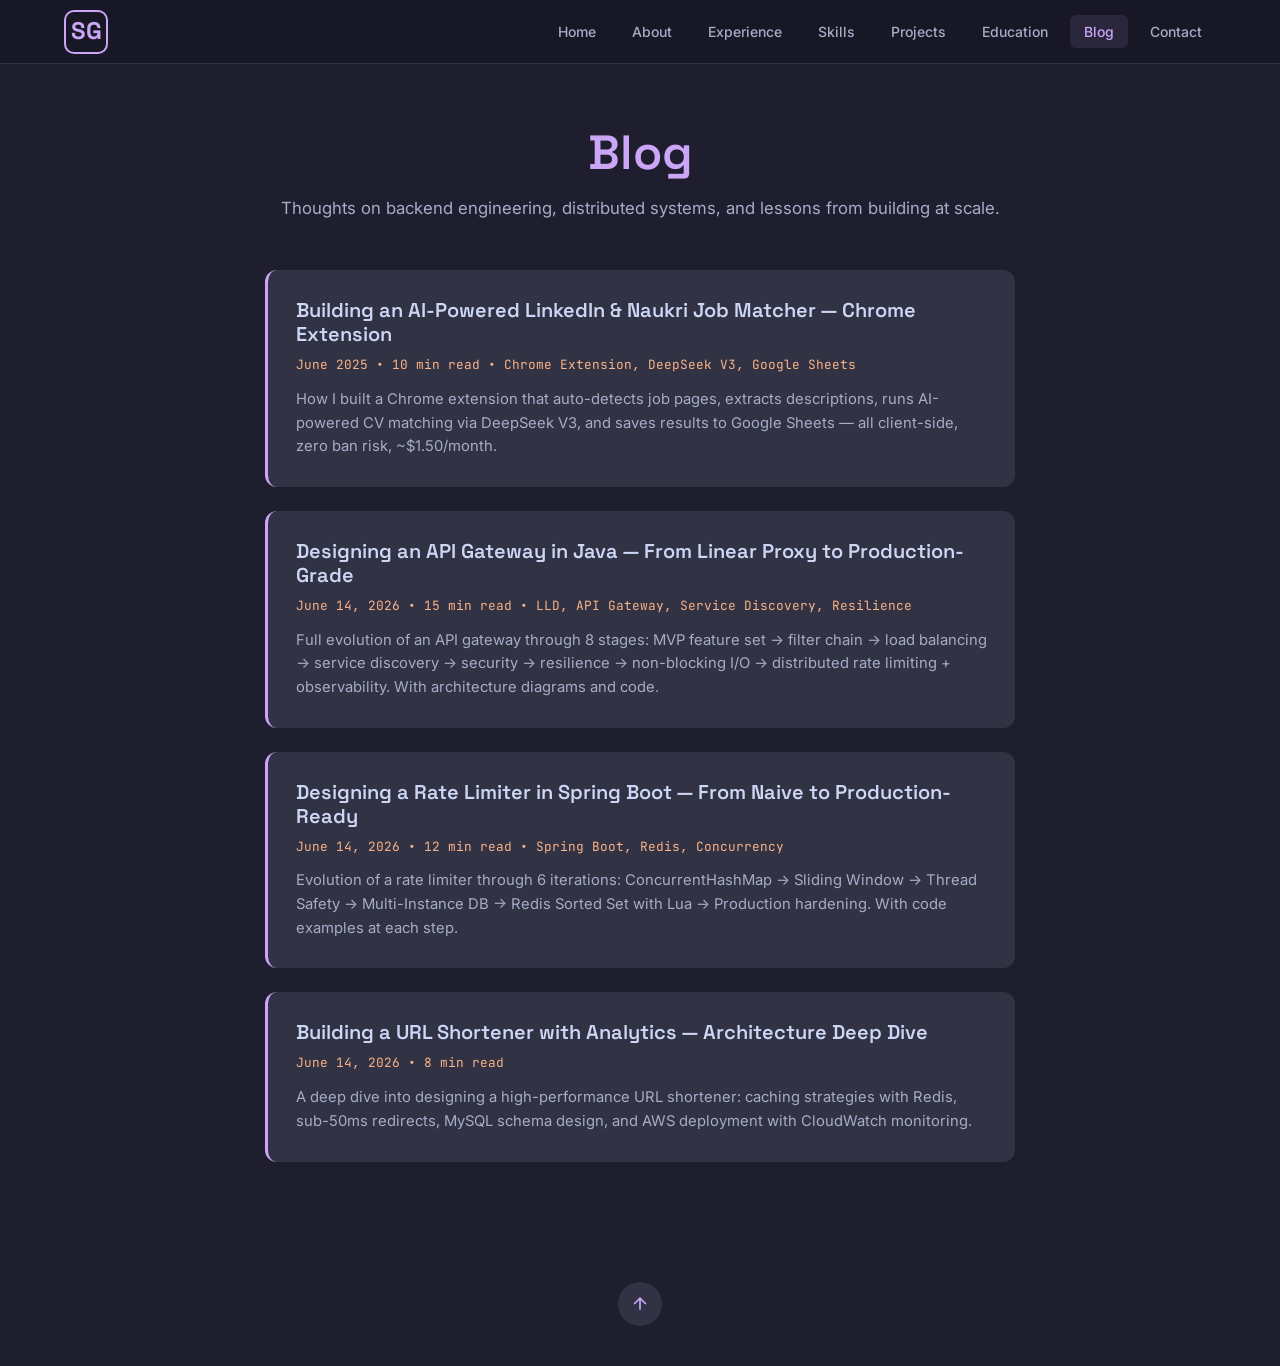
<file: blogs/index.html>
<!DOCTYPE html>
<html lang="en">
<head>
    <meta charset="UTF-8">
    <meta name="viewport" content="width=device-width, initial-scale=1.0">
    <meta name="description" content="Sagar Gupta — Blog on Backend Engineering, Distributed Systems, and building at scale.">
    <meta property="og:title" content="Sagar Gupta — Blog">
    <meta property="og:description" content="Thoughts on backend engineering, distributed systems, and lessons from building at scale.">
    <meta property="og:type" content="website">
    <title>Blog — Sagar Gupta</title>

    <link rel="icon" type="image/svg+xml" href="../assets/favicon.svg">

    <link rel="preconnect" href="https://fonts.googleapis.com">
    <link rel="preconnect" href="https://fonts.gstatic.com" crossorigin>
    <link href="https://fonts.googleapis.com/css2?family=Inter:wght@300;400;500;600;700&family=Space+Grotesk:wght@400;500;600;700&family=JetBrains+Mono:wght@400;500&display=swap" rel="stylesheet">

    <link rel="stylesheet" href="../styles/main.css">
    <link rel="stylesheet" href="../styles/blog.css">
</head>
<body>

    <!-- Navigation -->
    <nav class="navbar scrolled" id="navbar">
        <div class="nav-container container">
            <a href="../#hero" class="nav-logo">SG</a>
            <ul class="nav-links">
                <li><a href="../#hero" class="nav-link">Home</a></li>
                <li><a href="../#about" class="nav-link">About</a></li>
                <li><a href="../#experience" class="nav-link">Experience</a></li>
                <li><a href="../#skills" class="nav-link">Skills</a></li>
                <li><a href="../#projects" class="nav-link">Projects</a></li>
                <li><a href="../#education" class="nav-link">Education</a></li>
                <li><a href="/blogs/" class="nav-link active">Blog</a></li>
                <li><a href="../#contact" class="nav-link">Contact</a></li>
            </ul>
        </div>
    </nav>

    <!-- Blog Listing -->
    <section class="blog-page">
        <div class="container">
            <div class="blog-page-header">
                <h1>Blog</h1>
                <p>Thoughts on backend engineering, distributed systems, and lessons from building at scale.</p>
            </div>
            <div class="blog-list">

                <a href="/blogs/job-matcher-chrome-extension/" class="blog-post-card">
                    <h2>Building an AI-Powered LinkedIn & Naukri Job Matcher — Chrome Extension</h2>
                    <div class="blog-post-meta">June 2025 &bull; 10 min read &bull; Chrome Extension, DeepSeek V3, Google Sheets</div>
                    <p>How I built a Chrome extension that auto-detects job pages, extracts descriptions, runs AI-powered CV matching via DeepSeek V3, and saves results to Google Sheets — all client-side, zero ban risk, ~$1.50/month.</p>
                </a>

                <a href="/blogs/api-gateway-design/" class="blog-post-card">
                    <h2>Designing an API Gateway in Java — From Linear Proxy to Production-Grade</h2>
                    <div class="blog-post-meta">June 14, 2026 &bull; 15 min read &bull; LLD, API Gateway, Service Discovery, Resilience</div>
                    <p>Full evolution of an API gateway through 8 stages: MVP feature set → filter chain → load balancing → service discovery → security → resilience → non-blocking I/O → distributed rate limiting + observability. With architecture diagrams and code.</p>
                </a>

                <a href="/blogs/rate-limiter-design/" class="blog-post-card">
                    <h2>Designing a Rate Limiter in Spring Boot — From Naive to Production-Ready</h2>
                    <div class="blog-post-meta">June 14, 2026 &bull; 12 min read &bull; Spring Boot, Redis, Concurrency</div>
                    <p>Evolution of a rate limiter through 6 iterations: ConcurrentHashMap → Sliding Window → Thread Safety → Multi-Instance DB → Redis Sorted Set with Lua → Production hardening. With code examples at each step.</p>
                </a>

                <a href="/blogs/url-shortener-deep-dive/" class="blog-post-card">
                    <h2>Building a URL Shortener with Analytics — Architecture Deep Dive</h2>
                    <div class="blog-post-meta">June 14, 2026 &bull; 8 min read</div>
                    <p>A deep dive into designing a high-performance URL shortener: caching strategies with Redis, sub-50ms redirects, MySQL schema design, and AWS deployment with CloudWatch monitoring.</p>
                </a>

            </div>
        </div>
    </section>

    <!-- Back to Top -->
    <div class="back-to-top-wrapper">
        <a href="#" class="back-to-top" aria-label="Back to top">
            <svg width="20" height="20" viewBox="0 0 24 24" fill="none" stroke="currentColor" stroke-width="2">
                <path d="M12 19V5M5 12l7-7 7 7"/>
            </svg>
        </a>
    </div>

</body>
</html>
</file>
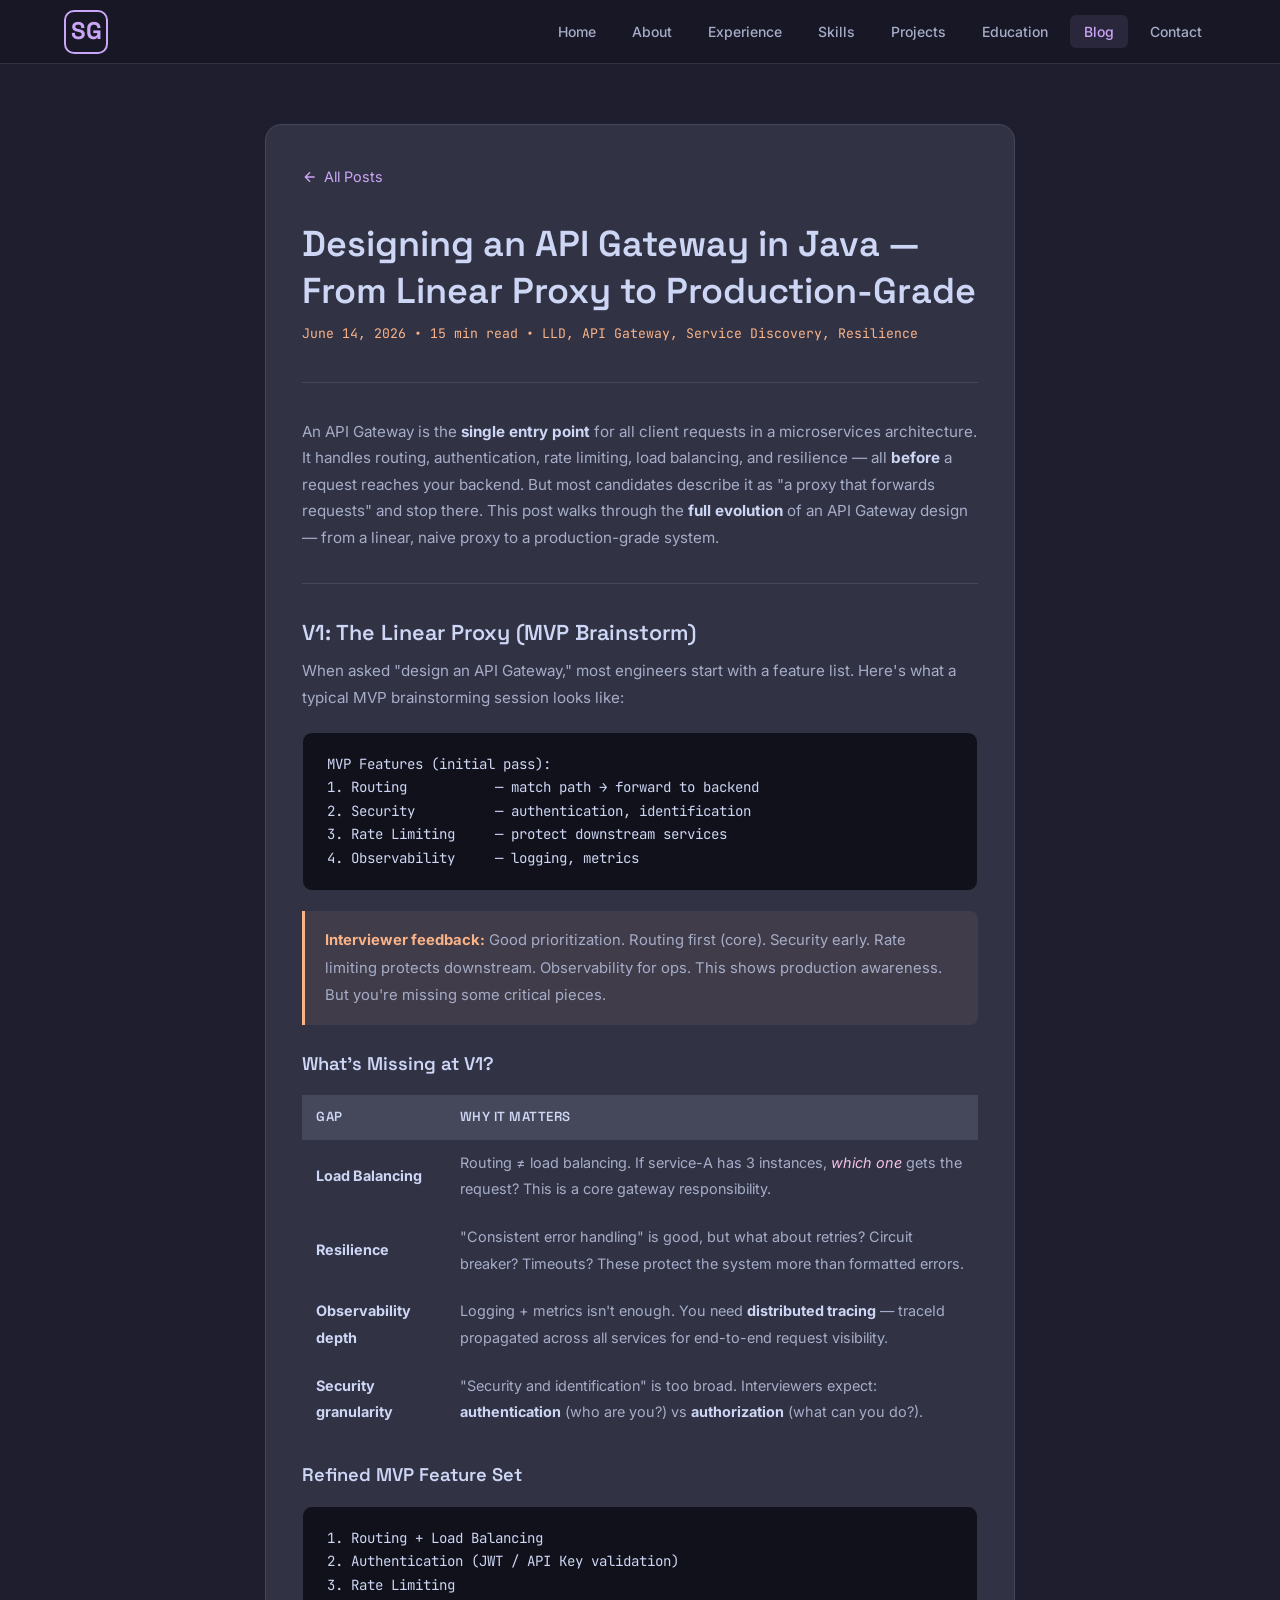
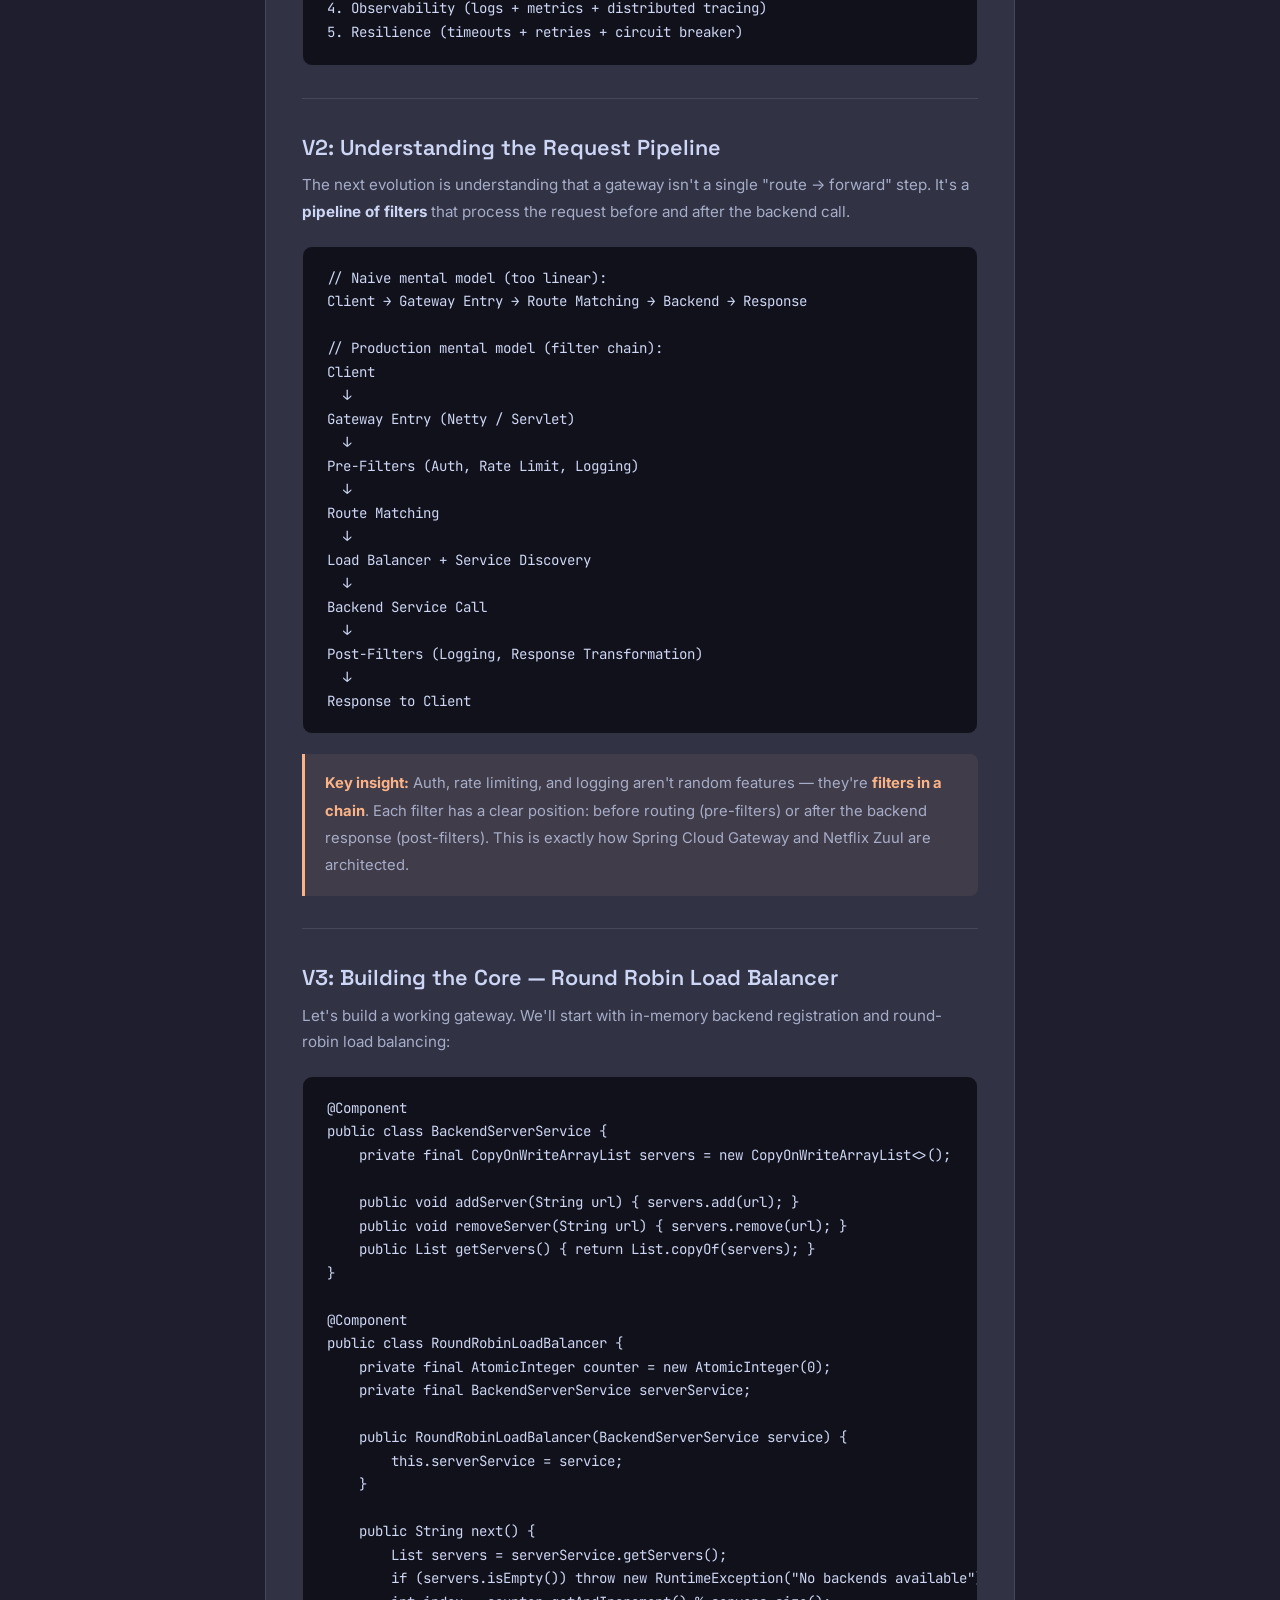
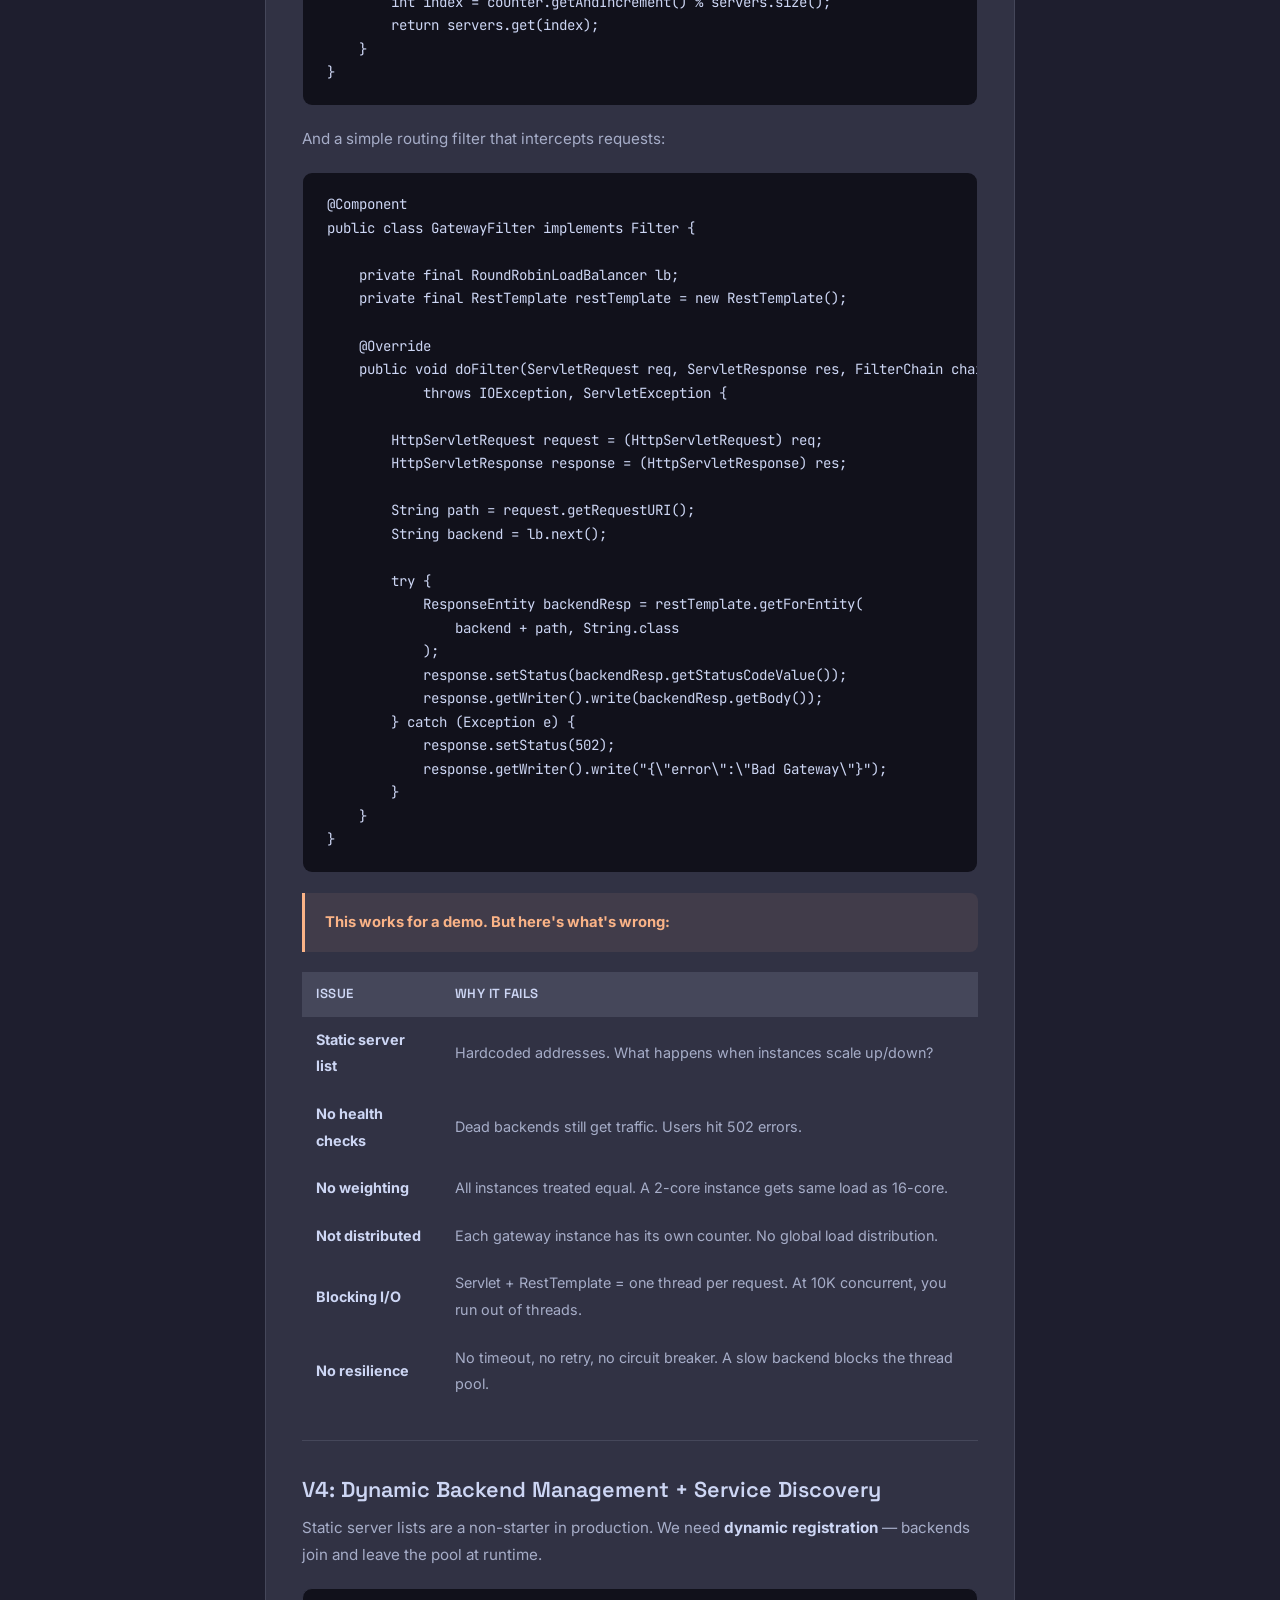
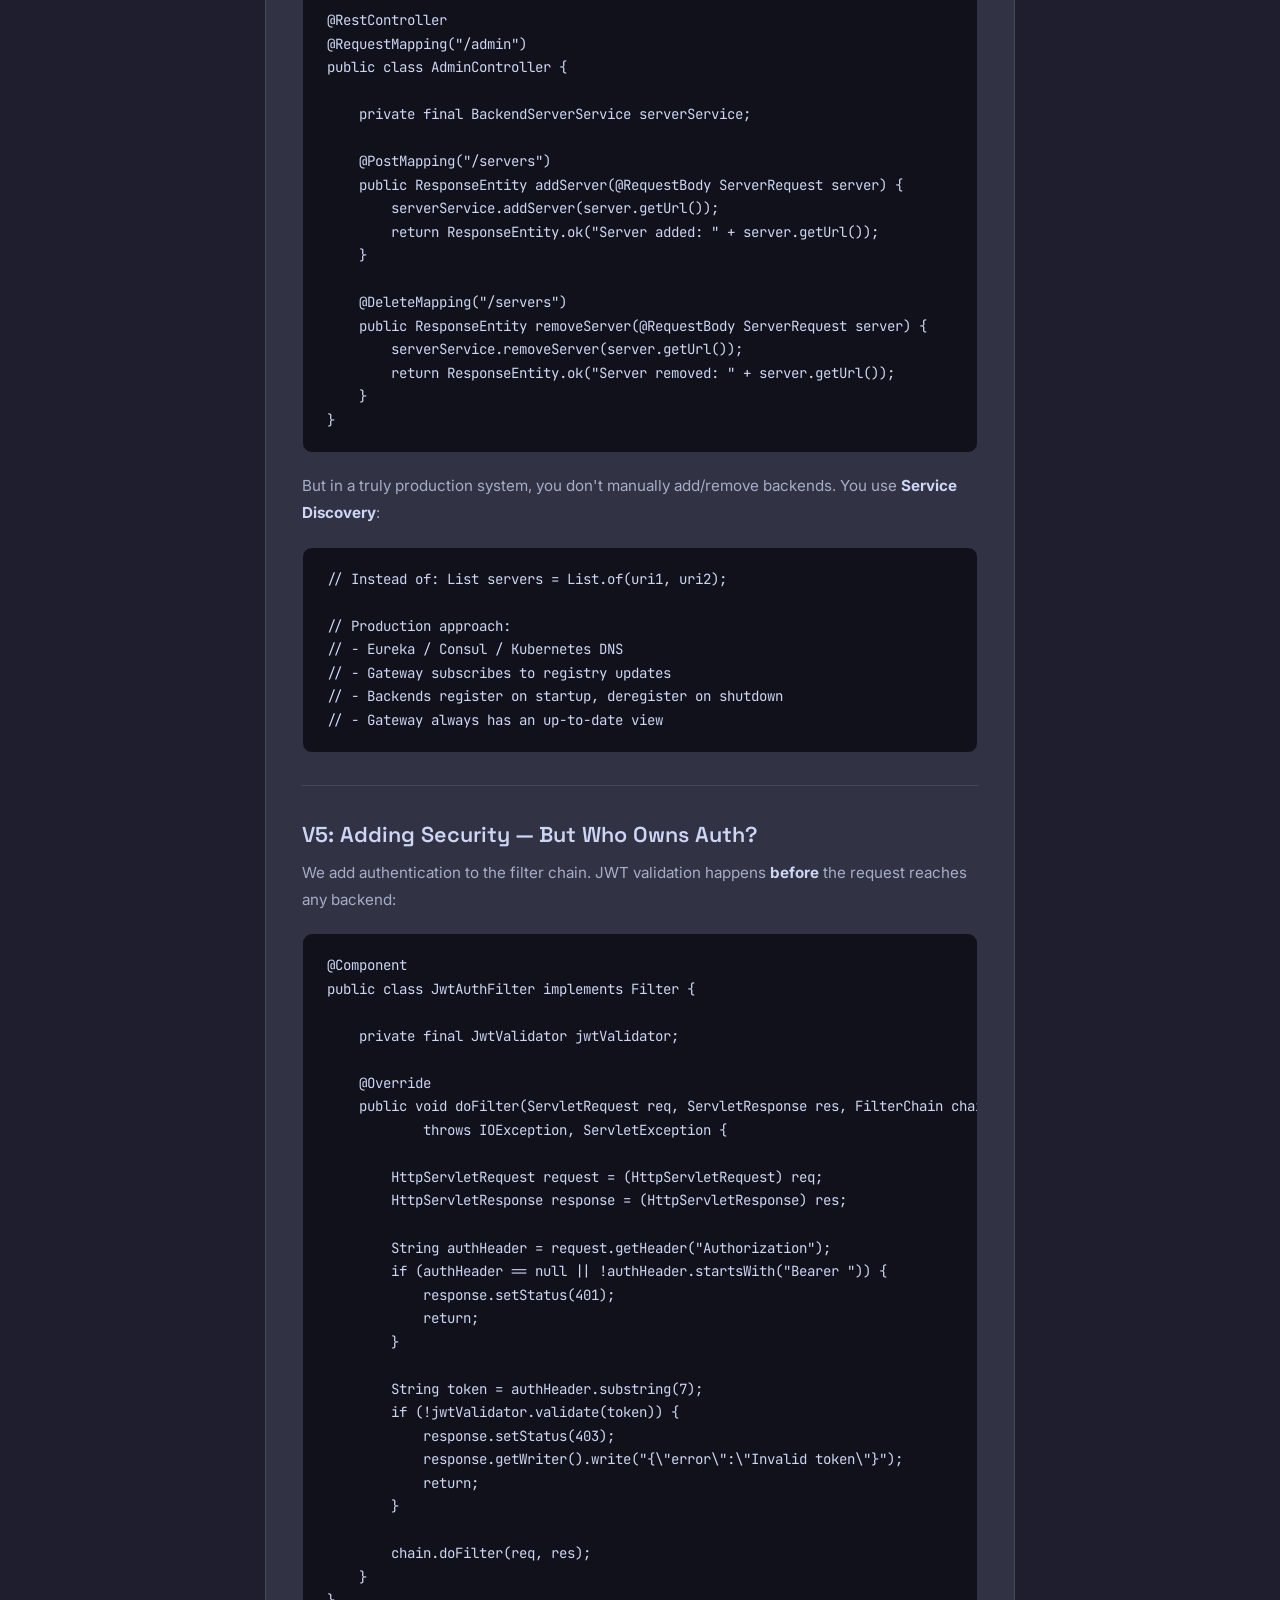
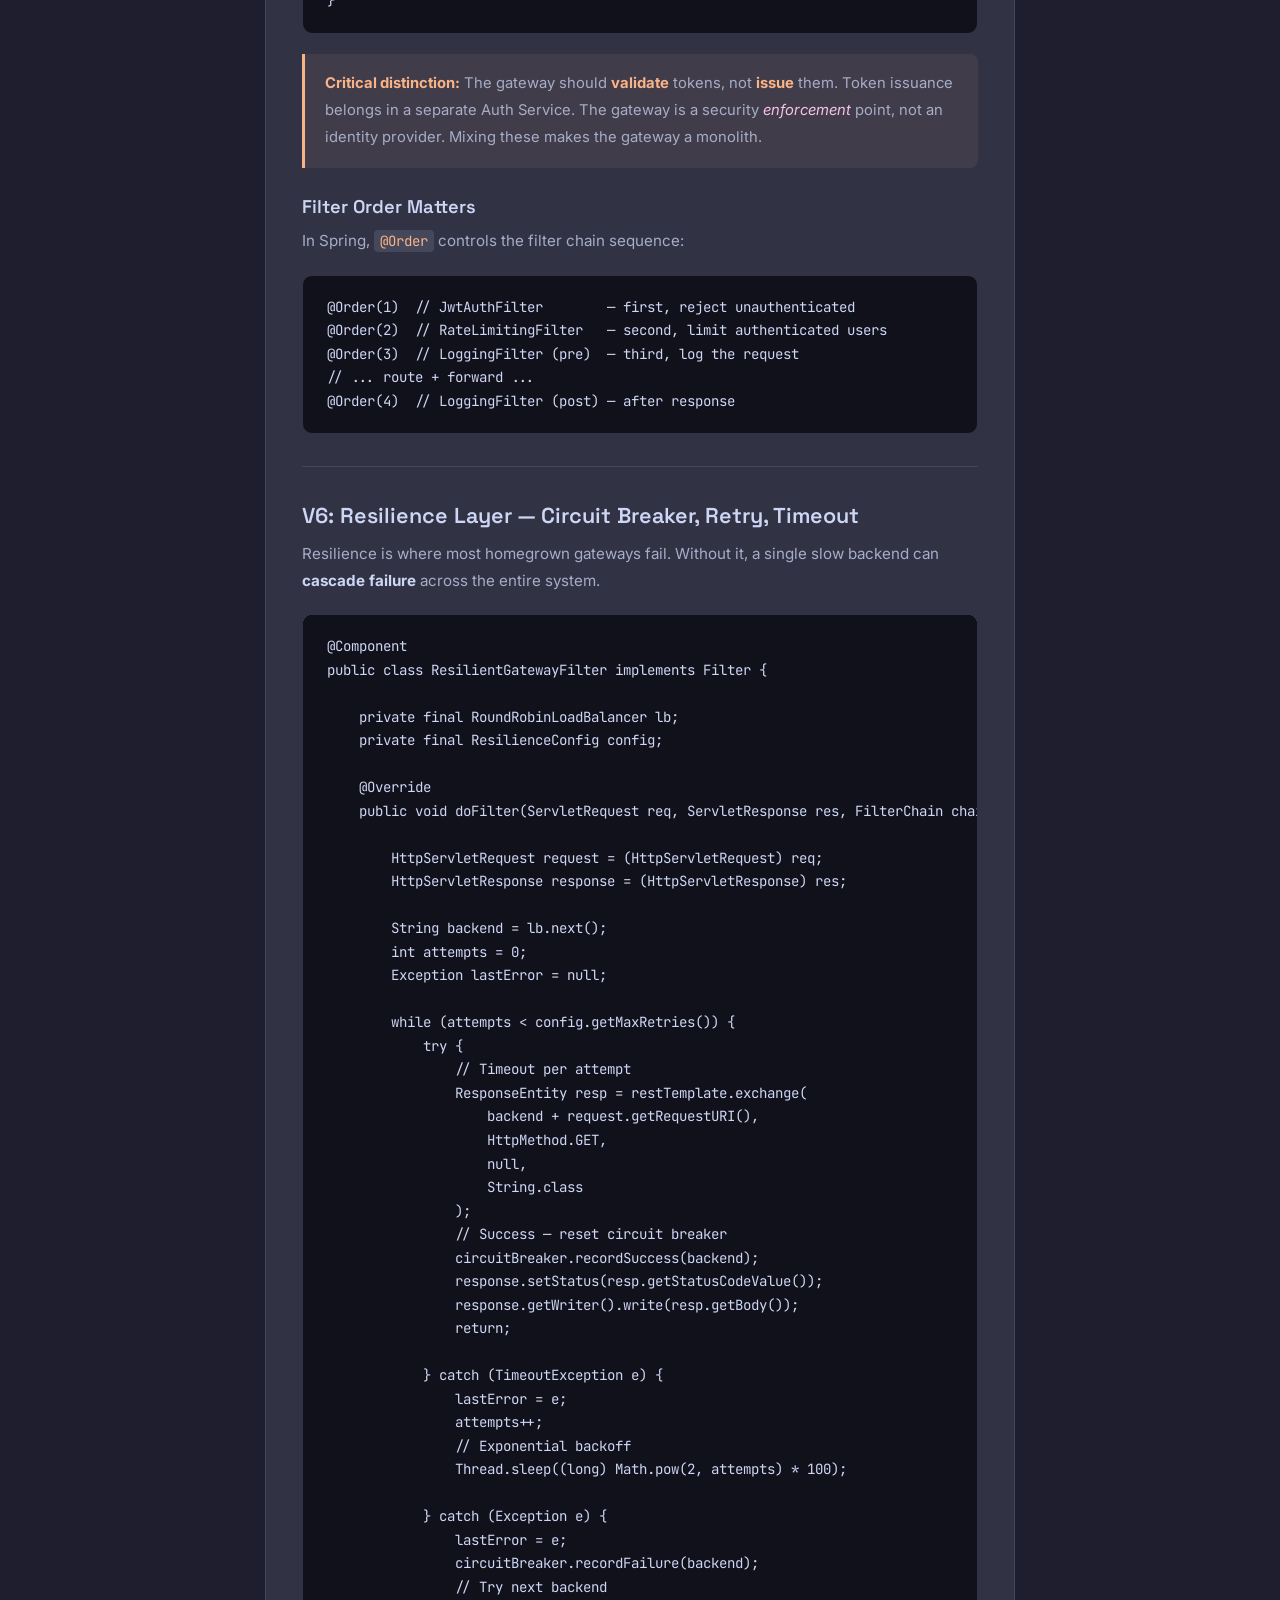
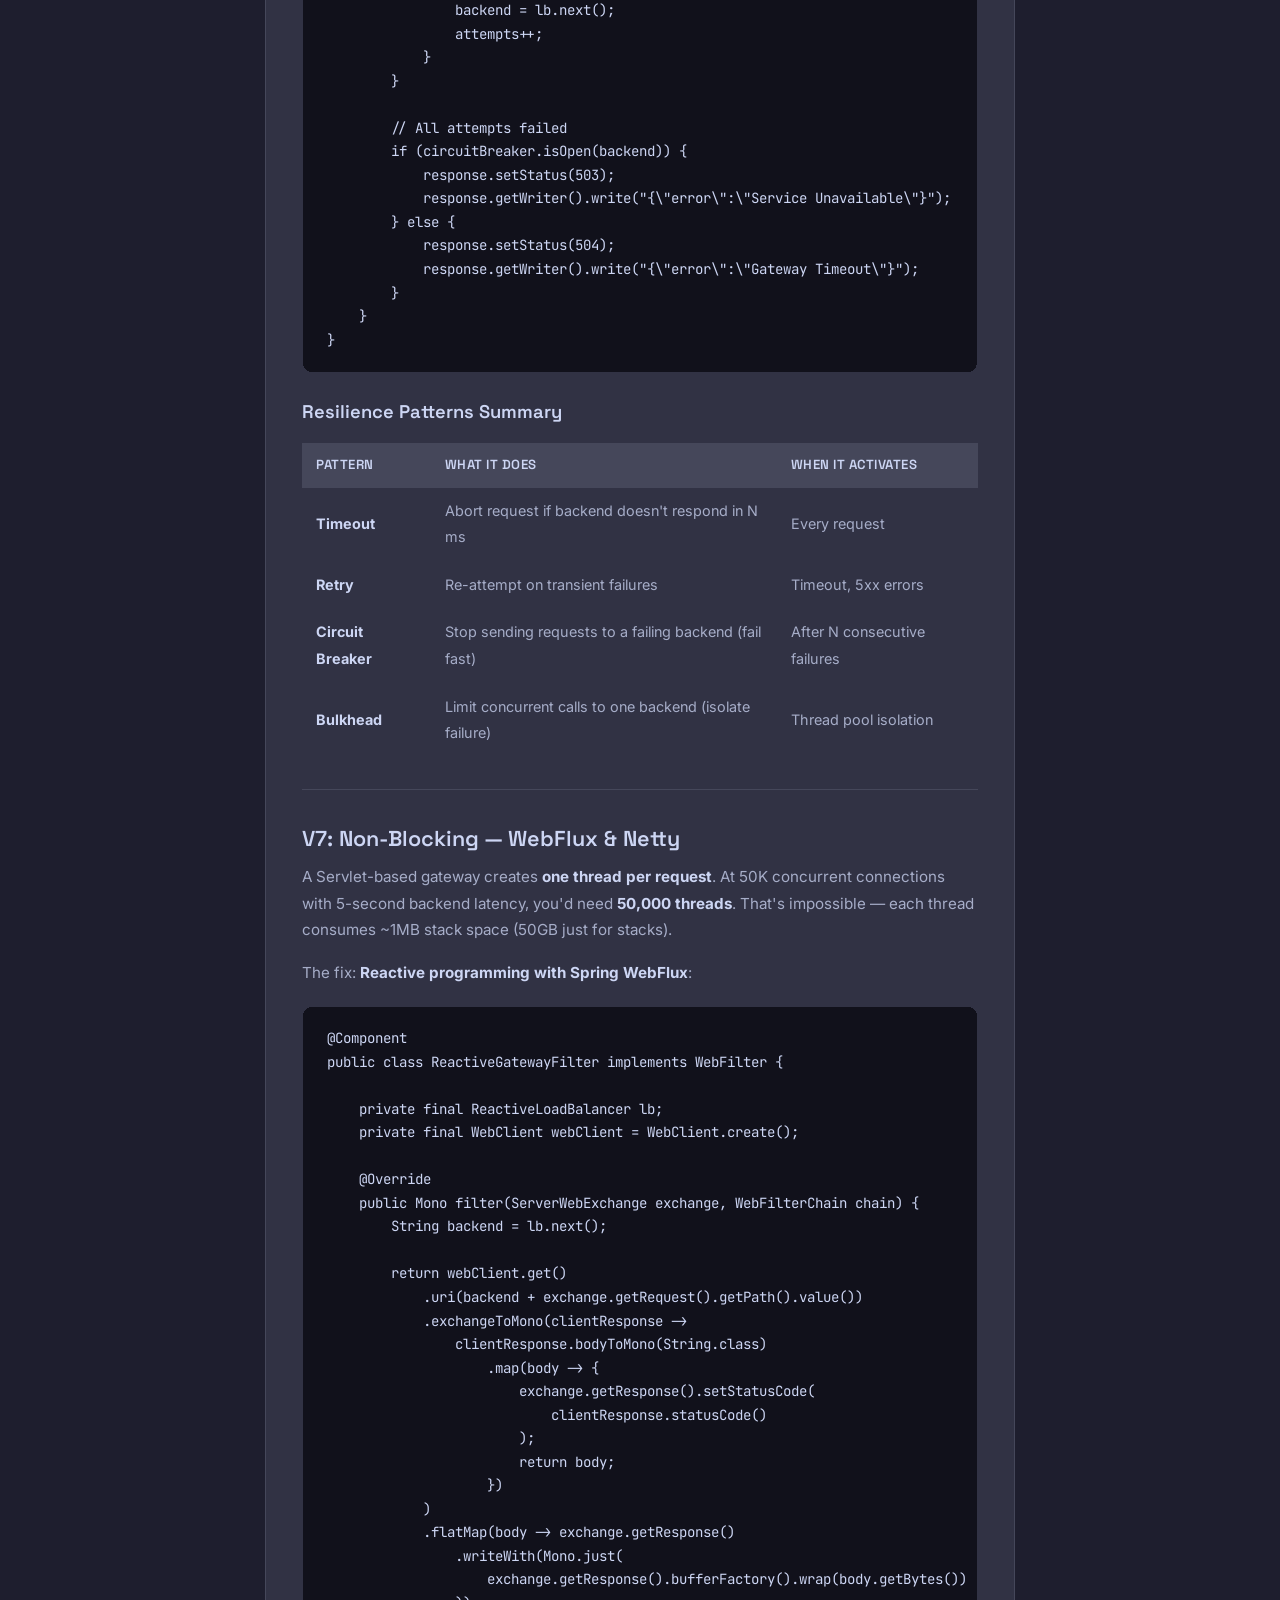
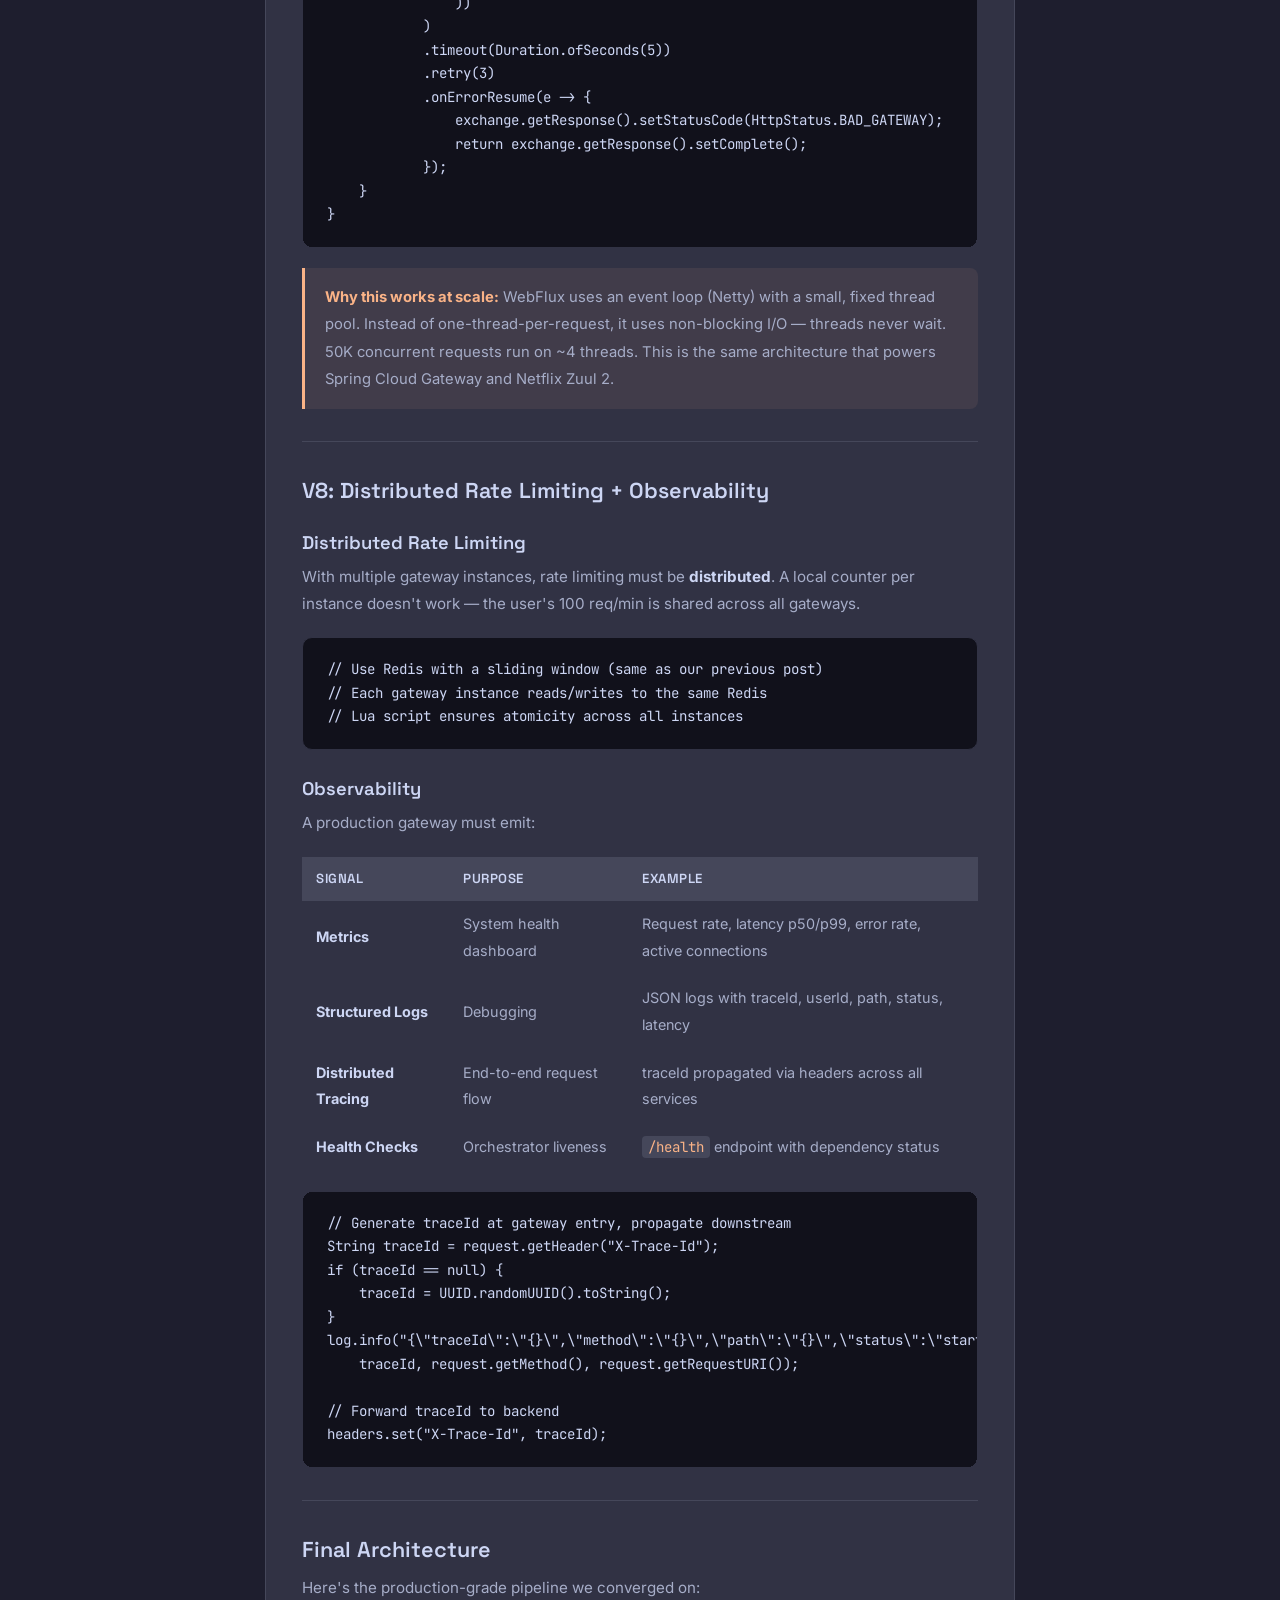
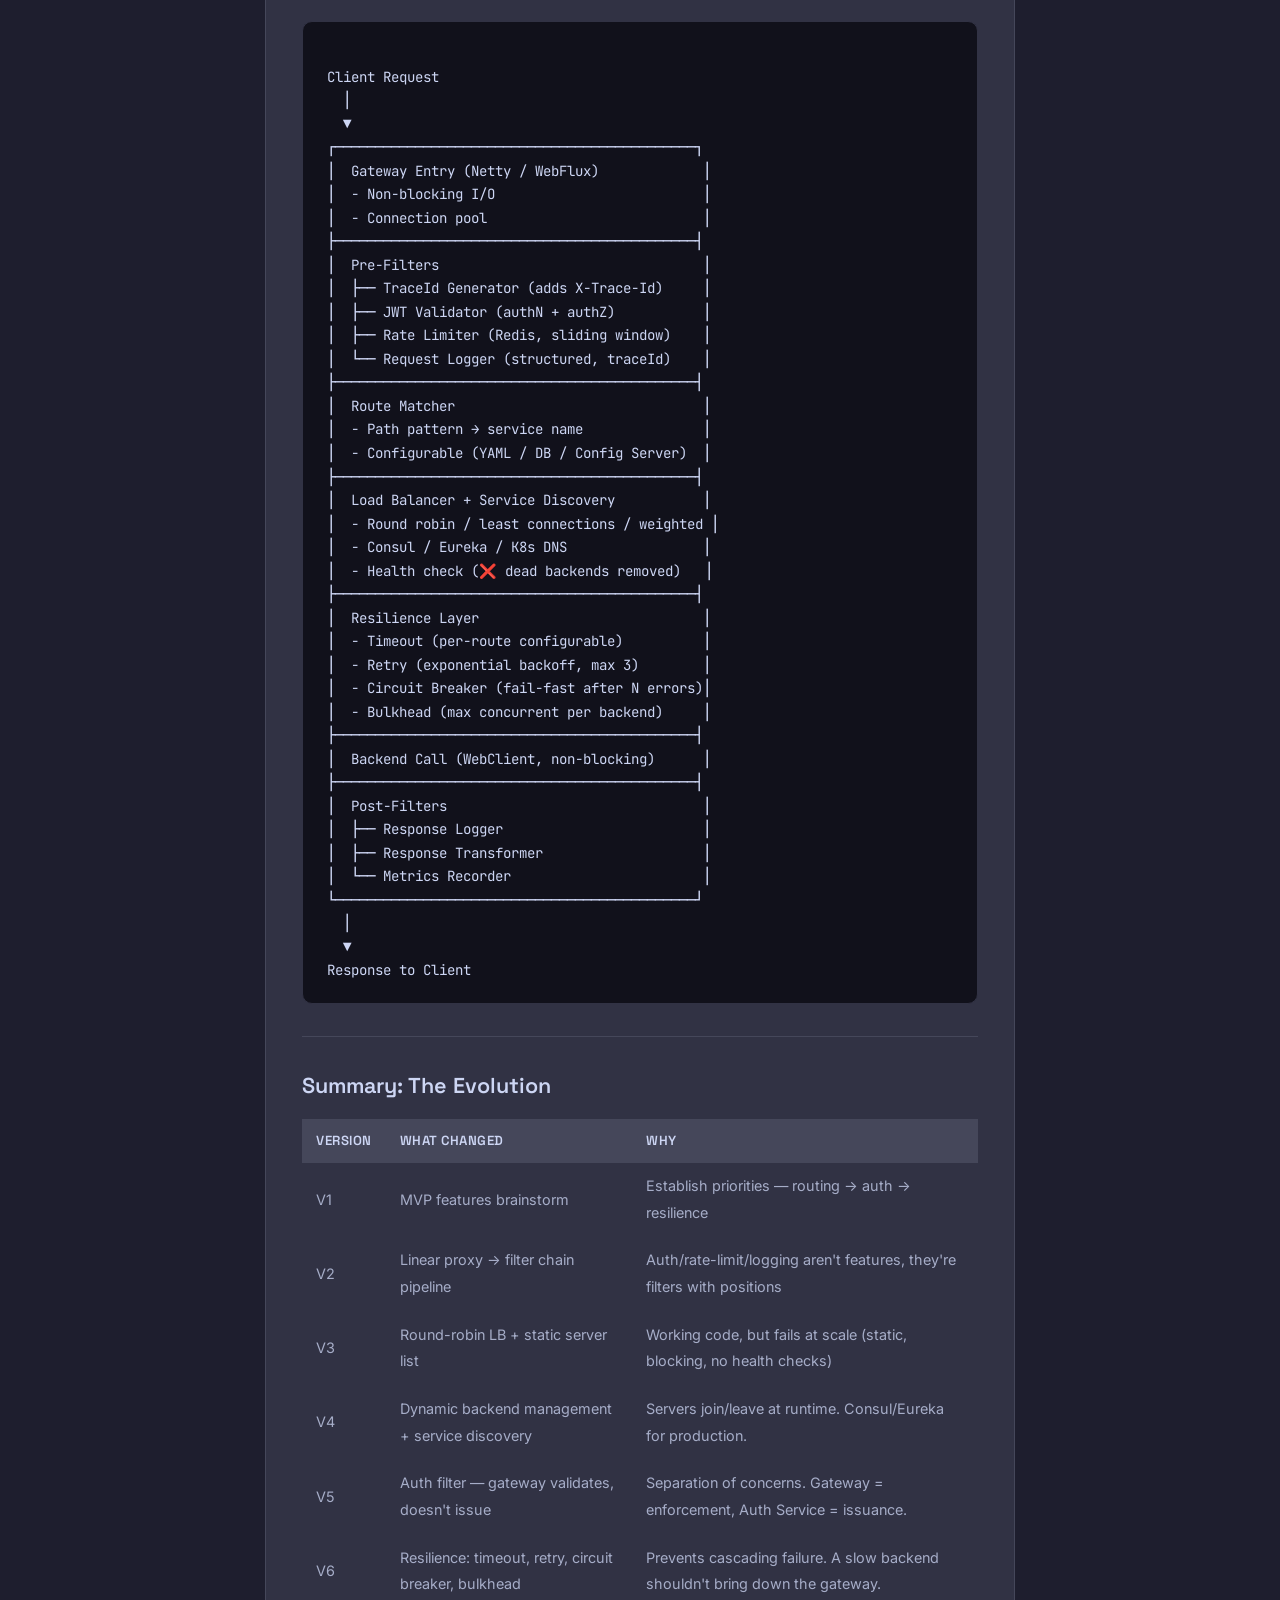
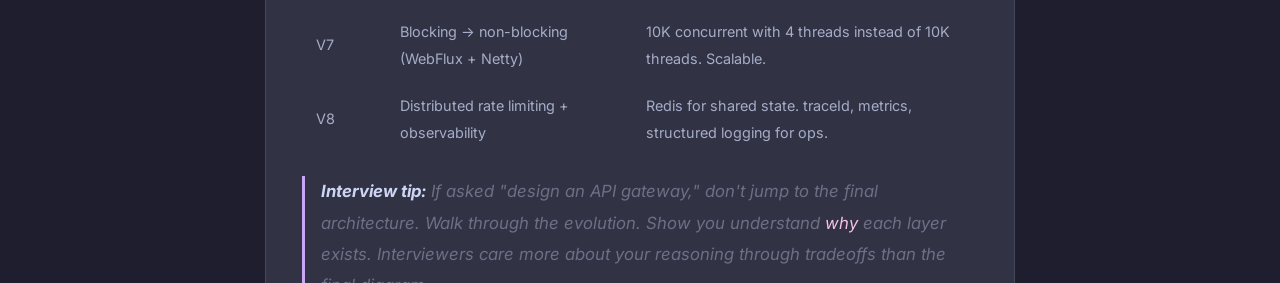
<file: blogs/api-gateway-design/index.html>
<!DOCTYPE html>
<html lang="en">
<head>
    <meta charset="UTF-8">
    <meta name="viewport" content="width=device-width, initial-scale=1.0">
    <meta name="description" content="Designing an API Gateway in Java — from linear proxy to production-grade filter chain with service discovery, load balancing, resilience, and observability.">
    <meta property="og:title" content="Designing an API Gateway in Java — From Linear Proxy to Production-Grade">
    <meta property="og:description" content="Step-by-step evolution: routing → filter chain → load balancing → service discovery → circuit breaker → observability. With architecture diagrams and code.">
    <meta property="og:type" content="article">
    <title>Designing an API Gateway in Java — From Linear Proxy to Production-Grade</title>

    <link rel="icon" type="image/svg+xml" href="../../assets/favicon.svg">
    <link rel="preconnect" href="https://fonts.googleapis.com">
    <link rel="preconnect" href="https://fonts.gstatic.com" crossorigin>
    <link href="https://fonts.googleapis.com/css2?family=Inter:wght@300;400;500;600;700&family=Space+Grotesk:wght@400;500;600;700&family=JetBrains+Mono:wght@400;500&display=swap" rel="stylesheet">

    <link rel="stylesheet" href="../../styles/main.css">
    <link rel="stylesheet" href="../../styles/blog.css">
</head>
<body>

    <nav class="navbar scrolled" id="navbar">
        <div class="nav-container container">
            <a href="../../#hero" class="nav-logo">SG</a>
            <ul class="nav-links">
                <li><a href="../../#hero" class="nav-link">Home</a></li>
                <li><a href="../../#about" class="nav-link">About</a></li>
                <li><a href="../../#experience" class="nav-link">Experience</a></li>
                <li><a href="../../#skills" class="nav-link">Skills</a></li>
                <li><a href="../../#projects" class="nav-link">Projects</a></li>
                <li><a href="../../#education" class="nav-link">Education</a></li>
                <li><a href="/blogs/" class="nav-link active">Blog</a></li>
                <li><a href="../../#contact" class="nav-link">Contact</a></li>
            </ul>
        </div>
    </nav>

    <section class="blog-page">
        <div class="container">
            <article class="blog-post">
                <a href="/blogs/" class="back-link">
                    <svg width="16" height="16" viewBox="0 0 24 24" fill="none" stroke="currentColor" stroke-width="2">
                        <path d="M19 12H5M12 19l-7-7 7-7"/>
                    </svg>
                    All Posts
                </a>

                <header class="blog-post-header">
                    <h1>Designing an API Gateway in Java — From Linear Proxy to Production-Grade</h1>
                    <div class="blog-post-meta">June 14, 2026 &bull; 15 min read &bull; LLD, API Gateway, Service Discovery, Resilience</div>
                </header>

                <div class="blog-post-body">

                    <p>An API Gateway is the <strong>single entry point</strong> for all client requests in a microservices architecture. It handles routing, authentication, rate limiting, load balancing, and resilience — all <strong>before</strong> a request reaches your backend. But most candidates describe it as "a proxy that forwards requests" and stop there. This post walks through the <strong>full evolution</strong> of an API Gateway design — from a linear, naive proxy to a production-grade system.</p>

                    <hr>

                    <h2>V1: The Linear Proxy (MVP Brainstorm)</h2>

                    <p>When asked "design an API Gateway," most engineers start with a feature list. Here's what a typical MVP brainstorming session looks like:</p>

                    <pre><code>MVP Features (initial pass):
1. Routing           — match path → forward to backend
2. Security          — authentication, identification
3. Rate Limiting     — protect downstream services
4. Observability     — logging, metrics</code></pre>

                    <div class="design-note">
                        <strong>Interviewer feedback:</strong> Good prioritization. Routing first (core). Security early. Rate limiting protects downstream. Observability for ops. This shows production awareness. But you're missing some critical pieces.
                    </div>

                    <h3>What's Missing at V1?</h3>

                    <table class="compare-table">
                        <tr><th>Gap</th><th>Why It Matters</th></tr>
                        <tr><td><strong>Load Balancing</strong></td><td>Routing ≠ load balancing. If service-A has 3 instances, <em>which one</em> gets the request? This is a core gateway responsibility.</td></tr>
                        <tr><td><strong>Resilience</strong></td><td>"Consistent error handling" is good, but what about retries? Circuit breaker? Timeouts? These protect the system more than formatted errors.</td></tr>
                        <tr><td><strong>Observability depth</strong></td><td>Logging + metrics isn't enough. You need <strong>distributed tracing</strong> — traceId propagated across all services for end-to-end request visibility.</td></tr>
                        <tr><td><strong>Security granularity</strong></td><td>"Security and identification" is too broad. Interviewers expect: <strong>authentication</strong> (who are you?) vs <strong>authorization</strong> (what can you do?).</td></tr>
                    </table>

                    <h3>Refined MVP Feature Set</h3>
                    <pre><code>1. Routing + Load Balancing
2. Authentication (JWT / API Key validation)
3. Rate Limiting
4. Observability (logs + metrics + distributed tracing)
5. Resilience (timeouts + retries + circuit breaker)</code></pre>

                    <hr>

                    <h2>V2: Understanding the Request Pipeline</h2>

                    <p>The next evolution is understanding that a gateway isn't a single "route → forward" step. It's a <strong>pipeline of filters</strong> that process the request before and after the backend call.</p>

                    <pre><code>// Naive mental model (too linear):
Client → Gateway Entry → Route Matching → Backend → Response

// Production mental model (filter chain):
Client
  ↓
Gateway Entry (Netty / Servlet)
  ↓
Pre-Filters (Auth, Rate Limit, Logging)
  ↓
Route Matching
  ↓
Load Balancer + Service Discovery
  ↓
Backend Service Call
  ↓
Post-Filters (Logging, Response Transformation)
  ↓
Response to Client</code></pre>

                    <div class="design-note">
                        <strong>Key insight:</strong> Auth, rate limiting, and logging aren't random features — they're <strong>filters in a chain</strong>. Each filter has a clear position: before routing (pre-filters) or after the backend response (post-filters). This is exactly how Spring Cloud Gateway and Netflix Zuul are architected.
                    </div>

                    <hr>

                    <h2>V3: Building the Core — Round Robin Load Balancer</h2>

                    <p>Let's build a working gateway. We'll start with in-memory backend registration and round-robin load balancing:</p>

                    <pre><code>@Component
public class BackendServerService {
    private final CopyOnWriteArrayList<String> servers = new CopyOnWriteArrayList<>();

    public void addServer(String url) { servers.add(url); }
    public void removeServer(String url) { servers.remove(url); }
    public List<String> getServers() { return List.copyOf(servers); }
}

@Component
public class RoundRobinLoadBalancer {
    private final AtomicInteger counter = new AtomicInteger(0);
    private final BackendServerService serverService;

    public RoundRobinLoadBalancer(BackendServerService service) {
        this.serverService = service;
    }

    public String next() {
        List<String> servers = serverService.getServers();
        if (servers.isEmpty()) throw new RuntimeException("No backends available");
        int index = counter.getAndIncrement() % servers.size();
        return servers.get(index);
    }
}</code></pre>

                    <p>And a simple routing filter that intercepts requests:</p>

                    <pre><code>@Component
public class GatewayFilter implements Filter {

    private final RoundRobinLoadBalancer lb;
    private final RestTemplate restTemplate = new RestTemplate();

    @Override
    public void doFilter(ServletRequest req, ServletResponse res, FilterChain chain)
            throws IOException, ServletException {

        HttpServletRequest request = (HttpServletRequest) req;
        HttpServletResponse response = (HttpServletResponse) res;

        String path = request.getRequestURI();
        String backend = lb.next();

        try {
            ResponseEntity<String> backendResp = restTemplate.getForEntity(
                backend + path, String.class
            );
            response.setStatus(backendResp.getStatusCodeValue());
            response.getWriter().write(backendResp.getBody());
        } catch (Exception e) {
            response.setStatus(502);
            response.getWriter().write("{\"error\":\"Bad Gateway\"}");
        }
    }
}</code></pre>

                    <div class="design-note">
                        <strong>This works for a demo. But here's what's wrong:</strong>
                    </div>

                    <table class="compare-table">
                        <tr><th>Issue</th><th>Why It Fails</th></tr>
                        <tr><td><strong>Static server list</strong></td><td>Hardcoded addresses. What happens when instances scale up/down?</td></tr>
                        <tr><td><strong>No health checks</strong></td><td>Dead backends still get traffic. Users hit 502 errors.</td></tr>
                        <tr><td><strong>No weighting</strong></td><td>All instances treated equal. A 2-core instance gets same load as 16-core.</td></tr>
                        <tr><td><strong>Not distributed</strong></td><td>Each gateway instance has its own counter. No global load distribution.</td></tr>
                        <tr><td><strong>Blocking I/O</strong></td><td>Servlet + RestTemplate = one thread per request. At 10K concurrent, you run out of threads.</td></tr>
                        <tr><td><strong>No resilience</strong></td><td>No timeout, no retry, no circuit breaker. A slow backend blocks the thread pool.</td></tr>
                    </table>

                    <hr>

                    <h2>V4: Dynamic Backend Management + Service Discovery</h2>

                    <p>Static server lists are a non-starter in production. We need <strong>dynamic registration</strong> — backends join and leave the pool at runtime.</p>

                    <pre><code>@RestController
@RequestMapping("/admin")
public class AdminController {

    private final BackendServerService serverService;

    @PostMapping("/servers")
    public ResponseEntity<String> addServer(@RequestBody ServerRequest server) {
        serverService.addServer(server.getUrl());
        return ResponseEntity.ok("Server added: " + server.getUrl());
    }

    @DeleteMapping("/servers")
    public ResponseEntity<String> removeServer(@RequestBody ServerRequest server) {
        serverService.removeServer(server.getUrl());
        return ResponseEntity.ok("Server removed: " + server.getUrl());
    }
}</code></pre>

                    <p>But in a truly production system, you don't manually add/remove backends. You use <strong>Service Discovery</strong>:</p>

                    <pre><code>// Instead of: List<URI> servers = List.of(uri1, uri2);

// Production approach:
// - Eureka / Consul / Kubernetes DNS
// - Gateway subscribes to registry updates
// - Backends register on startup, deregister on shutdown
// - Gateway always has an up-to-date view</code></pre>

                    <hr>

                    <h2>V5: Adding Security — But Who Owns Auth?</h2>

                    <p>We add authentication to the filter chain. JWT validation happens <strong>before</strong> the request reaches any backend:</p>

                    <pre><code>@Component
public class JwtAuthFilter implements Filter {

    private final JwtValidator jwtValidator;

    @Override
    public void doFilter(ServletRequest req, ServletResponse res, FilterChain chain)
            throws IOException, ServletException {

        HttpServletRequest request = (HttpServletRequest) req;
        HttpServletResponse response = (HttpServletResponse) res;

        String authHeader = request.getHeader("Authorization");
        if (authHeader == null || !authHeader.startsWith("Bearer ")) {
            response.setStatus(401);
            return;
        }

        String token = authHeader.substring(7);
        if (!jwtValidator.validate(token)) {
            response.setStatus(403);
            response.getWriter().write("{\"error\":\"Invalid token\"}");
            return;
        }

        chain.doFilter(req, res);
    }
}</code></pre>

                    <div class="design-note">
                        <strong>Critical distinction:</strong> The gateway should <strong>validate</strong> tokens, not <strong>issue</strong> them. Token issuance belongs in a separate Auth Service. The gateway is a security <em>enforcement</em> point, not an identity provider. Mixing these makes the gateway a monolith.
                    </div>

                    <h3>Filter Order Matters</h3>
                    <p>In Spring, <code>@Order</code> controls the filter chain sequence:</p>

                    <pre><code>@Order(1)  // JwtAuthFilter        — first, reject unauthenticated
@Order(2)  // RateLimitingFilter   — second, limit authenticated users
@Order(3)  // LoggingFilter (pre)  — third, log the request
// ... route + forward ...
@Order(4)  // LoggingFilter (post) — after response</code></pre>

                    <hr>

                    <h2>V6: Resilience Layer — Circuit Breaker, Retry, Timeout</h2>

                    <p>Resilience is where most homegrown gateways fail. Without it, a single slow backend can <strong>cascade failure</strong> across the entire system.</p>

                    <pre><code>@Component
public class ResilientGatewayFilter implements Filter {

    private final RoundRobinLoadBalancer lb;
    private final ResilienceConfig config;

    @Override
    public void doFilter(ServletRequest req, ServletResponse res, FilterChain chain) {

        HttpServletRequest request = (HttpServletRequest) req;
        HttpServletResponse response = (HttpServletResponse) res;

        String backend = lb.next();
        int attempts = 0;
        Exception lastError = null;

        while (attempts < config.getMaxRetries()) {
            try {
                // Timeout per attempt
                ResponseEntity<String> resp = restTemplate.exchange(
                    backend + request.getRequestURI(),
                    HttpMethod.GET,
                    null,
                    String.class
                );
                // Success — reset circuit breaker
                circuitBreaker.recordSuccess(backend);
                response.setStatus(resp.getStatusCodeValue());
                response.getWriter().write(resp.getBody());
                return;

            } catch (TimeoutException e) {
                lastError = e;
                attempts++;
                // Exponential backoff
                Thread.sleep((long) Math.pow(2, attempts) * 100);

            } catch (Exception e) {
                lastError = e;
                circuitBreaker.recordFailure(backend);
                // Try next backend
                backend = lb.next();
                attempts++;
            }
        }

        // All attempts failed
        if (circuitBreaker.isOpen(backend)) {
            response.setStatus(503);
            response.getWriter().write("{\"error\":\"Service Unavailable\"}");
        } else {
            response.setStatus(504);
            response.getWriter().write("{\"error\":\"Gateway Timeout\"}");
        }
    }
}</code></pre>

                    <h3>Resilience Patterns Summary</h3>
                    <table class="compare-table">
                        <tr><th>Pattern</th><th>What It Does</th><th>When It Activates</th></tr>
                        <tr><td><strong>Timeout</strong></td><td>Abort request if backend doesn't respond in N ms</td><td>Every request</td></tr>
                        <tr><td><strong>Retry</strong></td><td>Re-attempt on transient failures</td><td>Timeout, 5xx errors</td></tr>
                        <tr><td><strong>Circuit Breaker</strong></td><td>Stop sending requests to a failing backend (fail fast)</td><td>After N consecutive failures</td></tr>
                        <tr><td><strong>Bulkhead</strong></td><td>Limit concurrent calls to one backend (isolate failure)</td><td>Thread pool isolation</td></tr>
                    </table>

                    <hr>

                    <h2>V7: Non-Blocking — WebFlux & Netty</h2>

                    <p>A Servlet-based gateway creates <strong>one thread per request</strong>. At 50K concurrent connections with 5-second backend latency, you'd need <strong>50,000 threads</strong>. That's impossible — each thread consumes ~1MB stack space (50GB just for stacks).</p>

                    <p>The fix: <strong>Reactive programming with Spring WebFlux</strong>:</p>

                    <pre><code>@Component
public class ReactiveGatewayFilter implements WebFilter {

    private final ReactiveLoadBalancer lb;
    private final WebClient webClient = WebClient.create();

    @Override
    public Mono<Void> filter(ServerWebExchange exchange, WebFilterChain chain) {
        String backend = lb.next();

        return webClient.get()
            .uri(backend + exchange.getRequest().getPath().value())
            .exchangeToMono(clientResponse ->
                clientResponse.bodyToMono(String.class)
                    .map(body -> {
                        exchange.getResponse().setStatusCode(
                            clientResponse.statusCode()
                        );
                        return body;
                    })
            )
            .flatMap(body -> exchange.getResponse()
                .writeWith(Mono.just(
                    exchange.getResponse().bufferFactory().wrap(body.getBytes())
                ))
            )
            .timeout(Duration.ofSeconds(5))
            .retry(3)
            .onErrorResume(e -> {
                exchange.getResponse().setStatusCode(HttpStatus.BAD_GATEWAY);
                return exchange.getResponse().setComplete();
            });
    }
}</code></pre>

                    <div class="design-note">
                        <strong>Why this works at scale:</strong> WebFlux uses an event loop (Netty) with a small, fixed thread pool. Instead of one-thread-per-request, it uses non-blocking I/O — threads never wait. 50K concurrent requests run on ~4 threads. This is the same architecture that powers Spring Cloud Gateway and Netflix Zuul 2.
                    </div>

                    <hr>

                    <h2>V8: Distributed Rate Limiting + Observability</h2>

                    <h3>Distributed Rate Limiting</h3>
                    <p>With multiple gateway instances, rate limiting must be <strong>distributed</strong>. A local counter per instance doesn't work — the user's 100 req/min is shared across all gateways.</p>

                    <pre><code>// Use Redis with a sliding window (same as our previous post)
// Each gateway instance reads/writes to the same Redis
// Lua script ensures atomicity across all instances</code></pre>

                    <h3>Observability</h3>
                    <p>A production gateway must emit:</p>

                    <table class="compare-table">
                        <tr><th>Signal</th><th>Purpose</th><th>Example</th></tr>
                        <tr><td><strong>Metrics</strong></td><td>System health dashboard</td><td>Request rate, latency p50/p99, error rate, active connections</td></tr>
                        <tr><td><strong>Structured Logs</strong></td><td>Debugging</td><td>JSON logs with traceId, userId, path, status, latency</td></tr>
                        <tr><td><strong>Distributed Tracing</strong></td><td>End-to-end request flow</td><td>traceId propagated via headers across all services</td></tr>
                        <tr><td><strong>Health Checks</strong></td><td>Orchestrator liveness</td><td><code>/health</code> endpoint with dependency status</td></tr>
                    </table>

                    <pre><code>// Generate traceId at gateway entry, propagate downstream
String traceId = request.getHeader("X-Trace-Id");
if (traceId == null) {
    traceId = UUID.randomUUID().toString();
}
log.info("{\"traceId\":\"{}\",\"method\":\"{}\",\"path\":\"{}\",\"status\":\"started\"}",
    traceId, request.getMethod(), request.getRequestURI());

// Forward traceId to backend
headers.set("X-Trace-Id", traceId);</code></pre>

                    <hr>

                    <h2>Final Architecture</h2>

                    <p>Here's the production-grade pipeline we converged on:</p>

                    <pre><code>
Client Request
  │
  ▼
┌─────────────────────────────────────────────┐
│  Gateway Entry (Netty / WebFlux)             │
│  - Non-blocking I/O                          │
│  - Connection pool                           │
├─────────────────────────────────────────────┤
│  Pre-Filters                                 │
│  ├── TraceId Generator (adds X-Trace-Id)     │
│  ├── JWT Validator (authN + authZ)           │
│  ├── Rate Limiter (Redis, sliding window)    │
│  └── Request Logger (structured, traceId)    │
├─────────────────────────────────────────────┤
│  Route Matcher                               │
│  - Path pattern → service name               │
│  - Configurable (YAML / DB / Config Server)  │
├─────────────────────────────────────────────┤
│  Load Balancer + Service Discovery           │
│  - Round robin / least connections / weighted │
│  - Consul / Eureka / K8s DNS                 │
│  - Health check (❌ dead backends removed)   │
├─────────────────────────────────────────────┤
│  Resilience Layer                            │
│  - Timeout (per-route configurable)          │
│  - Retry (exponential backoff, max 3)        │
│  - Circuit Breaker (fail-fast after N errors)│
│  - Bulkhead (max concurrent per backend)     │
├─────────────────────────────────────────────┤
│  Backend Call (WebClient, non-blocking)      │
├─────────────────────────────────────────────┤
│  Post-Filters                                │
│  ├── Response Logger                         │
│  ├── Response Transformer                    │
│  └── Metrics Recorder                        │
└─────────────────────────────────────────────┘
  │
  ▼
Response to Client</code></pre>

                    <hr>

                    <h2>Summary: The Evolution</h2>

                    <table class="compare-table">
                        <tr><th>Version</th><th>What Changed</th><th>Why</th></tr>
                        <tr><td>V1</td><td>MVP features brainstorm</td><td>Establish priorities — routing → auth → resilience</td></tr>
                        <tr><td>V2</td><td>Linear proxy → filter chain pipeline</td><td>Auth/rate-limit/logging aren't features, they're filters with positions</td></tr>
                        <tr><td>V3</td><td>Round-robin LB + static server list</td><td>Working code, but fails at scale (static, blocking, no health checks)</td></tr>
                        <tr><td>V4</td><td>Dynamic backend management + service discovery</td><td>Servers join/leave at runtime. Consul/Eureka for production.</td></tr>
                        <tr><td>V5</td><td>Auth filter — gateway validates, doesn't issue</td><td>Separation of concerns. Gateway = enforcement, Auth Service = issuance.</td></tr>
                        <tr><td>V6</td><td>Resilience: timeout, retry, circuit breaker, bulkhead</td><td>Prevents cascading failure. A slow backend shouldn't bring down the gateway.</td></tr>
                        <tr><td>V7</td><td>Blocking → non-blocking (WebFlux + Netty)</td><td>10K concurrent with 4 threads instead of 10K threads. Scalable.</td></tr>
                        <tr><td>V8</td><td>Distributed rate limiting + observability</td><td>Redis for shared state. traceId, metrics, structured logging for ops.</td></tr>
                    </table>

                    <blockquote>
                        <strong>Interview tip:</strong> If asked "design an API gateway," don't jump to the final architecture. Walk through the evolution. Show you understand <em>why</em> each layer exists. Interviewers care more about your reasoning through tradeoffs than the final diagram.
                    </blockquote>

                </div>
            </article>
        </div>
    </section>

    <!-- Back to Top -->
    <div class="back-to-top-wrapper">
        <a href="#" class="back-to-top" aria-label="Back to top">
            <svg width="20" height="20" viewBox="0 0 24 24" fill="none" stroke="currentColor" stroke-width="2">
                <path d="M12 19V5M5 12l7-7 7 7"/>
            </svg>
        </a>
    </div>

</body>
</html>
</file>
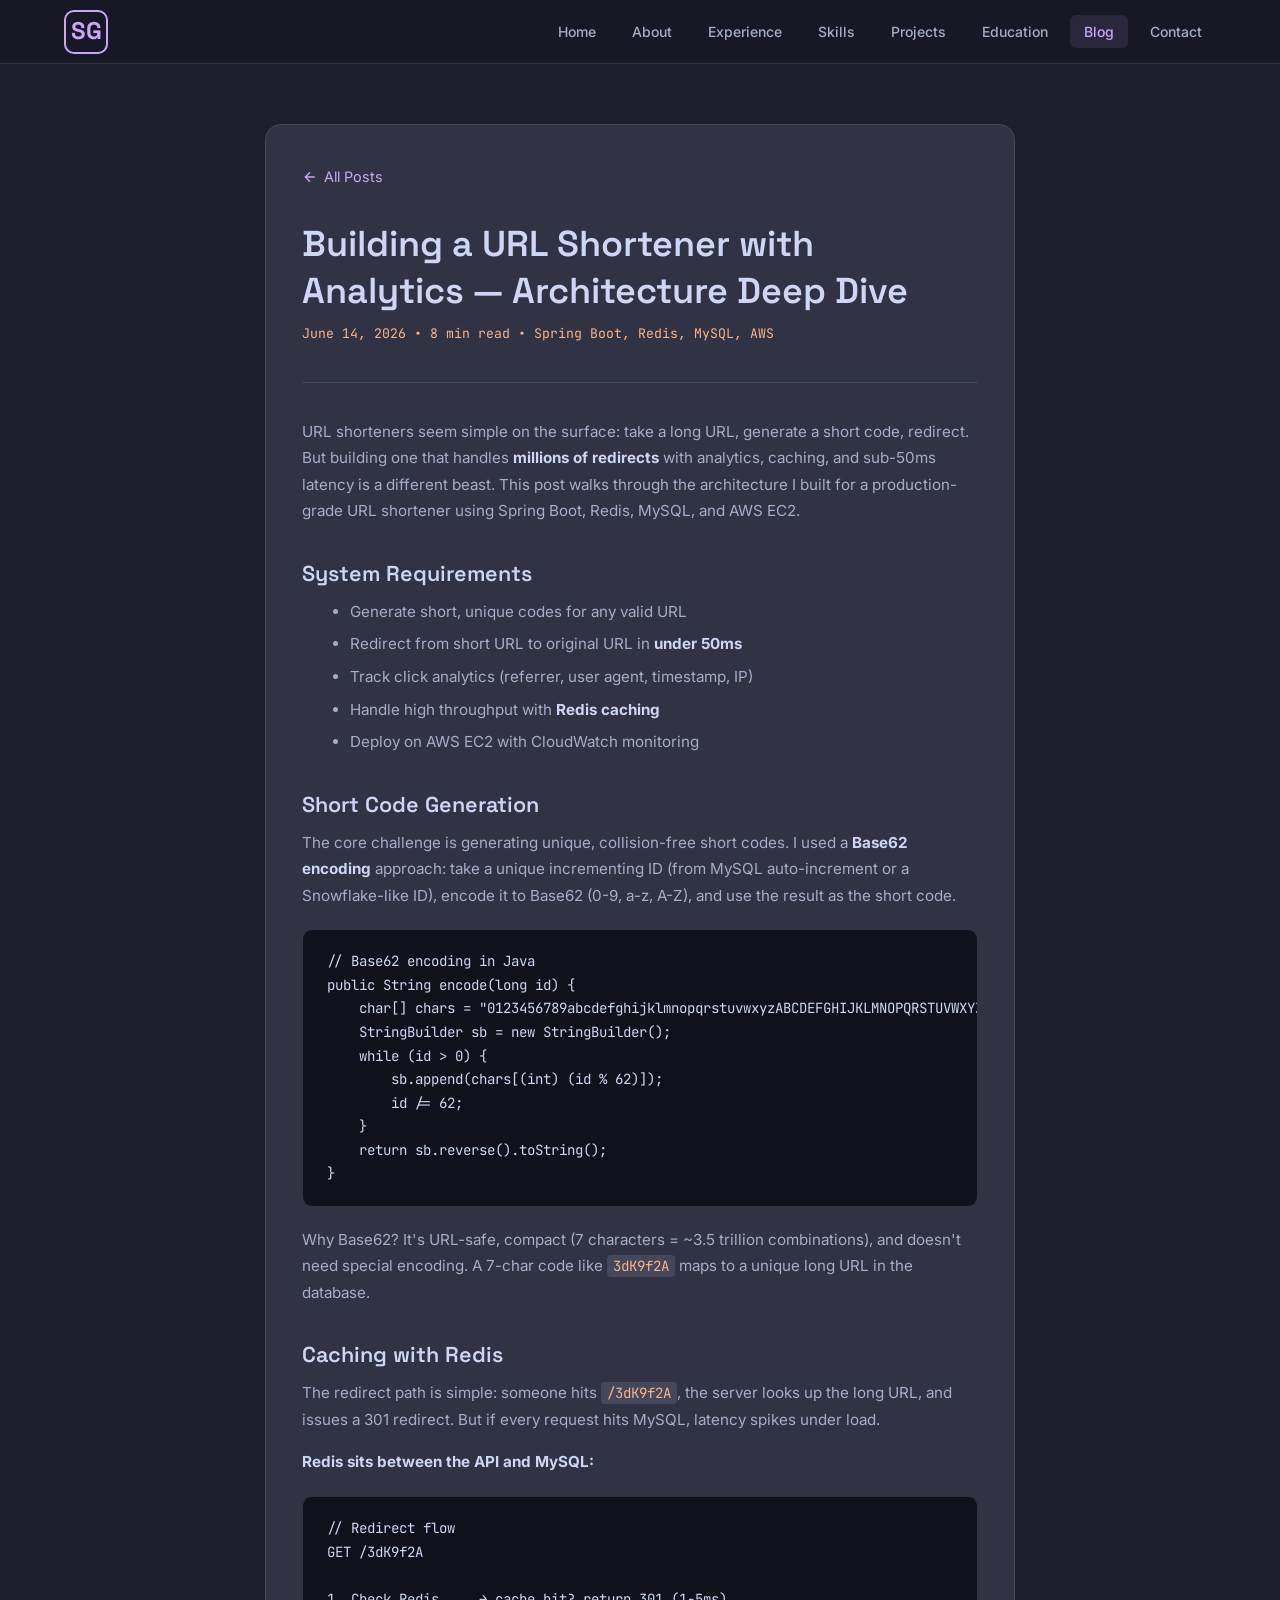
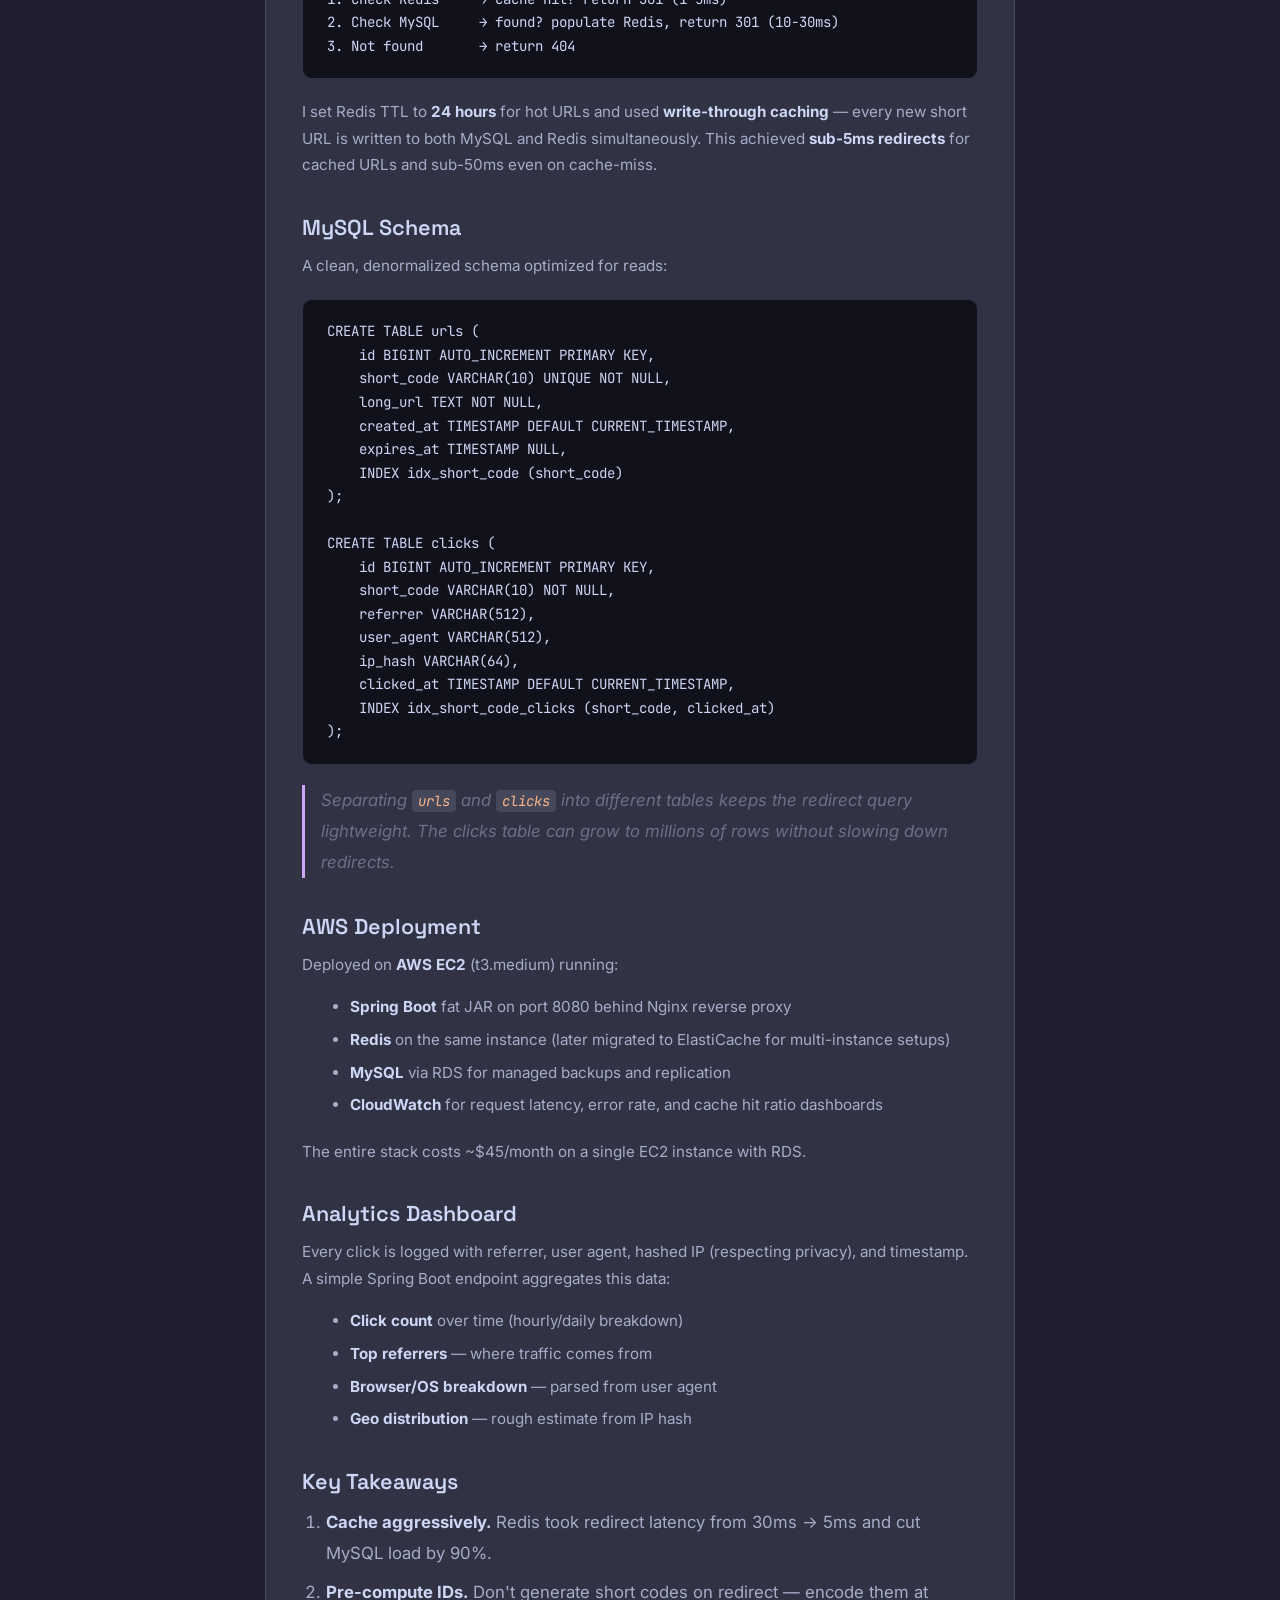
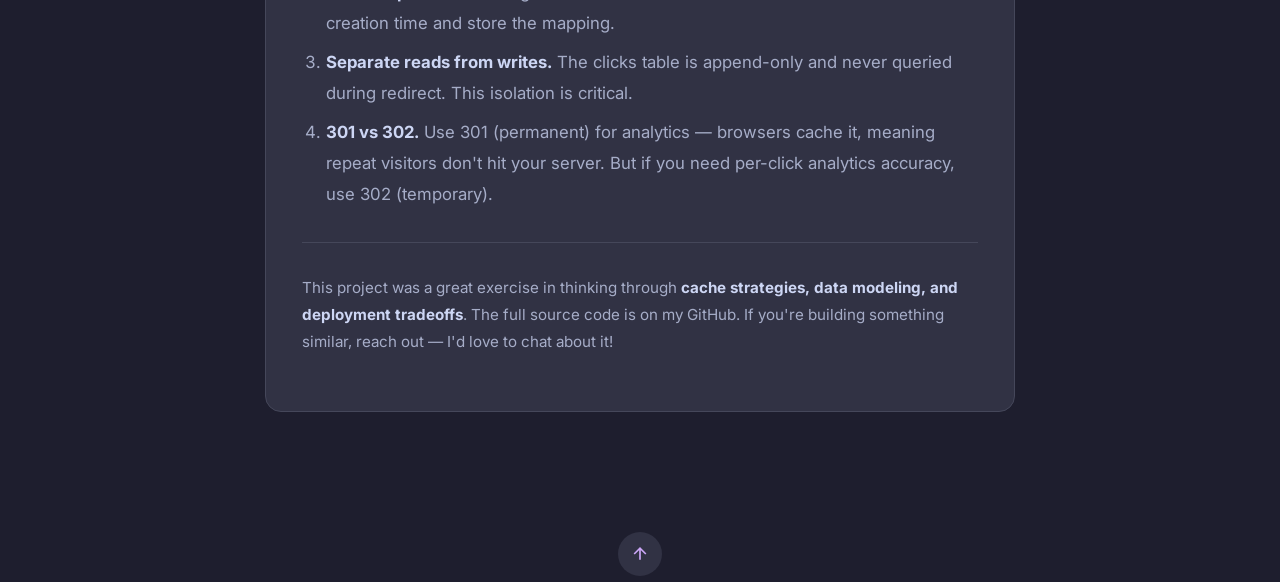
<file: blogs/dummyblog/index.html>
<!DOCTYPE html>
<html lang="en">
<head>
    <meta charset="UTF-8">
    <meta name="viewport" content="width=device-width, initial-scale=1.0">
    <meta name="description" content="Deep dive into building a URL shortener with analytics using Spring Boot, Redis, MySQL, and AWS.">
    <meta property="og:title" content="Building a URL Shortener with Analytics — Architecture Deep Dive">
    <meta property="og:description" content="Caching strategies with Redis, sub-50ms redirects, MySQL schema design, and AWS deployment.">
    <meta property="og:type" content="article">
    <title>Building a URL Shortener with Analytics — Sagar Gupta</title>

    <link rel="icon" type="image/svg+xml" href="../../assets/favicon.svg">

    <link rel="preconnect" href="https://fonts.googleapis.com">
    <link rel="preconnect" href="https://fonts.gstatic.com" crossorigin>
    <link href="https://fonts.googleapis.com/css2?family=Inter:wght@300;400;500;600;700&family=Space+Grotesk:wght@400;500;600;700&family=JetBrains+Mono:wght@400;500&display=swap" rel="stylesheet">

    <link rel="stylesheet" href="../../styles/main.css">
    <link rel="stylesheet" href="../../styles/blog.css">
</head>
<body>

    <!-- Navigation -->
    <nav class="navbar scrolled" id="navbar">
        <div class="nav-container container">
            <a href="../../#hero" class="nav-logo">SG</a>
            <ul class="nav-links">
                <li><a href="../../#hero" class="nav-link">Home</a></li>
                <li><a href="../../#about" class="nav-link">About</a></li>
                <li><a href="../../#experience" class="nav-link">Experience</a></li>
                <li><a href="../../#skills" class="nav-link">Skills</a></li>
                <li><a href="../../#projects" class="nav-link">Projects</a></li>
                <li><a href="../../#education" class="nav-link">Education</a></li>
                <li><a href="/blogs/" class="nav-link active">Blog</a></li>
                <li><a href="../../#contact" class="nav-link">Contact</a></li>
            </ul>
        </div>
    </nav>

    <!-- Blog Post -->
    <section class="blog-page">
        <div class="container">
            <article class="blog-post">
                <a href="/blogs/" class="back-link">
                    <svg width="16" height="16" viewBox="0 0 24 24" fill="none" stroke="currentColor" stroke-width="2">
                        <path d="M19 12H5M12 19l-7-7 7-7"/>
                    </svg>
                    All Posts
                </a>

                <header class="blog-post-header">
                    <h1>Building a URL Shortener with Analytics — Architecture Deep Dive</h1>
                    <div class="blog-post-meta">June 14, 2026 &bull; 8 min read &bull; Spring Boot, Redis, MySQL, AWS</div>
                </header>

                <div class="blog-post-body">

                    <p>URL shorteners seem simple on the surface: take a long URL, generate a short code, redirect. But building one that handles <strong>millions of redirects</strong> with analytics, caching, and sub-50ms latency is a different beast. This post walks through the architecture I built for a production-grade URL shortener using Spring Boot, Redis, MySQL, and AWS EC2.</p>

                    <h2>System Requirements</h2>
                    <ul>
                        <li>Generate short, unique codes for any valid URL</li>
                        <li>Redirect from short URL to original URL in <strong>under 50ms</strong></li>
                        <li>Track click analytics (referrer, user agent, timestamp, IP)</li>
                        <li>Handle high throughput with <strong>Redis caching</strong></li>
                        <li>Deploy on AWS EC2 with CloudWatch monitoring</li>
                    </ul>

                    <h2>Short Code Generation</h2>
                    <p>The core challenge is generating unique, collision-free short codes. I used a <strong>Base62 encoding</strong> approach: take a unique incrementing ID (from MySQL auto-increment or a Snowflake-like ID), encode it to Base62 (0-9, a-z, A-Z), and use the result as the short code.</p>

                    <pre><code>// Base62 encoding in Java
public String encode(long id) {
    char[] chars = "0123456789abcdefghijklmnopqrstuvwxyzABCDEFGHIJKLMNOPQRSTUVWXYZ".toCharArray();
    StringBuilder sb = new StringBuilder();
    while (id > 0) {
        sb.append(chars[(int) (id % 62)]);
        id /= 62;
    }
    return sb.reverse().toString();
}</code></pre>

                    <p>Why Base62? It's URL-safe, compact (7 characters = ~3.5 trillion combinations), and doesn't need special encoding. A 7-char code like <code>3dK9f2A</code> maps to a unique long URL in the database.</p>

                    <h2>Caching with Redis</h2>
                    <p>The redirect path is simple: someone hits <code>/3dK9f2A</code>, the server looks up the long URL, and issues a 301 redirect. But if every request hits MySQL, latency spikes under load.</p>

                    <p><strong>Redis sits between the API and MySQL:</strong></p>

                    <pre><code>// Redirect flow
GET /3dK9f2A

1. Check Redis     → cache hit? return 301 (1-5ms)
2. Check MySQL     → found? populate Redis, return 301 (10-30ms)
3. Not found       → return 404</code></pre>

                    <p>I set Redis TTL to <strong>24 hours</strong> for hot URLs and used <strong>write-through caching</strong> — every new short URL is written to both MySQL and Redis simultaneously. This achieved <strong>sub-5ms redirects</strong> for cached URLs and sub-50ms even on cache-miss.</p>

                    <h2>MySQL Schema</h2>
                    <p>A clean, denormalized schema optimized for reads:</p>

                    <pre><code>CREATE TABLE urls (
    id BIGINT AUTO_INCREMENT PRIMARY KEY,
    short_code VARCHAR(10) UNIQUE NOT NULL,
    long_url TEXT NOT NULL,
    created_at TIMESTAMP DEFAULT CURRENT_TIMESTAMP,
    expires_at TIMESTAMP NULL,
    INDEX idx_short_code (short_code)
);

CREATE TABLE clicks (
    id BIGINT AUTO_INCREMENT PRIMARY KEY,
    short_code VARCHAR(10) NOT NULL,
    referrer VARCHAR(512),
    user_agent VARCHAR(512),
    ip_hash VARCHAR(64),
    clicked_at TIMESTAMP DEFAULT CURRENT_TIMESTAMP,
    INDEX idx_short_code_clicks (short_code, clicked_at)
);</code></pre>

                    <blockquote>Separating <code>urls</code> and <code>clicks</code> into different tables keeps the redirect query lightweight. The clicks table can grow to millions of rows without slowing down redirects.</blockquote>

                    <h2>AWS Deployment</h2>
                    <p>Deployed on <strong>AWS EC2</strong> (t3.medium) running:</p>
                    <ul>
                        <li><strong>Spring Boot</strong> fat JAR on port 8080 behind Nginx reverse proxy</li>
                        <li><strong>Redis</strong> on the same instance (later migrated to ElastiCache for multi-instance setups)</li>
                        <li><strong>MySQL</strong> via RDS for managed backups and replication</li>
                        <li><strong>CloudWatch</strong> for request latency, error rate, and cache hit ratio dashboards</li>
                    </ul>

                    <p>The entire stack costs ~$45/month on a single EC2 instance with RDS.</p>

                    <h2>Analytics Dashboard</h2>
                    <p>Every click is logged with referrer, user agent, hashed IP (respecting privacy), and timestamp. A simple Spring Boot endpoint aggregates this data:</p>

                    <ul>
                        <li><strong>Click count</strong> over time (hourly/daily breakdown)</li>
                        <li><strong>Top referrers</strong> — where traffic comes from</li>
                        <li><strong>Browser/OS breakdown</strong> — parsed from user agent</li>
                        <li><strong>Geo distribution</strong> — rough estimate from IP hash</li>
                    </ul>

                    <h2>Key Takeaways</h2>
                    <ol>
                        <li><strong>Cache aggressively.</strong> Redis took redirect latency from 30ms → 5ms and cut MySQL load by 90%.</li>
                        <li><strong>Pre-compute IDs.</strong> Don't generate short codes on redirect — encode them at creation time and store the mapping.</li>
                        <li><strong>Separate reads from writes.</strong> The clicks table is append-only and never queried during redirect. This isolation is critical.</li>
                        <li><strong>301 vs 302.</strong> Use 301 (permanent) for analytics — browsers cache it, meaning repeat visitors don't hit your server. But if you need per-click analytics accuracy, use 302 (temporary).</li>
                    </ol>

                    <hr>

                    <p>This project was a great exercise in thinking through <strong>cache strategies, data modeling, and deployment tradeoffs</strong>. The full source code is on my GitHub. If you're building something similar, reach out — I'd love to chat about it!</p>

                </div>
            </article>
        </div>
    </section>

    <!-- Back to Top -->
    <div class="back-to-top-wrapper">
        <a href="#" class="back-to-top" aria-label="Back to top">
            <svg width="20" height="20" viewBox="0 0 24 24" fill="none" stroke="currentColor" stroke-width="2">
                <path d="M12 19V5M5 12l7-7 7 7"/>
            </svg>
        </a>
    </div>

</body>
</html>
</file>
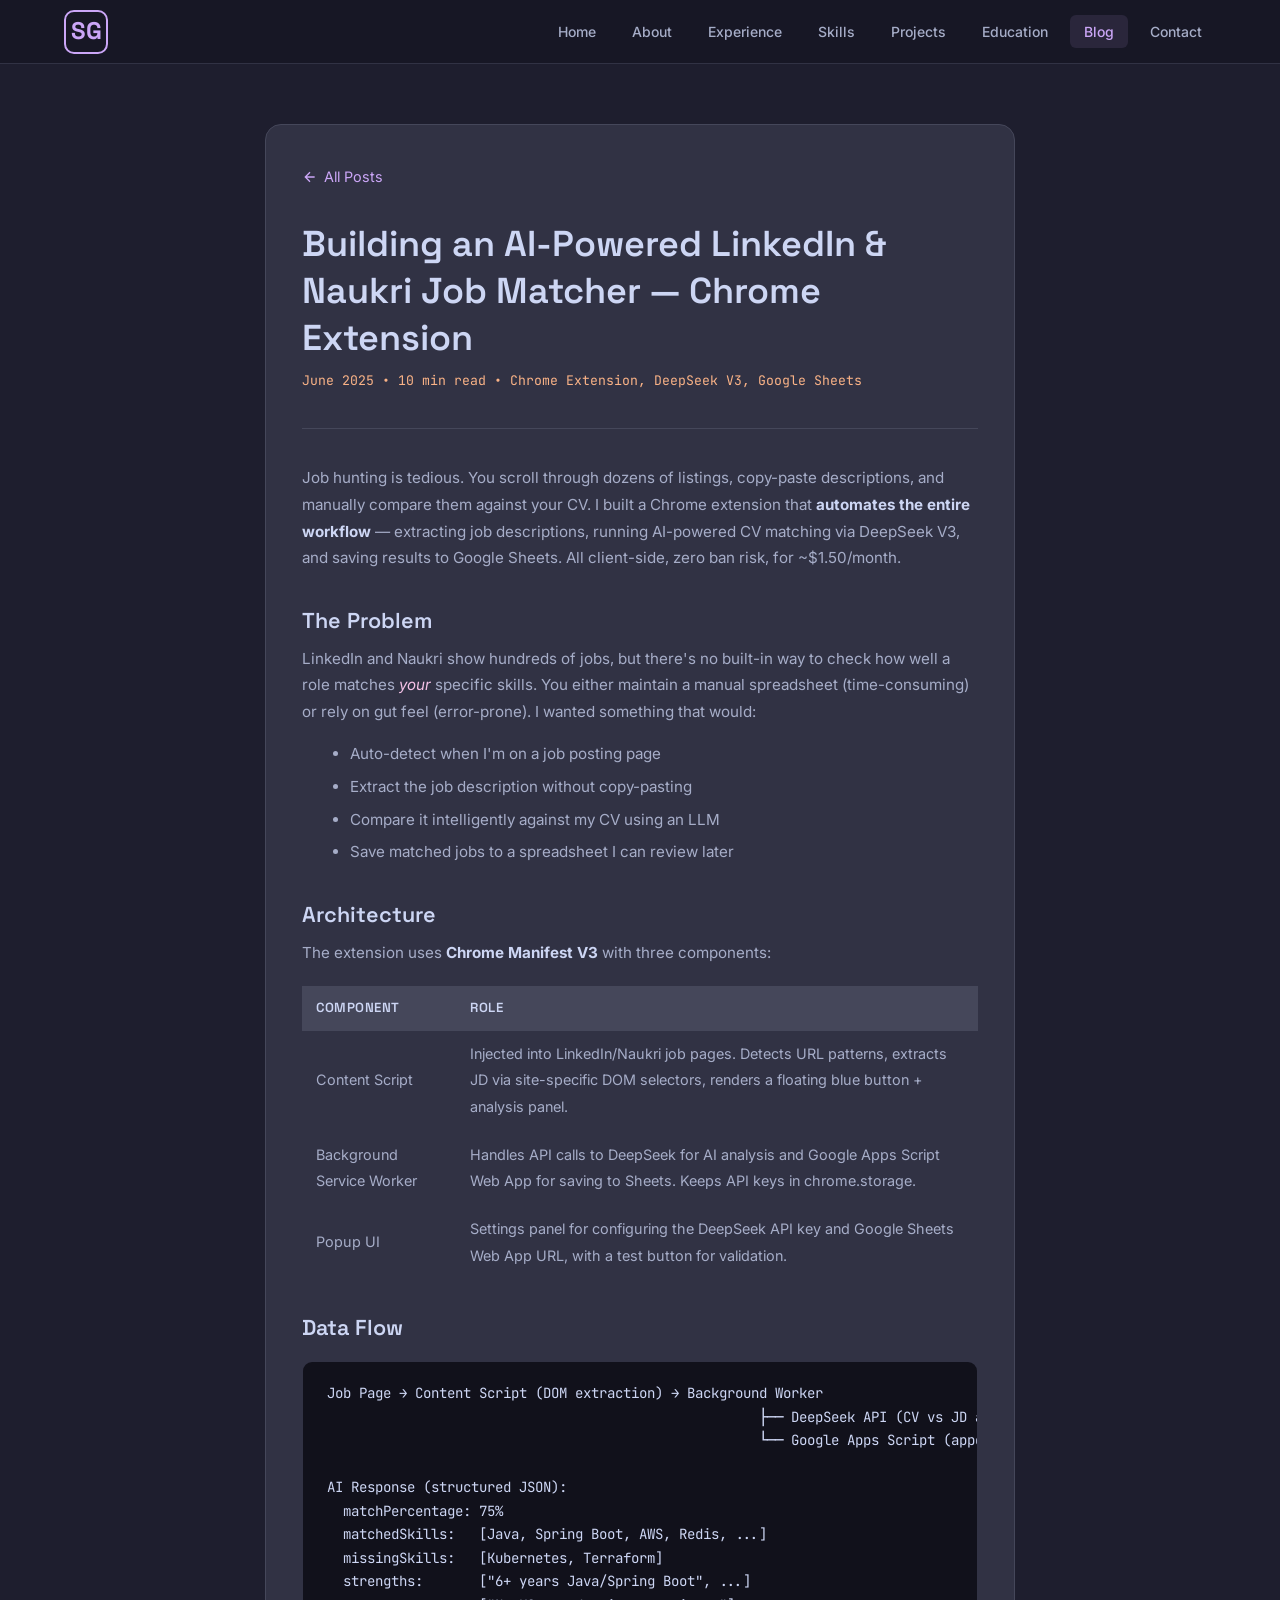
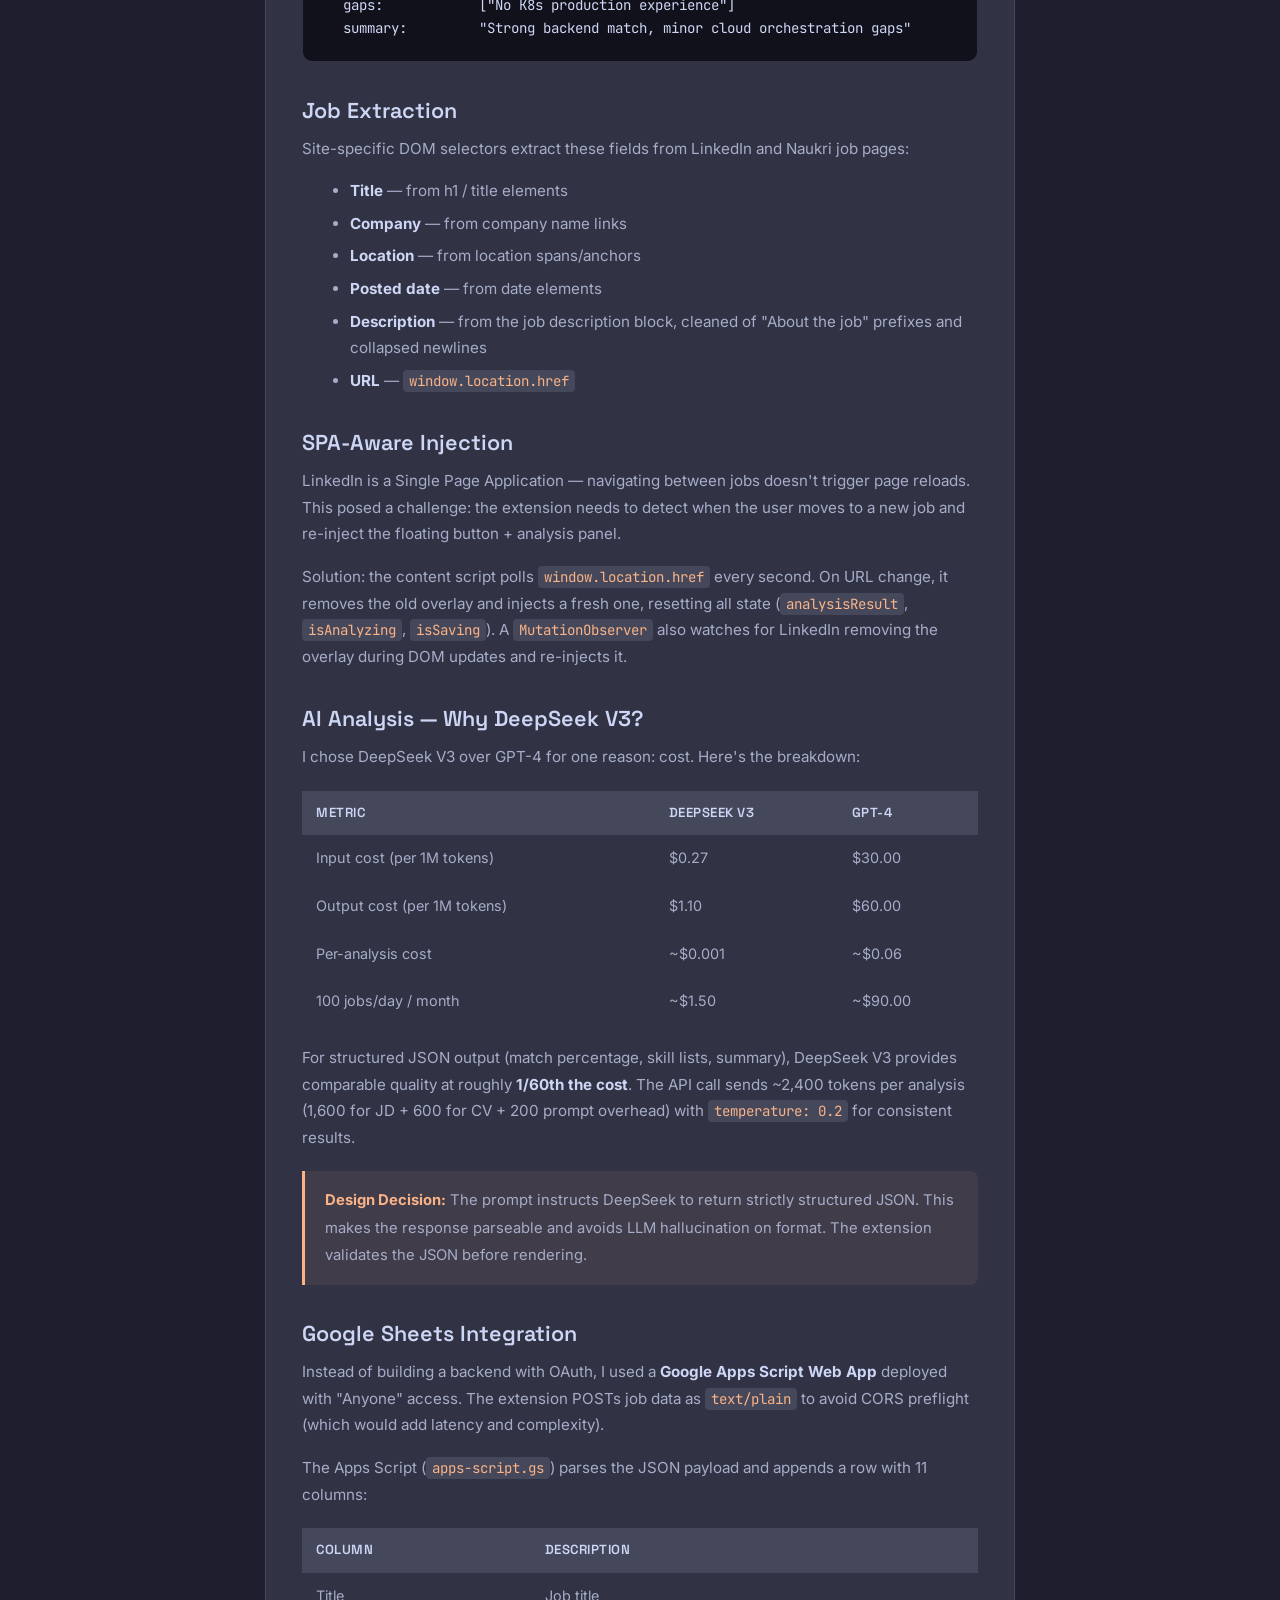
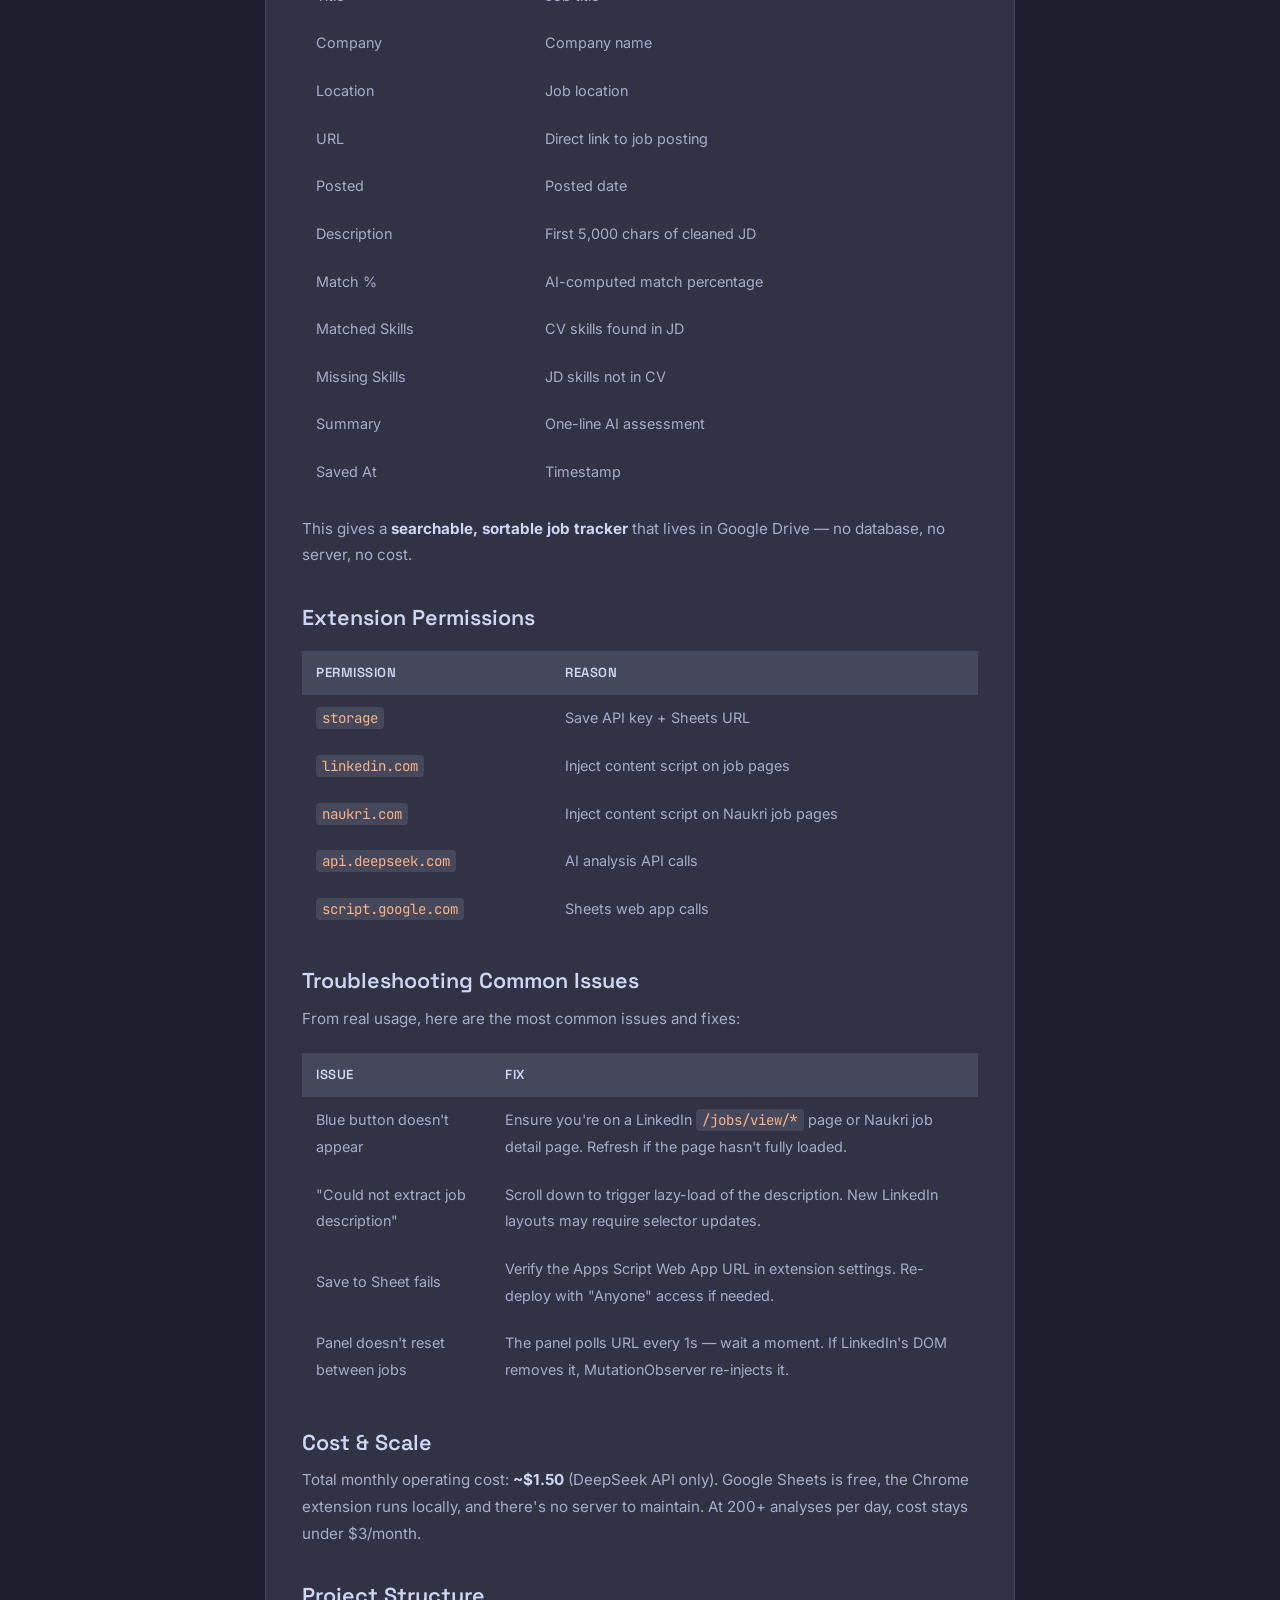
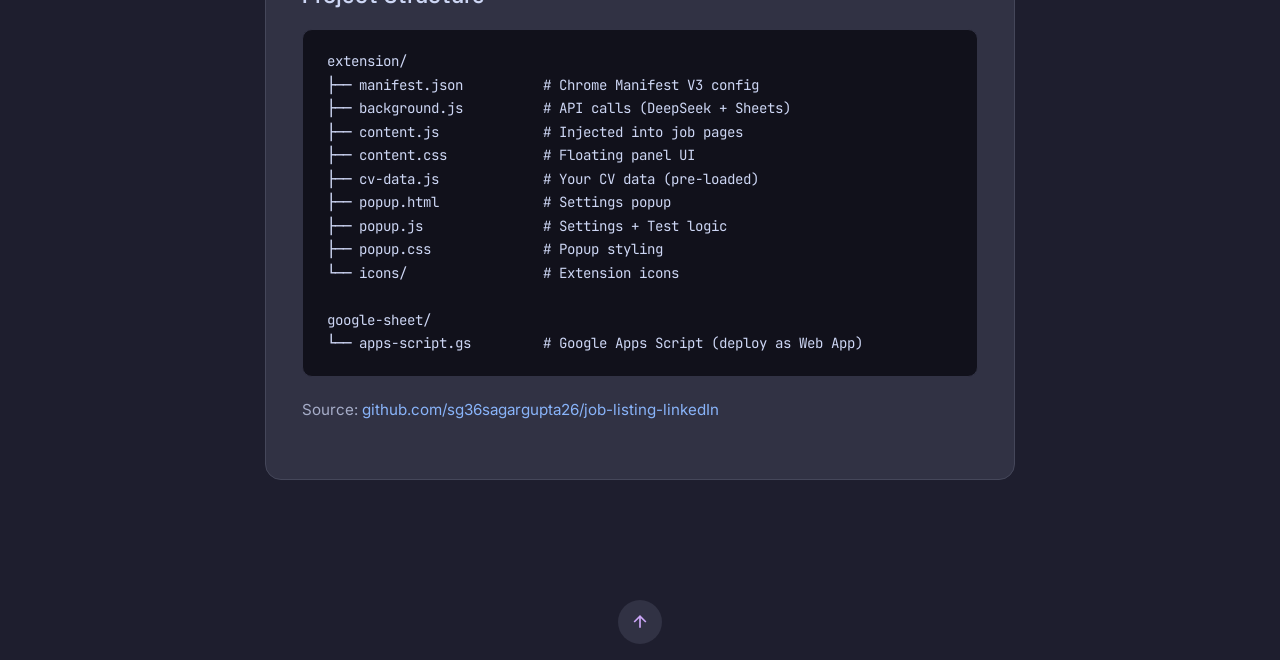
<file: blogs/job-matcher-chrome-extension/index.html>
<!DOCTYPE html>
<html lang="en">
<head>
    <meta charset="UTF-8">
    <meta name="viewport" content="width=device-width, initial-scale=1.0">
    <meta name="description" content="Building a Chrome extension that compares LinkedIn & Naukri job descriptions against your CV using DeepSeek V3 AI and saves matches to Google Sheets.">
    <meta property="og:title" content="Building an AI-Powered LinkedIn & Naukri Job Matcher — Chrome Extension">
    <meta property="og:description" content="Auto-detect job pages, extract descriptions, run AI-powered CV matching via DeepSeek V3, and save to Google Sheets — all client-side, ~$1.50/month.">
    <meta property="og:type" content="article">
    <title>AI-Powered Job Matcher — Chrome Extension — Sagar Gupta</title>

    <link rel="icon" type="image/svg+xml" href="../../assets/favicon.svg">

    <link rel="preconnect" href="https://fonts.googleapis.com">
    <link rel="preconnect" href="https://fonts.gstatic.com" crossorigin>
    <link href="https://fonts.googleapis.com/css2?family=Inter:wght@300;400;500;600;700&family=Space+Grotesk:wght@400;500;600;700&family=JetBrains+Mono:wght@400;500&display=swap" rel="stylesheet">

    <link rel="stylesheet" href="../../styles/main.css">
    <link rel="stylesheet" href="../../styles/blog.css">
</head>
<body>

    <!-- Navigation -->
    <nav class="navbar scrolled" id="navbar">
        <div class="nav-container container">
            <a href="../../#hero" class="nav-logo">SG</a>
            <ul class="nav-links">
                <li><a href="../../#hero" class="nav-link">Home</a></li>
                <li><a href="../../#about" class="nav-link">About</a></li>
                <li><a href="../../#experience" class="nav-link">Experience</a></li>
                <li><a href="../../#skills" class="nav-link">Skills</a></li>
                <li><a href="../../#projects" class="nav-link">Projects</a></li>
                <li><a href="../../#education" class="nav-link">Education</a></li>
                <li><a href="/blogs/" class="nav-link active">Blog</a></li>
                <li><a href="../../#contact" class="nav-link">Contact</a></li>
            </ul>
        </div>
    </nav>

    <!-- Blog Post -->
    <section class="blog-page">
        <div class="container">
            <article class="blog-post">
                <a href="/blogs/" class="back-link">
                    <svg width="16" height="16" viewBox="0 0 24 24" fill="none" stroke="currentColor" stroke-width="2">
                        <path d="M19 12H5M12 19l-7-7 7-7"/>
                    </svg>
                    All Posts
                </a>

                <header class="blog-post-header">
                    <h1>Building an AI-Powered LinkedIn & Naukri Job Matcher — Chrome Extension</h1>
                    <div class="blog-post-meta">June 2025 &bull; 10 min read &bull; Chrome Extension, DeepSeek V3, Google Sheets</div>
                </header>

                <div class="blog-post-body">

                    <p>Job hunting is tedious. You scroll through dozens of listings, copy-paste descriptions, and manually compare them against your CV. I built a Chrome extension that <strong>automates the entire workflow</strong> — extracting job descriptions, running AI-powered CV matching via DeepSeek V3, and saving results to Google Sheets. All client-side, zero ban risk, for ~$1.50/month.</p>

                    <h2>The Problem</h2>
                    <p>LinkedIn and Naukri show hundreds of jobs, but there's no built-in way to check how well a role matches <em>your</em> specific skills. You either maintain a manual spreadsheet (time-consuming) or rely on gut feel (error-prone). I wanted something that would:</p>
                    <ul>
                        <li>Auto-detect when I'm on a job posting page</li>
                        <li>Extract the job description without copy-pasting</li>
                        <li>Compare it intelligently against my CV using an LLM</li>
                        <li>Save matched jobs to a spreadsheet I can review later</li>
                    </ul>

                    <h2>Architecture</h2>
                    <p>The extension uses <strong>Chrome Manifest V3</strong> with three components:</p>

                    <table>
                        <tr><th>Component</th><th>Role</th></tr>
                        <tr><td>Content Script</td><td>Injected into LinkedIn/Naukri job pages. Detects URL patterns, extracts JD via site-specific DOM selectors, renders a floating blue button + analysis panel.</td></tr>
                        <tr><td>Background Service Worker</td><td>Handles API calls to DeepSeek for AI analysis and Google Apps Script Web App for saving to Sheets. Keeps API keys in chrome.storage.</td></tr>
                        <tr><td>Popup UI</td><td>Settings panel for configuring the DeepSeek API key and Google Sheets Web App URL, with a test button for validation.</td></tr>
                    </table>

                    <h2>Data Flow</h2>
                    <pre><code>Job Page → Content Script (DOM extraction) → Background Worker
                                                      ├── DeepSeek API (CV vs JD analysis)
                                                      └── Google Apps Script (append row to Sheet)

AI Response (structured JSON):
  matchPercentage: 75%
  matchedSkills:   [Java, Spring Boot, AWS, Redis, ...]
  missingSkills:   [Kubernetes, Terraform]
  strengths:       ["6+ years Java/Spring Boot", ...]
  gaps:            ["No K8s production experience"]
  summary:         "Strong backend match, minor cloud orchestration gaps"</code></pre>

                    <h2>Job Extraction</h2>
                    <p>Site-specific DOM selectors extract these fields from LinkedIn and Naukri job pages:</p>
                    <ul>
                        <li><strong>Title</strong> — from h1 / title elements</li>
                        <li><strong>Company</strong> — from company name links</li>
                        <li><strong>Location</strong> — from location spans/anchors</li>
                        <li><strong>Posted date</strong> — from date elements</li>
                        <li><strong>Description</strong> — from the job description block, cleaned of "About the job" prefixes and collapsed newlines</li>
                        <li><strong>URL</strong> — <code>window.location.href</code></li>
                    </ul>

                    <h2>SPA-Aware Injection</h2>
                    <p>LinkedIn is a Single Page Application — navigating between jobs doesn't trigger page reloads. This posed a challenge: the extension needs to detect when the user moves to a new job and re-inject the floating button + analysis panel.</p>

                    <p>Solution: the content script polls <code>window.location.href</code> every second. On URL change, it removes the old overlay and injects a fresh one, resetting all state (<code>analysisResult</code>, <code>isAnalyzing</code>, <code>isSaving</code>). A <code>MutationObserver</code> also watches for LinkedIn removing the overlay during DOM updates and re-injects it.</p>

                    <h2>AI Analysis — Why DeepSeek V3?</h2>
                    <p>I chose DeepSeek V3 over GPT-4 for one reason: cost. Here's the breakdown:</p>

                    <table>
                        <tr><th>Metric</th><th>DeepSeek V3</th><th>GPT-4</th></tr>
                        <tr><td>Input cost (per 1M tokens)</td><td>$0.27</td><td>$30.00</td></tr>
                        <tr><td>Output cost (per 1M tokens)</td><td>$1.10</td><td>$60.00</td></tr>
                        <tr><td>Per-analysis cost</td><td>~$0.001</td><td>~$0.06</td></tr>
                        <tr><td>100 jobs/day / month</td><td>~$1.50</td><td>~$90.00</td></tr>
                    </table>

                    <p>For structured JSON output (match percentage, skill lists, summary), DeepSeek V3 provides comparable quality at roughly <strong>1/60th the cost</strong>. The API call sends ~2,400 tokens per analysis (1,600 for JD + 600 for CV + 200 prompt overhead) with <code>temperature: 0.2</code> for consistent results.</p>

                    <div class="design-note">
                        <strong>Design Decision:</strong> The prompt instructs DeepSeek to return strictly structured JSON. This makes the response parseable and avoids LLM hallucination on format. The extension validates the JSON before rendering.
                    </div>

                    <h2>Google Sheets Integration</h2>
                    <p>Instead of building a backend with OAuth, I used a <strong>Google Apps Script Web App</strong> deployed with "Anyone" access. The extension POSTs job data as <code>text/plain</code> to avoid CORS preflight (which would add latency and complexity).</p>

                    <p>The Apps Script (<code>apps-script.gs</code>) parses the JSON payload and appends a row with 11 columns:</p>

                    <table>
                        <tr><th>Column</th><th>Description</th></tr>
                        <tr><td>Title</td><td>Job title</td></tr>
                        <tr><td>Company</td><td>Company name</td></tr>
                        <tr><td>Location</td><td>Job location</td></tr>
                        <tr><td>URL</td><td>Direct link to job posting</td></tr>
                        <tr><td>Posted</td><td>Posted date</td></tr>
                        <tr><td>Description</td><td>First 5,000 chars of cleaned JD</td></tr>
                        <tr><td>Match %</td><td>AI-computed match percentage</td></tr>
                        <tr><td>Matched Skills</td><td>CV skills found in JD</td></tr>
                        <tr><td>Missing Skills</td><td>JD skills not in CV</td></tr>
                        <tr><td>Summary</td><td>One-line AI assessment</td></tr>
                        <tr><td>Saved At</td><td>Timestamp</td></tr>
                    </table>

                    <p>This gives a <strong>searchable, sortable job tracker</strong> that lives in Google Drive — no database, no server, no cost.</p>

                    <h2>Extension Permissions</h2>
                    <table>
                        <tr><th>Permission</th><th>Reason</th></tr>
                        <tr><td><code>storage</code></td><td>Save API key + Sheets URL</td></tr>
                        <tr><td><code>linkedin.com</code></td><td>Inject content script on job pages</td></tr>
                        <tr><td><code>naukri.com</code></td><td>Inject content script on Naukri job pages</td></tr>
                        <tr><td><code>api.deepseek.com</code></td><td>AI analysis API calls</td></tr>
                        <tr><td><code>script.google.com</code></td><td>Sheets web app calls</td></tr>
                    </table>

                    <h2>Troubleshooting Common Issues</h2>
                    <p>From real usage, here are the most common issues and fixes:</p>

                    <table>
                        <tr><th>Issue</th><th>Fix</th></tr>
                        <tr><td>Blue button doesn't appear</td><td>Ensure you're on a LinkedIn <code>/jobs/view/*</code> page or Naukri job detail page. Refresh if the page hasn't fully loaded.</td></tr>
                        <tr><td>"Could not extract job description"</td><td>Scroll down to trigger lazy-load of the description. New LinkedIn layouts may require selector updates.</td></tr>
                        <tr><td>Save to Sheet fails</td><td>Verify the Apps Script Web App URL in extension settings. Re-deploy with "Anyone" access if needed.</td></tr>
                        <tr><td>Panel doesn't reset between jobs</td><td>The panel polls URL every 1s — wait a moment. If LinkedIn's DOM removes it, MutationObserver re-injects it.</td></tr>
                    </table>

                    <h2>Cost & Scale</h2>
                    <p>Total monthly operating cost: <strong>~$1.50</strong> (DeepSeek API only). Google Sheets is free, the Chrome extension runs locally, and there's no server to maintain. At 200+ analyses per day, cost stays under $3/month.</p>

                    <h2>Project Structure</h2>
                    <pre><code>extension/
├── manifest.json          # Chrome Manifest V3 config
├── background.js          # API calls (DeepSeek + Sheets)
├── content.js             # Injected into job pages
├── content.css            # Floating panel UI
├── cv-data.js             # Your CV data (pre-loaded)
├── popup.html             # Settings popup
├── popup.js               # Settings + Test logic
├── popup.css              # Popup styling
└── icons/                 # Extension icons

google-sheet/
└── apps-script.gs         # Google Apps Script (deploy as Web App)</code></pre>

                    <p>Source: <a href="https://github.com/sg36sagargupta26/job-listing-linkedIn" target="_blank" rel="noopener noreferrer">github.com/sg36sagargupta26/job-listing-linkedIn</a></p>

                </div>
            </article>
        </div>
    </section>

    <!-- Back to Top -->
    <div class="back-to-top-wrapper">
        <a href="#" class="back-to-top" aria-label="Back to top">
            <svg width="20" height="20" viewBox="0 0 24 24" fill="none" stroke="currentColor" stroke-width="2">
                <path d="M12 19V5M5 12l7-7 7 7"/>
            </svg>
        </a>
    </div>

</body>
</html>
</file>
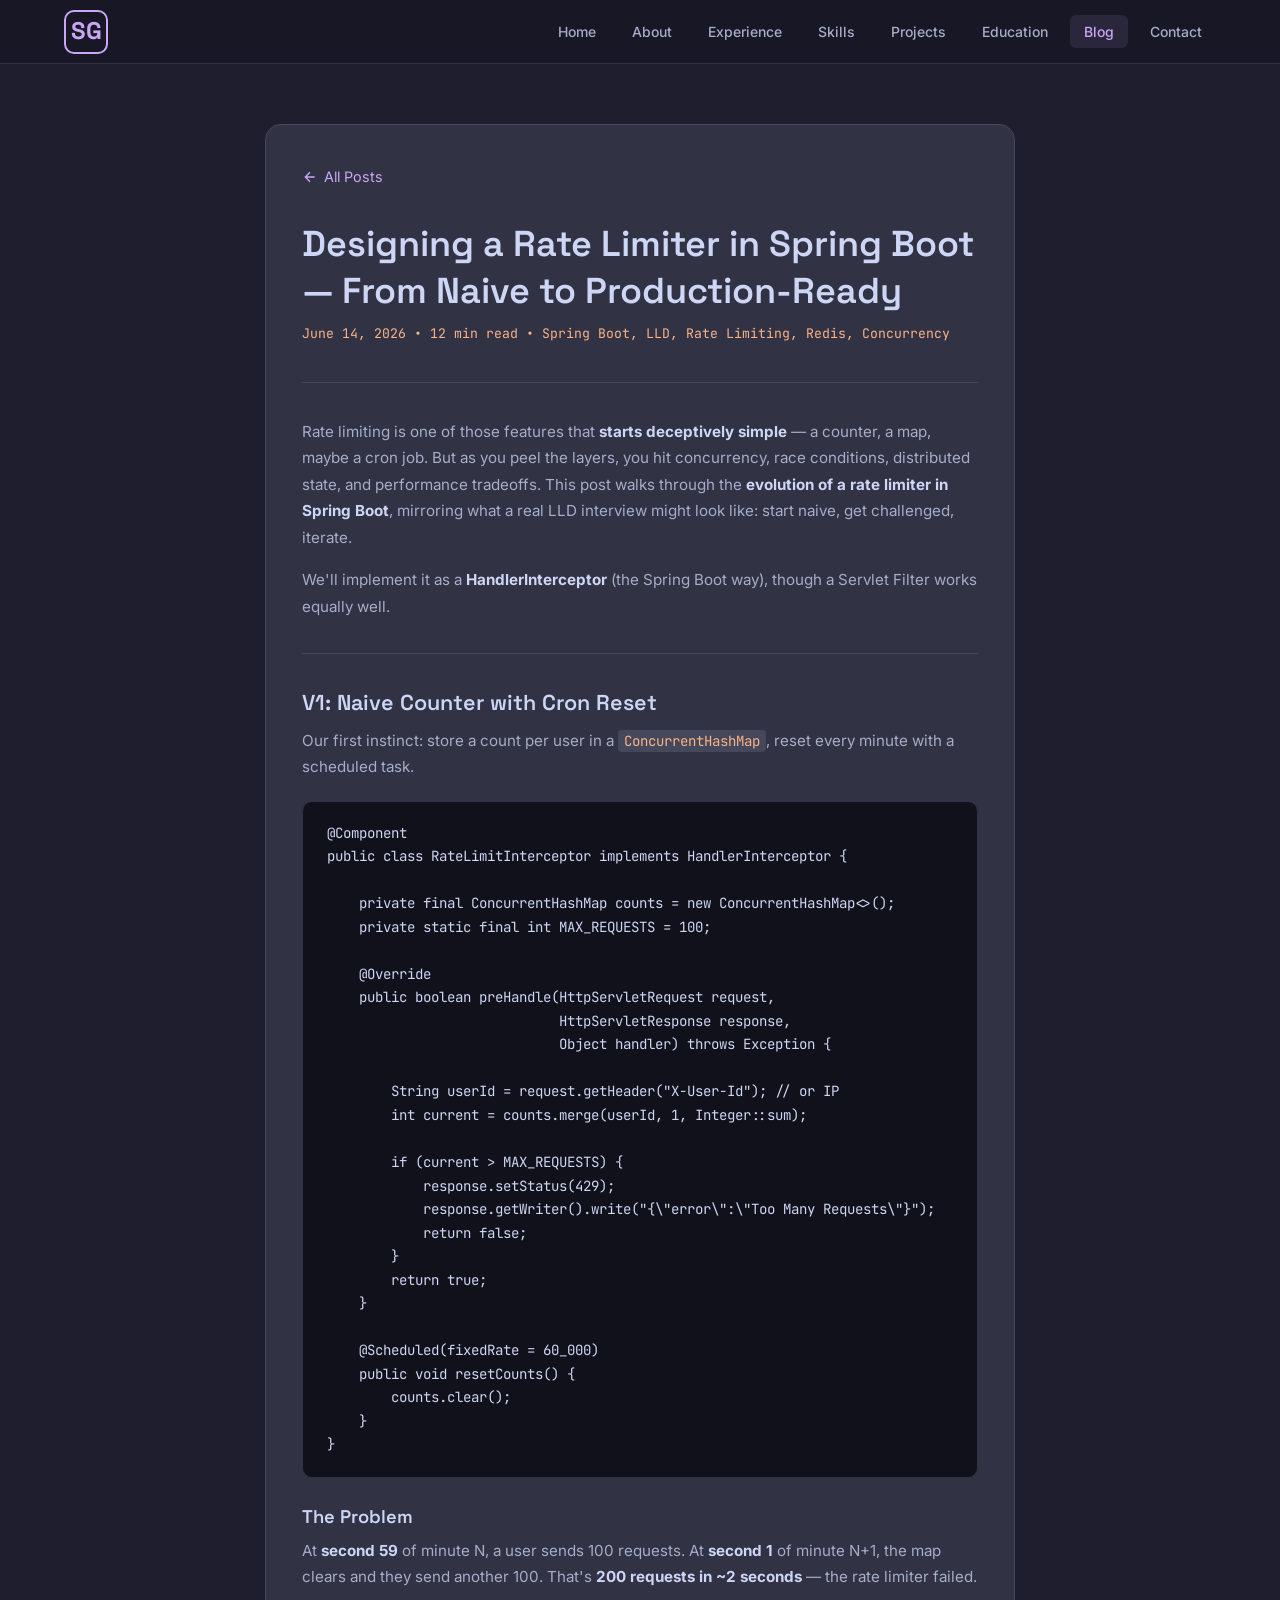
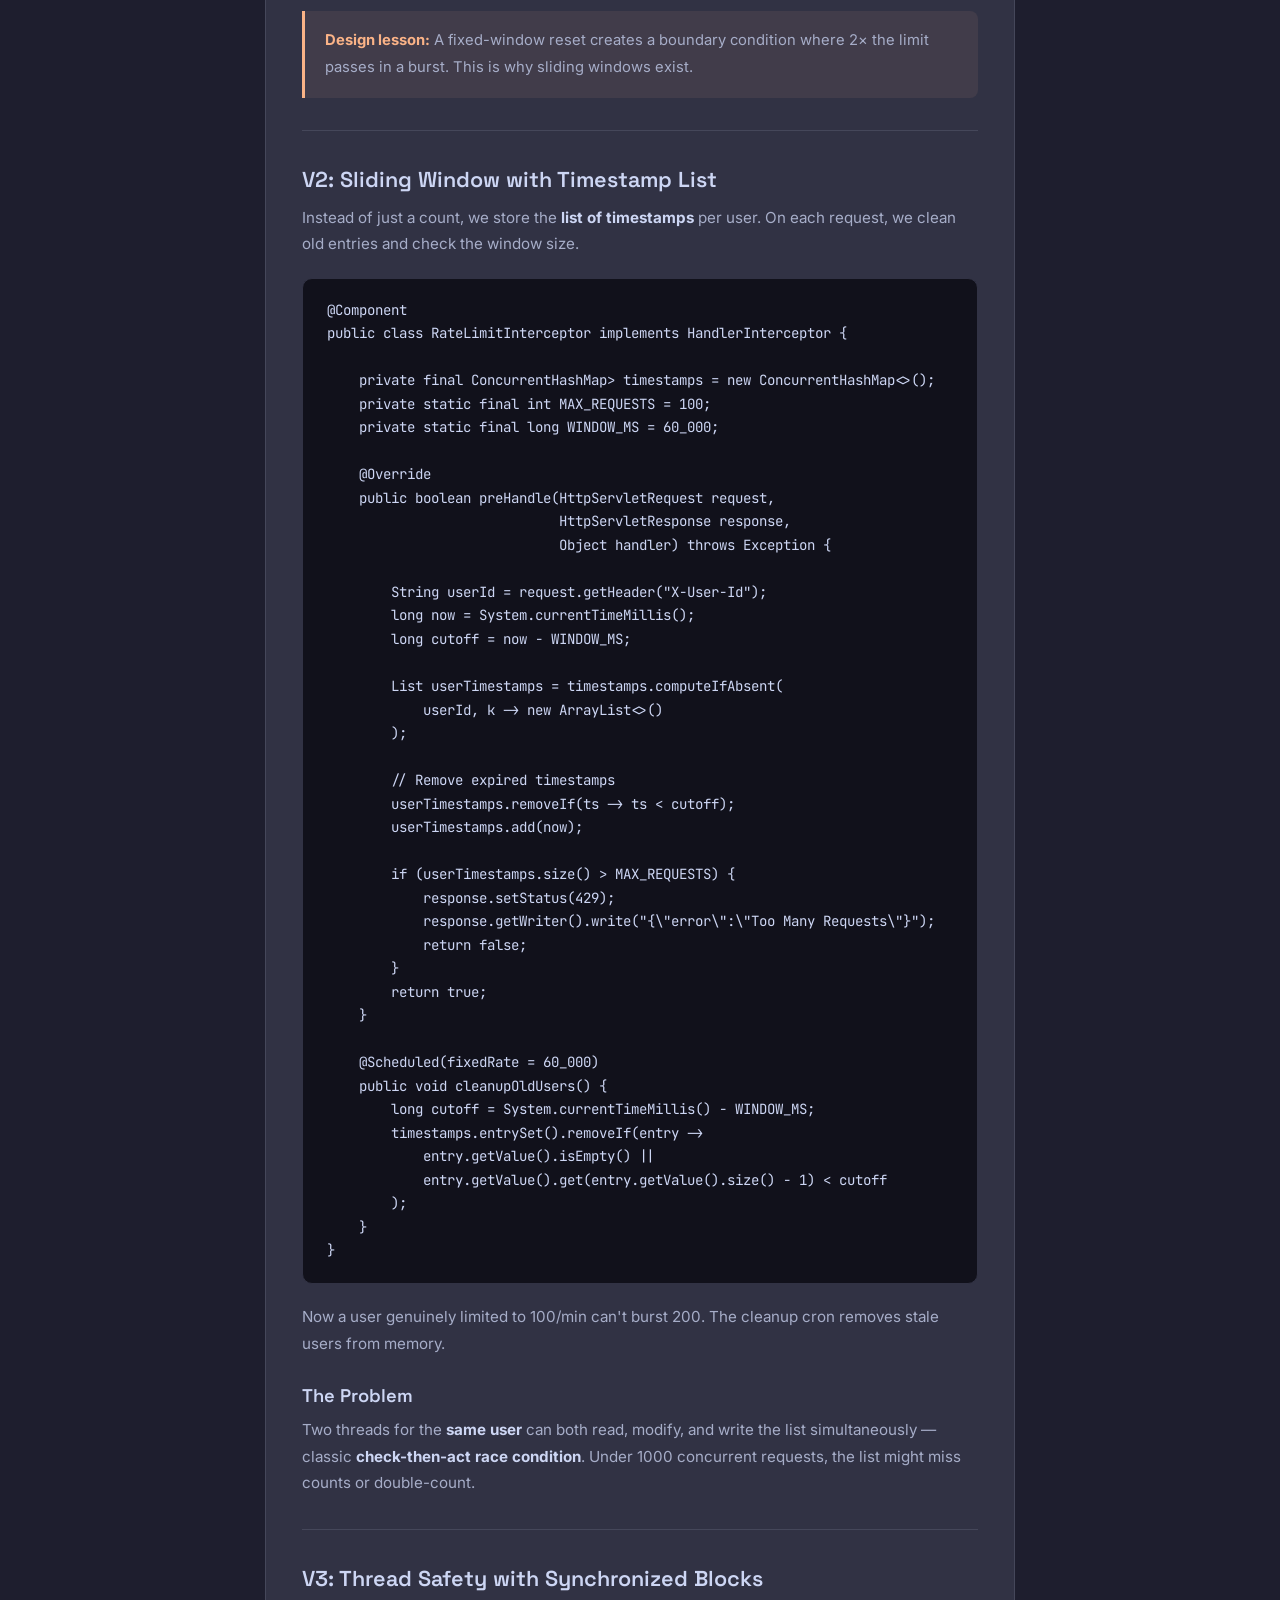
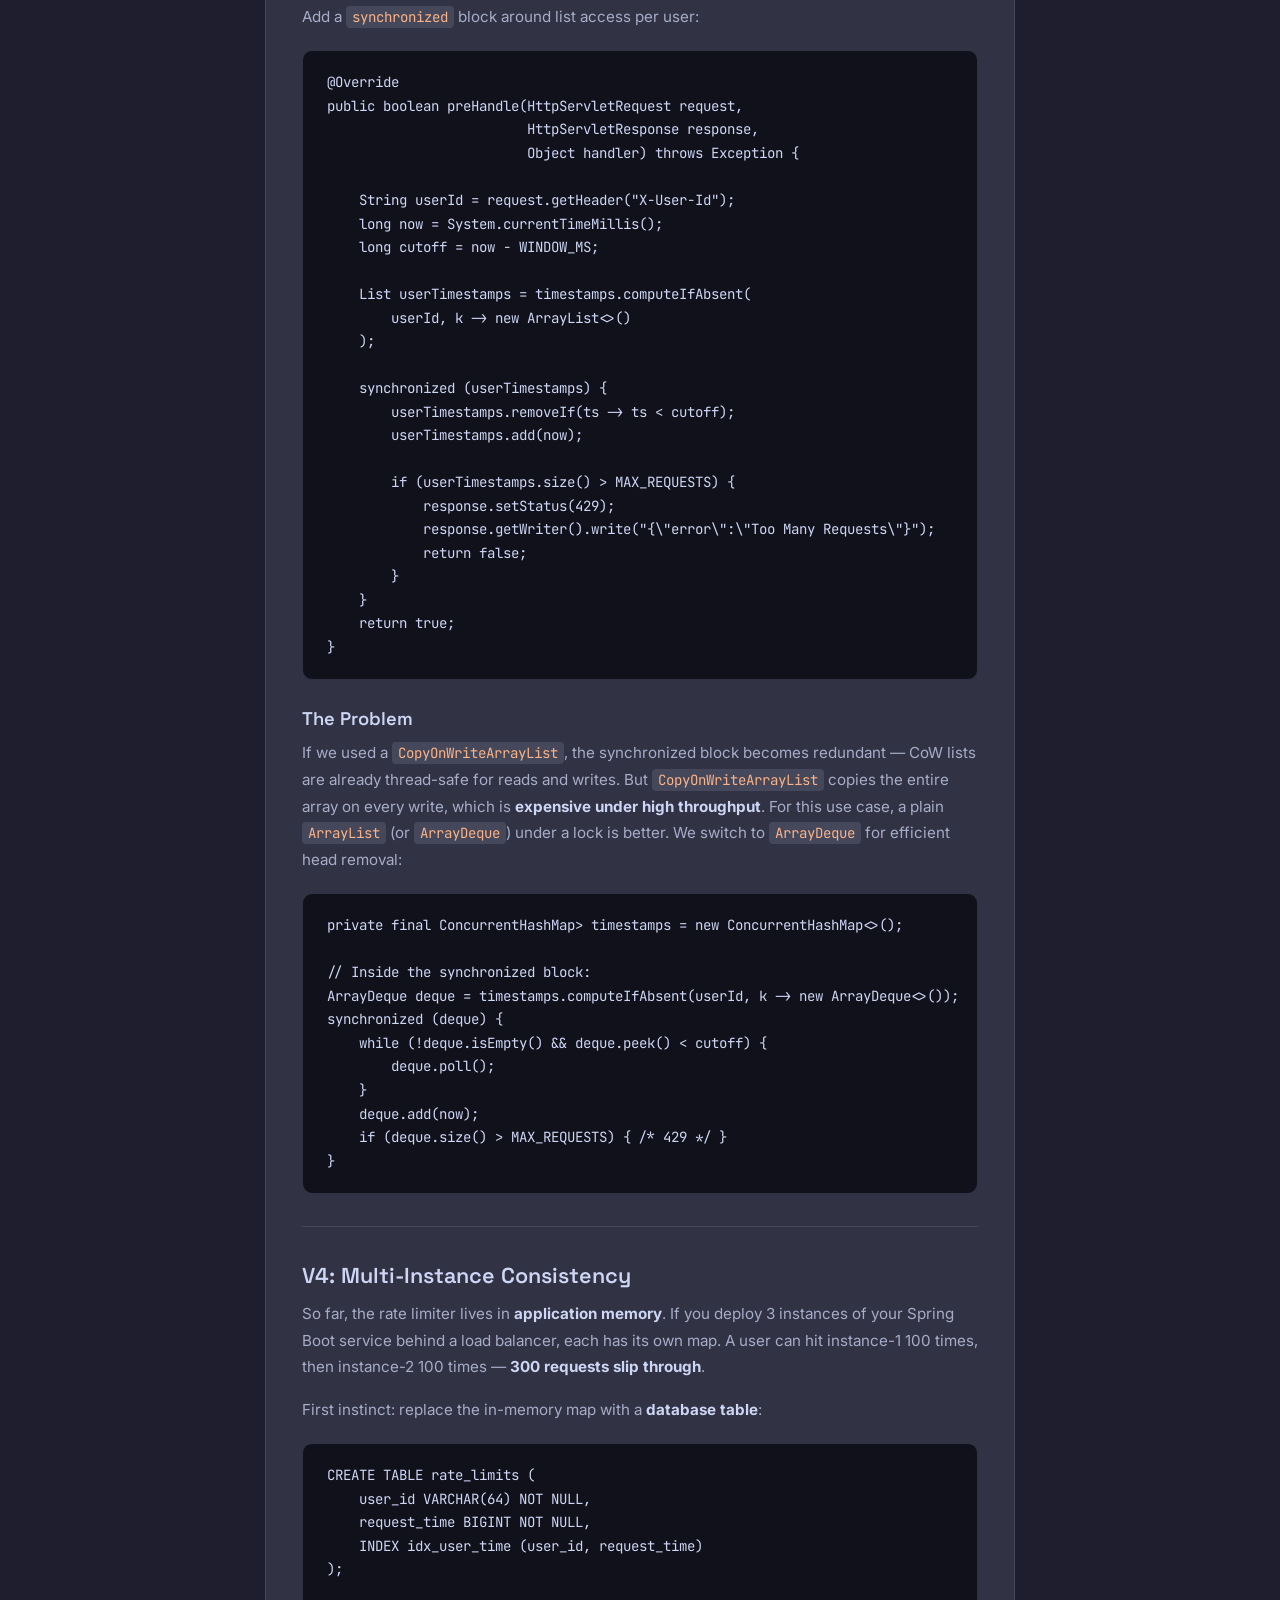
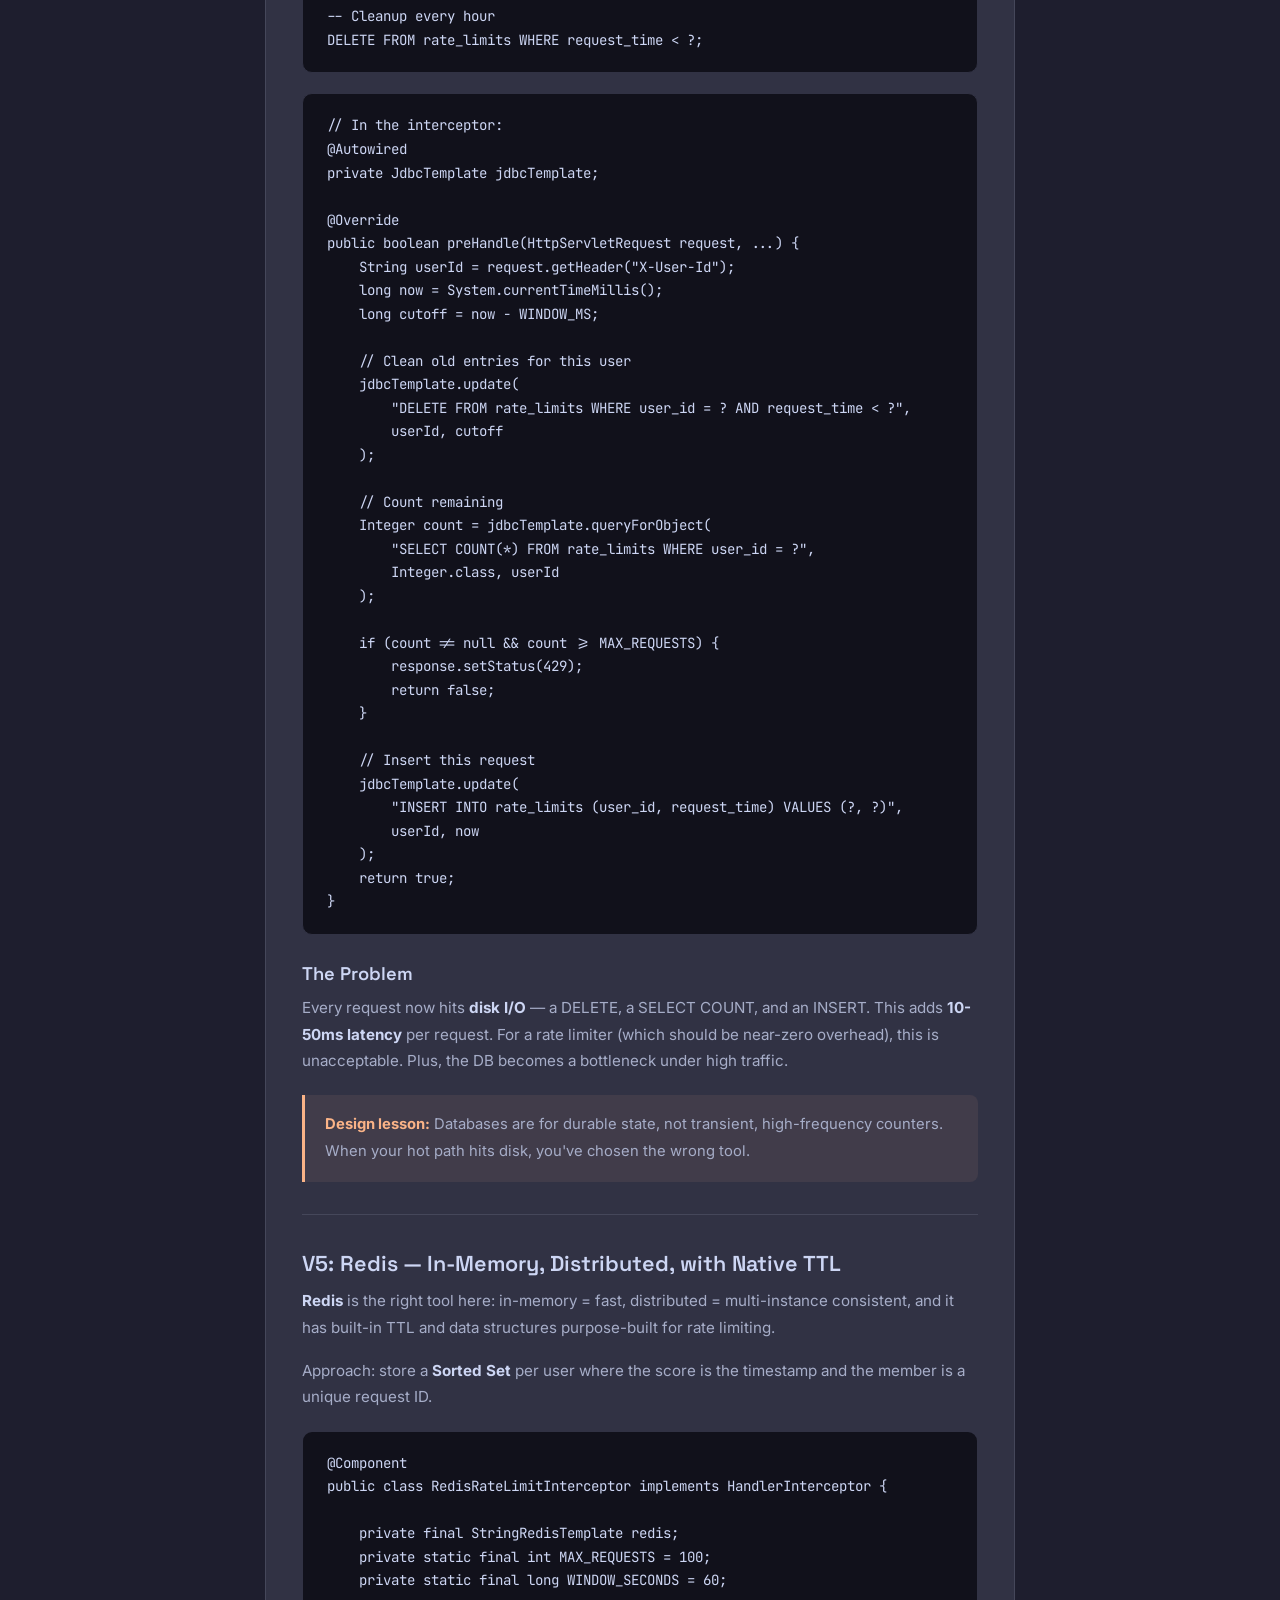
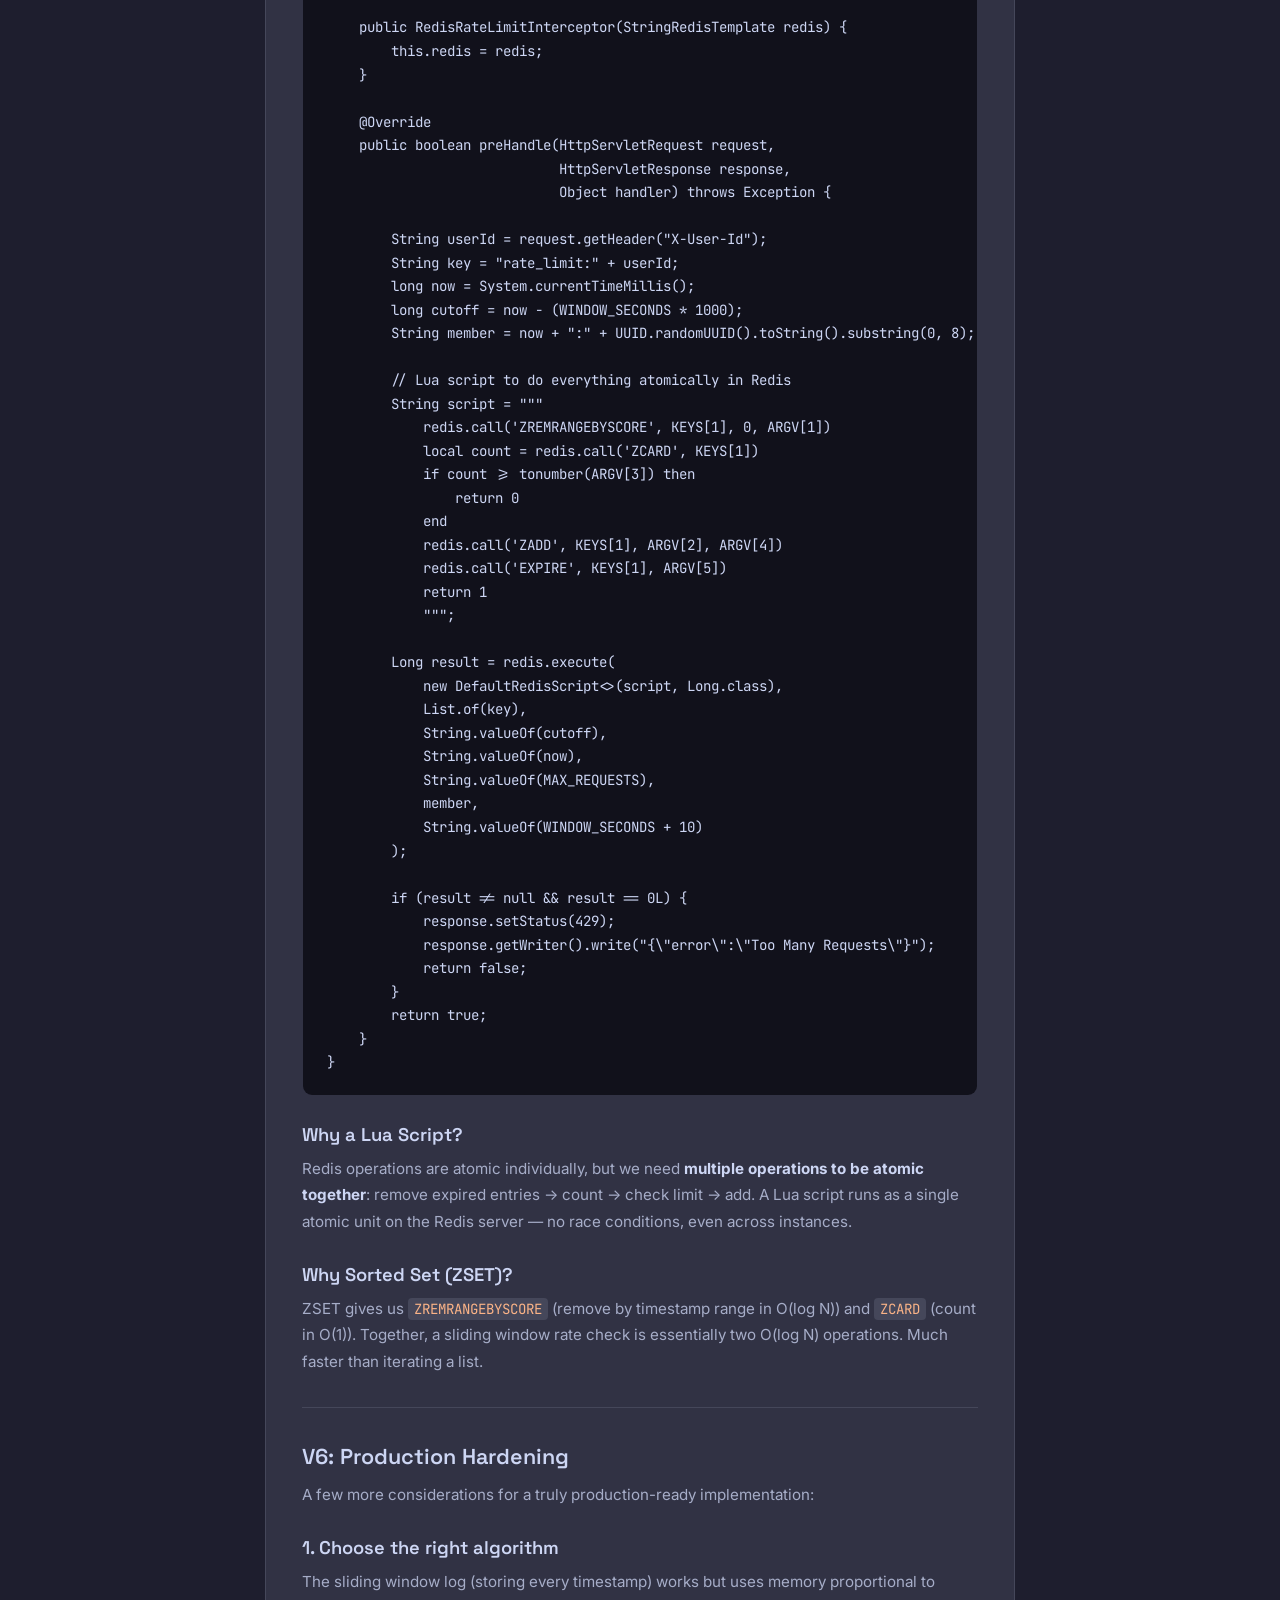
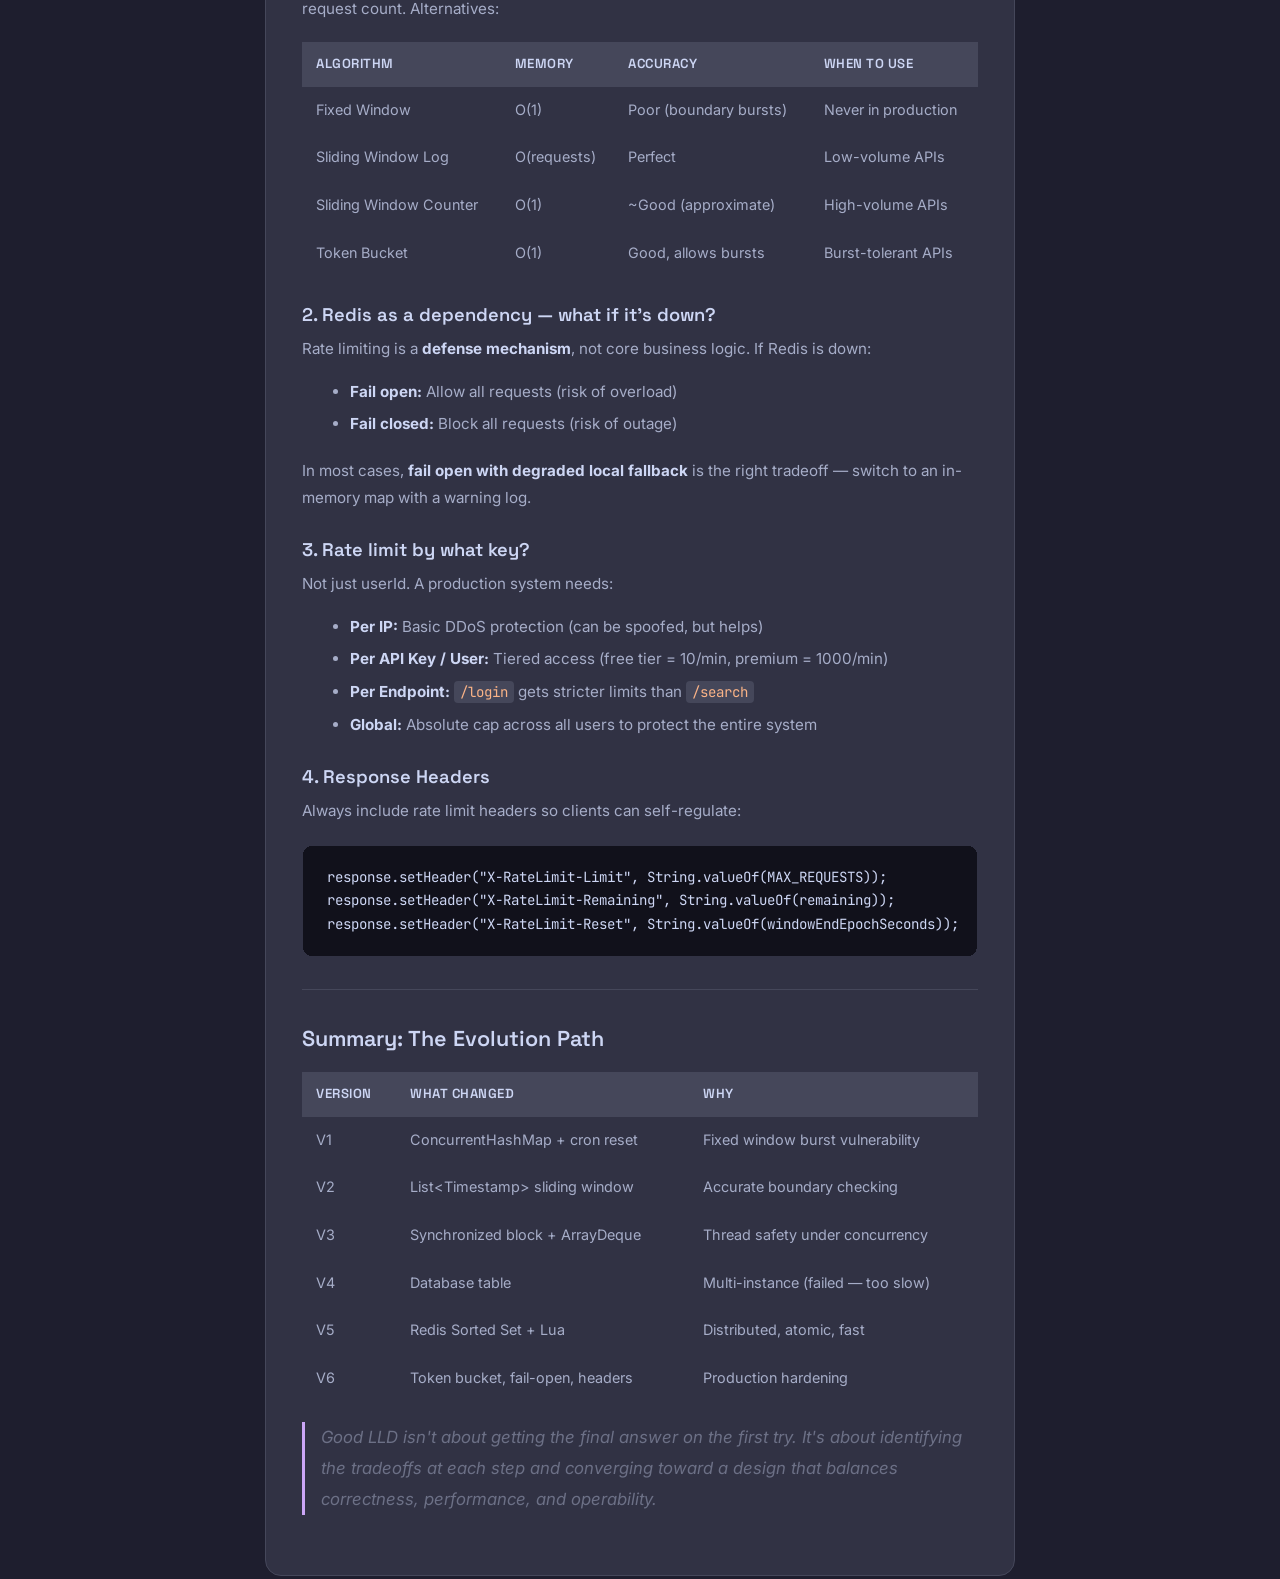
<file: blogs/rate-limiter-design/index.html>
<!DOCTYPE html>
<html lang="en">
<head>
    <meta charset="UTF-8">
    <meta name="viewport" content="width=device-width, initial-scale=1.0">
    <meta name="description" content="Evolution of a Rate Limiter in Spring Boot — from naive in-memory counter to production-ready Redis-backed distributed rate limiting.">
    <meta property="og:title" content="Designing a Rate Limiter in Spring Boot — From Naive to Production-Ready">
    <meta property="og:description" content="Step-by-step evolution: ConcurrentHashMap → Sliding Window → Thread Safety → Multi-Instance → Redis. With code examples.">
    <meta property="og:type" content="article">
    <title>Designing a Rate Limiter in Spring Boot — From Naive to Production-Ready</title>

    <link rel="icon" type="image/svg+xml" href="../../assets/favicon.svg">
    <link rel="preconnect" href="https://fonts.googleapis.com">
    <link rel="preconnect" href="https://fonts.gstatic.com" crossorigin>
    <link href="https://fonts.googleapis.com/css2?family=Inter:wght@300;400;500;600;700&family=Space+Grotesk:wght@400;500;600;700&family=JetBrains+Mono:wght@400;500&display=swap" rel="stylesheet">

    <link rel="stylesheet" href="../../styles/main.css">
    <link rel="stylesheet" href="../../styles/blog.css">
</head>
<body>

    <nav class="navbar scrolled" id="navbar">
        <div class="nav-container container">
            <a href="../../#hero" class="nav-logo">SG</a>
            <ul class="nav-links">
                <li><a href="../../#hero" class="nav-link">Home</a></li>
                <li><a href="../../#about" class="nav-link">About</a></li>
                <li><a href="../../#experience" class="nav-link">Experience</a></li>
                <li><a href="../../#skills" class="nav-link">Skills</a></li>
                <li><a href="../../#projects" class="nav-link">Projects</a></li>
                <li><a href="../../#education" class="nav-link">Education</a></li>
                <li><a href="/blogs/" class="nav-link active">Blog</a></li>
                <li><a href="../../#contact" class="nav-link">Contact</a></li>
            </ul>
        </div>
    </nav>

    <section class="blog-page">
        <div class="container">
            <article class="blog-post">
                <a href="/blogs/" class="back-link">
                    <svg width="16" height="16" viewBox="0 0 24 24" fill="none" stroke="currentColor" stroke-width="2">
                        <path d="M19 12H5M12 19l-7-7 7-7"/>
                    </svg>
                    All Posts
                </a>

                <header class="blog-post-header">
                    <h1>Designing a Rate Limiter in Spring Boot — From Naive to Production-Ready</h1>
                    <div class="blog-post-meta">June 14, 2026 &bull; 12 min read &bull; Spring Boot, LLD, Rate Limiting, Redis, Concurrency</div>
                </header>

                <div class="blog-post-body">

                    <p>Rate limiting is one of those features that <strong>starts deceptively simple</strong> — a counter, a map, maybe a cron job. But as you peel the layers, you hit concurrency, race conditions, distributed state, and performance tradeoffs. This post walks through the <strong>evolution of a rate limiter in Spring Boot</strong>, mirroring what a real LLD interview might look like: start naive, get challenged, iterate.</p>

                    <p>We'll implement it as a <strong>HandlerInterceptor</strong> (the Spring Boot way), though a Servlet Filter works equally well.</p>

                    <hr>

                    <h2>V1: Naive Counter with Cron Reset</h2>
                    <p>Our first instinct: store a count per user in a <code>ConcurrentHashMap</code>, reset every minute with a scheduled task.</p>

                    <pre><code>@Component
public class RateLimitInterceptor implements HandlerInterceptor {

    private final ConcurrentHashMap<String, Integer> counts = new ConcurrentHashMap<>();
    private static final int MAX_REQUESTS = 100;

    @Override
    public boolean preHandle(HttpServletRequest request,
                             HttpServletResponse response,
                             Object handler) throws Exception {

        String userId = request.getHeader("X-User-Id"); // or IP
        int current = counts.merge(userId, 1, Integer::sum);

        if (current > MAX_REQUESTS) {
            response.setStatus(429);
            response.getWriter().write("{\"error\":\"Too Many Requests\"}");
            return false;
        }
        return true;
    }

    @Scheduled(fixedRate = 60_000)
    public void resetCounts() {
        counts.clear();
    }
}</code></pre>

                    <h3>The Problem</h3>
                    <p>At <strong>second 59</strong> of minute N, a user sends 100 requests. At <strong>second 1</strong> of minute N+1, the map clears and they send another 100. That's <strong>200 requests in ~2 seconds</strong> — the rate limiter failed.</p>

                    <div class="design-note">
                        <strong>Design lesson:</strong> A fixed-window reset creates a boundary condition where 2× the limit passes in a burst. This is why sliding windows exist.
                    </div>

                    <hr>

                    <h2>V2: Sliding Window with Timestamp List</h2>
                    <p>Instead of just a count, we store the <strong>list of timestamps</strong> per user. On each request, we clean old entries and check the window size.</p>

                    <pre><code>@Component
public class RateLimitInterceptor implements HandlerInterceptor {

    private final ConcurrentHashMap<String, List<Long>> timestamps = new ConcurrentHashMap<>();
    private static final int MAX_REQUESTS = 100;
    private static final long WINDOW_MS = 60_000;

    @Override
    public boolean preHandle(HttpServletRequest request,
                             HttpServletResponse response,
                             Object handler) throws Exception {

        String userId = request.getHeader("X-User-Id");
        long now = System.currentTimeMillis();
        long cutoff = now - WINDOW_MS;

        List<Long> userTimestamps = timestamps.computeIfAbsent(
            userId, k -> new ArrayList<>()
        );

        // Remove expired timestamps
        userTimestamps.removeIf(ts -> ts < cutoff);
        userTimestamps.add(now);

        if (userTimestamps.size() > MAX_REQUESTS) {
            response.setStatus(429);
            response.getWriter().write("{\"error\":\"Too Many Requests\"}");
            return false;
        }
        return true;
    }

    @Scheduled(fixedRate = 60_000)
    public void cleanupOldUsers() {
        long cutoff = System.currentTimeMillis() - WINDOW_MS;
        timestamps.entrySet().removeIf(entry ->
            entry.getValue().isEmpty() ||
            entry.getValue().get(entry.getValue().size() - 1) < cutoff
        );
    }
}</code></pre>

                    <p>Now a user genuinely limited to 100/min can't burst 200. The cleanup cron removes stale users from memory.</p>

                    <h3>The Problem</h3>
                    <p>Two threads for the <strong>same user</strong> can both read, modify, and write the list simultaneously — classic <strong>check-then-act race condition</strong>. Under 1000 concurrent requests, the list might miss counts or double-count.</p>

                    <hr>

                    <h2>V3: Thread Safety with Synchronized Blocks</h2>
                    <p>Add a <code>synchronized</code> block around list access per user:</p>

                    <pre><code>@Override
public boolean preHandle(HttpServletRequest request,
                         HttpServletResponse response,
                         Object handler) throws Exception {

    String userId = request.getHeader("X-User-Id");
    long now = System.currentTimeMillis();
    long cutoff = now - WINDOW_MS;

    List<Long> userTimestamps = timestamps.computeIfAbsent(
        userId, k -> new ArrayList<>()
    );

    synchronized (userTimestamps) {
        userTimestamps.removeIf(ts -> ts < cutoff);
        userTimestamps.add(now);

        if (userTimestamps.size() > MAX_REQUESTS) {
            response.setStatus(429);
            response.getWriter().write("{\"error\":\"Too Many Requests\"}");
            return false;
        }
    }
    return true;
}</code></pre>

                    <h3>The Problem</h3>
                    <p>If we used a <code>CopyOnWriteArrayList</code>, the synchronized block becomes redundant — CoW lists are already thread-safe for reads and writes. But <code>CopyOnWriteArrayList</code> copies the entire array on every write, which is <strong>expensive under high throughput</strong>. For this use case, a plain <code>ArrayList</code> (or <code>ArrayDeque</code>) under a lock is better. We switch to <code>ArrayDeque</code> for efficient head removal:</p>

                    <pre><code>private final ConcurrentHashMap<String, ArrayDeque<Long>> timestamps = new ConcurrentHashMap<>();

// Inside the synchronized block:
ArrayDeque<Long> deque = timestamps.computeIfAbsent(userId, k -> new ArrayDeque<>());
synchronized (deque) {
    while (!deque.isEmpty() && deque.peek() < cutoff) {
        deque.poll();
    }
    deque.add(now);
    if (deque.size() > MAX_REQUESTS) { /* 429 */ }
}</code></pre>

                    <hr>

                    <h2>V4: Multi-Instance Consistency</h2>
                    <p>So far, the rate limiter lives in <strong>application memory</strong>. If you deploy 3 instances of your Spring Boot service behind a load balancer, each has its own map. A user can hit instance-1 100 times, then instance-2 100 times — <strong>300 requests slip through</strong>.</p>

                    <p>First instinct: replace the in-memory map with a <strong>database table</strong>:</p>

                    <pre><code>CREATE TABLE rate_limits (
    user_id VARCHAR(64) NOT NULL,
    request_time BIGINT NOT NULL,
    INDEX idx_user_time (user_id, request_time)
);

-- Cleanup every hour
DELETE FROM rate_limits WHERE request_time < ?;</code></pre>

                    <pre><code>// In the interceptor:
@Autowired
private JdbcTemplate jdbcTemplate;

@Override
public boolean preHandle(HttpServletRequest request, ...) {
    String userId = request.getHeader("X-User-Id");
    long now = System.currentTimeMillis();
    long cutoff = now - WINDOW_MS;

    // Clean old entries for this user
    jdbcTemplate.update(
        "DELETE FROM rate_limits WHERE user_id = ? AND request_time < ?",
        userId, cutoff
    );

    // Count remaining
    Integer count = jdbcTemplate.queryForObject(
        "SELECT COUNT(*) FROM rate_limits WHERE user_id = ?",
        Integer.class, userId
    );

    if (count != null && count >= MAX_REQUESTS) {
        response.setStatus(429);
        return false;
    }

    // Insert this request
    jdbcTemplate.update(
        "INSERT INTO rate_limits (user_id, request_time) VALUES (?, ?)",
        userId, now
    );
    return true;
}</code></pre>

                    <h3>The Problem</h3>
                    <p>Every request now hits <strong>disk I/O</strong> — a DELETE, a SELECT COUNT, and an INSERT. This adds <strong>10-50ms latency</strong> per request. For a rate limiter (which should be near-zero overhead), this is unacceptable. Plus, the DB becomes a bottleneck under high traffic.</p>

                    <div class="design-note">
                        <strong>Design lesson:</strong> Databases are for durable state, not transient, high-frequency counters. When your hot path hits disk, you've chosen the wrong tool.
                    </div>

                    <hr>

                    <h2>V5: Redis — In-Memory, Distributed, with Native TTL</h2>
                    <p><strong>Redis</strong> is the right tool here: in-memory = fast, distributed = multi-instance consistent, and it has built-in TTL and data structures purpose-built for rate limiting.</p>

                    <p>Approach: store a <strong>Sorted Set</strong> per user where the score is the timestamp and the member is a unique request ID.</p>

                    <pre><code>@Component
public class RedisRateLimitInterceptor implements HandlerInterceptor {

    private final StringRedisTemplate redis;
    private static final int MAX_REQUESTS = 100;
    private static final long WINDOW_SECONDS = 60;

    public RedisRateLimitInterceptor(StringRedisTemplate redis) {
        this.redis = redis;
    }

    @Override
    public boolean preHandle(HttpServletRequest request,
                             HttpServletResponse response,
                             Object handler) throws Exception {

        String userId = request.getHeader("X-User-Id");
        String key = "rate_limit:" + userId;
        long now = System.currentTimeMillis();
        long cutoff = now - (WINDOW_SECONDS * 1000);
        String member = now + ":" + UUID.randomUUID().toString().substring(0, 8);

        // Lua script to do everything atomically in Redis
        String script = """
            redis.call('ZREMRANGEBYSCORE', KEYS[1], 0, ARGV[1])
            local count = redis.call('ZCARD', KEYS[1])
            if count >= tonumber(ARGV[3]) then
                return 0
            end
            redis.call('ZADD', KEYS[1], ARGV[2], ARGV[4])
            redis.call('EXPIRE', KEYS[1], ARGV[5])
            return 1
            """;

        Long result = redis.execute(
            new DefaultRedisScript<>(script, Long.class),
            List.of(key),
            String.valueOf(cutoff),
            String.valueOf(now),
            String.valueOf(MAX_REQUESTS),
            member,
            String.valueOf(WINDOW_SECONDS + 10)
        );

        if (result != null && result == 0L) {
            response.setStatus(429);
            response.getWriter().write("{\"error\":\"Too Many Requests\"}");
            return false;
        }
        return true;
    }
}</code></pre>

                    <h3>Why a Lua Script?</h3>
                    <p>Redis operations are atomic individually, but we need <strong>multiple operations to be atomic together</strong>: remove expired entries → count → check limit → add. A Lua script runs as a single atomic unit on the Redis server — no race conditions, even across instances.</p>

                    <h3>Why Sorted Set (ZSET)?</h3>
                    <p>ZSET gives us <code>ZREMRANGEBYSCORE</code> (remove by timestamp range in O(log N)) and <code>ZCARD</code> (count in O(1)). Together, a sliding window rate check is essentially two O(log N) operations. Much faster than iterating a list.</p>

                    <hr>

                    <h2>V6: Production Hardening</h2>

                    <p>A few more considerations for a truly production-ready implementation:</p>

                    <h3>1. Choose the right algorithm</h3>
                    <p>The sliding window log (storing every timestamp) works but uses memory proportional to request count. Alternatives:</p>

                    <table class="compare-table">
                        <tr>
                            <th>Algorithm</th>
                            <th>Memory</th>
                            <th>Accuracy</th>
                            <th>When to Use</th>
                        </tr>
                        <tr>
                            <td>Fixed Window</td>
                            <td>O(1)</td>
                            <td>Poor (boundary bursts)</td>
                            <td>Never in production</td>
                        </tr>
                        <tr>
                            <td>Sliding Window Log</td>
                            <td>O(requests)</td>
                            <td>Perfect</td>
                            <td>Low-volume APIs</td>
                        </tr>
                        <tr>
                            <td>Sliding Window Counter</td>
                            <td>O(1)</td>
                            <td>~Good (approximate)</td>
                            <td>High-volume APIs</td>
                        </tr>
                        <tr>
                            <td>Token Bucket</td>
                            <td>O(1)</td>
                            <td>Good, allows bursts</td>
                            <td>Burst-tolerant APIs</td>
                        </tr>
                    </table>

                    <h3>2. Redis as a dependency — what if it's down?</h3>
                    <p>Rate limiting is a <strong>defense mechanism</strong>, not core business logic. If Redis is down:</p>
                    <ul>
                        <li><strong>Fail open:</strong> Allow all requests (risk of overload)</li>
                        <li><strong>Fail closed:</strong> Block all requests (risk of outage)</li>
                    </ul>
                    <p>In most cases, <strong>fail open with degraded local fallback</strong> is the right tradeoff — switch to an in-memory map with a warning log.</p>

                    <h3>3. Rate limit by what key?</h3>
                    <p>Not just userId. A production system needs:</p>
                    <ul>
                        <li><strong>Per IP:</strong> Basic DDoS protection (can be spoofed, but helps)</li>
                        <li><strong>Per API Key / User:</strong> Tiered access (free tier = 10/min, premium = 1000/min)</li>
                        <li><strong>Per Endpoint:</strong> <code>/login</code> gets stricter limits than <code>/search</code></li>
                        <li><strong>Global:</strong> Absolute cap across all users to protect the entire system</li>
                    </ul>

                    <h3>4. Response Headers</h3>
                    <p>Always include rate limit headers so clients can self-regulate:</p>
                    <pre><code>response.setHeader("X-RateLimit-Limit", String.valueOf(MAX_REQUESTS));
response.setHeader("X-RateLimit-Remaining", String.valueOf(remaining));
response.setHeader("X-RateLimit-Reset", String.valueOf(windowEndEpochSeconds));</code></pre>

                    <hr>

                    <h2>Summary: The Evolution Path</h2>

                    <table class="compare-table">
                        <tr><th>Version</th><th>What changed</th><th>Why</th></tr>
                        <tr><td>V1</td><td>ConcurrentHashMap + cron reset</td><td>Fixed window burst vulnerability</td></tr>
                        <tr><td>V2</td><td>List&lt;Timestamp&gt; sliding window</td><td>Accurate boundary checking</td></tr>
                        <tr><td>V3</td><td>Synchronized block + ArrayDeque</td><td>Thread safety under concurrency</td></tr>
                        <tr><td>V4</td><td>Database table</td><td>Multi-instance (failed — too slow)</td></tr>
                        <tr><td>V5</td><td>Redis Sorted Set + Lua</td><td>Distributed, atomic, fast</td></tr>
                        <tr><td>V6</td><td>Token bucket, fail-open, headers</td><td>Production hardening</td></tr>
                    </table>

                    <blockquote>Good LLD isn't about getting the final answer on the first try. It's about identifying the tradeoffs at each step and converging toward a design that balances correctness, performance, and operability.</blockquote>

                </div>
            </article>
        </div>
    </section>

    <!-- Back to Top -->
    <div class="back-to-top-wrapper">
        <a href="#" class="back-to-top" aria-label="Back to top">
            <svg width="20" height="20" viewBox="0 0 24 24" fill="none" stroke="currentColor" stroke-width="2">
                <path d="M12 19V5M5 12l7-7 7 7"/>
            </svg>
        </a>
    </div>

</body>
</html>
</file>
<file: styles/main.css>
/* ========================================
   Catppuccin Mocha Theme — CSS Variables
   ======================================== */
:root {
    /* Background */
    --color-base: #1e1e2e;
    --color-mantle: #181825;
    --color-crust: #11111b;

    /* Surfaces */
    --color-surface0: #313244;
    --color-surface1: #45475a;
    --color-surface2: #585b70;

    /* Text */
    --color-text: #cdd6f4;
    --color-subtext0: #a6adc8;
    --color-subtext1: #bac2de;
    --color-overlay0: #6c7086;

    /* Accents */
    --color-mauve: #cba6f7;
    --color-blue: #89b4fa;
    --color-green: #a6e3a1;
    --color-peach: #fab387;
    --color-pink: #f5c2e7;
    --color-yellow: #f9e2af;
    --color-teal: #94e2d5;
    --color-red: #f38ba8;

    /* Typography */
    --font-heading: 'Space Grotesk', sans-serif;
    --font-body: 'Inter', sans-serif;
    --font-mono: 'JetBrains Mono', monospace;

    /* Layout */
    --max-width: 1200px;
    --nav-height: 64px;

    /* Transitions */
    --transition: 0.3s ease;
}

/* ========================================
   Reset & Base
   ======================================== */
*, *::before, *::after {
    margin: 0;
    padding: 0;
    box-sizing: border-box;
}

html {
    scroll-behavior: smooth;
    scroll-padding-top: var(--nav-height);
}

body {
    font-family: var(--font-body);
    background-color: var(--color-base);
    color: var(--color-text);
    line-height: 1.7;
    overflow-x: hidden;
    -webkit-font-smoothing: antialiased;
}

.container {
    width: 100%;
    max-width: var(--max-width);
    margin: 0 auto;
    padding: 0 24px;
}

a {
    color: inherit;
    text-decoration: none;
}

ul {
    list-style: none;
}

img {
    max-width: 100%;
    display: block;
}

/* ========================================
   Typography
   ======================================== */
h1, h2, h3, h4 {
    font-family: var(--font-heading);
    font-weight: 600;
    line-height: 1.2;
}

.section-title {
    font-size: clamp(1.75rem, 4vw, 2.5rem);
    text-align: center;
    margin-bottom: 48px;
    color: var(--color-mauve);
    position: relative;
}

.section-title::after {
    content: '';
    display: block;
    width: 60px;
    height: 3px;
    background: var(--color-mauve);
    margin: 12px auto 0;
    border-radius: 2px;
}

/* ========================================
   Buttons
   ======================================== */
.btn {
    display: inline-flex;
    align-items: center;
    gap: 8px;
    padding: 12px 28px;
    border-radius: 8px;
    font-family: var(--font-heading);
    font-weight: 500;
    font-size: 0.95rem;
    cursor: pointer;
    transition: all var(--transition);
    border: 2px solid transparent;
}

.btn-primary {
    background: var(--color-mauve);
    color: var(--color-crust);
}

.btn-primary:hover {
    background: transparent;
    color: var(--color-mauve);
    border-color: var(--color-mauve);
    transform: translateY(-2px);
    box-shadow: 0 4px 20px rgba(203, 166, 247, 0.3);
}

.btn-secondary {
    background: transparent;
    color: var(--color-mauve);
    border-color: var(--color-mauve);
}

.btn-secondary:hover {
    background: var(--color-mauve);
    color: var(--color-crust);
    transform: translateY(-2px);
    box-shadow: 0 4px 20px rgba(203, 166, 247, 0.3);
}

/* ========================================
   Navigation
   ======================================== */
.navbar {
    position: fixed;
    top: 0;
    left: 0;
    width: 100%;
    height: var(--nav-height);
    background: var(--color-mantle);
    z-index: 1000;
    border-bottom: 1px solid var(--color-surface0);
    transition: background var(--transition);
}

.navbar.scrolled {
    background: rgba(24, 24, 37, 0.95);
    backdrop-filter: blur(10px);
}

.nav-container {
    display: flex;
    align-items: center;
    justify-content: space-between;
    height: 100%;
}

.nav-logo {
    font-family: var(--font-heading);
    font-size: 1.5rem;
    font-weight: 700;
    color: var(--color-mauve);
    width: 44px;
    height: 44px;
    display: flex;
    align-items: center;
    justify-content: center;
    border: 2px solid var(--color-mauve);
    border-radius: 10px;
    transition: all var(--transition);
}

.nav-logo:hover {
    background: var(--color-mauve);
    color: var(--color-crust);
}

.nav-links {
    display: flex;
    gap: 8px;
}

.nav-link {
    font-size: 0.875rem;
    padding: 8px 14px;
    border-radius: 6px;
    color: var(--color-subtext0);
    transition: all var(--transition);
    font-weight: 500;
}

.nav-link:hover,
.nav-link.active {
    color: var(--color-mauve);
    background: rgba(203, 166, 247, 0.1);
}

/* Hamburger */
.hamburger {
    display: none;
    flex-direction: column;
    gap: 5px;
    background: none;
    border: none;
    cursor: pointer;
    padding: 4px;
    z-index: 1001;
}

.hamburger span {
    display: block;
    width: 24px;
    height: 2px;
    background: var(--color-text);
    transition: all 0.3s ease;
    border-radius: 2px;
}

.hamburger.active span:nth-child(1) {
    transform: rotate(45deg) translate(5px, 5px);
}

.hamburger.active span:nth-child(2) {
    opacity: 0;
}

.hamburger.active span:nth-child(3) {
    transform: rotate(-45deg) translate(5px, -5px);
}

/* ========================================
   Hero Section
   ======================================== */
.hero {
    min-height: 100vh;
    display: flex;
    align-items: center;
    justify-content: center;
    position: relative;
    padding: calc(var(--nav-height) + 40px) 0 40px;
    overflow: hidden;
}

.hero-bg-shapes {
    position: absolute;
    inset: 0;
    pointer-events: none;
    overflow: hidden;
}

.shape {
    position: absolute;
    border-radius: 50%;
    filter: blur(80px);
    opacity: 0.15;
    animation: float 20s ease-in-out infinite;
}

.shape-1 {
    width: 400px;
    height: 400px;
    background: var(--color-mauve);
    top: -100px;
    right: -100px;
}

.shape-2 {
    width: 300px;
    height: 300px;
    background: var(--color-blue);
    bottom: -50px;
    left: -50px;
    animation-delay: -7s;
}

.shape-3 {
    width: 200px;
    height: 200px;
    background: var(--color-peach);
    top: 50%;
    left: 50%;
    animation-delay: -14s;
}

@keyframes float {
    0%, 100% { transform: translate(0, 0) scale(1); }
    33% { transform: translate(30px, -30px) scale(1.1); }
    66% { transform: translate(-20px, 20px) scale(0.9); }
}

.hero-content {
    text-align: center;
    position: relative;
    z-index: 1;
}

.hero-greeting {
    font-size: 1.1rem;
    color: var(--color-peach);
    margin-bottom: 8px;
    font-weight: 500;
}

.hero-name {
    font-size: clamp(2.5rem, 7vw, 4.5rem);
    color: var(--color-text);
    margin-bottom: 12px;
    letter-spacing: -1px;
}

.hero-tagline {
    font-size: clamp(1rem, 2.5vw, 1.35rem);
    color: var(--color-mauve);
    font-family: var(--font-mono);
    font-weight: 500;
    margin-bottom: 8px;
}

.hero-subtitle {
    font-size: 1rem;
    color: var(--color-subtext0);
    margin-bottom: 36px;
    max-width: 500px;
    margin-left: auto;
    margin-right: auto;
}

.hero-cta {
    display: flex;
    gap: 16px;
    justify-content: center;
    flex-wrap: wrap;
}

.scroll-indicator {
    position: absolute;
    bottom: 32px;
    left: 50%;
    transform: translateX(-50%);
    color: var(--color-subtext0);
    animation: bounce 2s ease-in-out infinite;
    transition: color var(--transition);
}

.scroll-indicator:hover {
    color: var(--color-mauve);
}

@keyframes bounce {
    0%, 20%, 50%, 80%, 100% { transform: translateX(-50%) translateY(0); }
    40% { transform: translateX(-50%) translateY(-10px); }
    60% { transform: translateX(-50%) translateY(-5px); }
}

/* ========================================
   Sections (shared)
   ======================================== */
.section {
    padding: 100px 0;
}

.section:nth-child(even) {
    background: var(--color-mantle);
}

/* ========================================
   About Section
   ======================================== */
.about-content {
    display: grid;
    grid-template-columns: 3fr 2fr;
    gap: 60px;
    align-items: center;
}

.about-text p {
    color: var(--color-subtext0);
    margin-bottom: 16px;
    font-size: 1.05rem;
}

.about-text p strong {
    color: var(--color-text);
}

.about-stats {
    display: flex;
    gap: 32px;
    margin: 28px 0;
}

.stat {
    text-align: center;
}

.stat-number {
    display: block;
    font-family: var(--font-heading);
    font-size: 1.5rem;
    font-weight: 700;
    color: var(--color-mauve);
}

.stat-label {
    font-size: 0.8rem;
    color: var(--color-subtext0);
    text-transform: uppercase;
    letter-spacing: 0.5px;
}

.about-avatar {
    display: flex;
    justify-content: center;
}

.avatar-img {
    width: 200px;
    height: 200px;
    border-radius: 50%;
    object-fit: cover;
    border: 3px solid var(--color-mauve);
    box-shadow: 0 8px 32px rgba(203, 166, 247, 0.25);
}

/* ========================================
   Experience (Timeline)
   ======================================== */
.timeline {
    position: relative;
    padding-left: 32px;
}

.timeline-line {
    position: absolute;
    left: 8px;
    top: 8px;
    bottom: 8px;
    width: 2px;
    background: linear-gradient(to bottom, var(--color-mauve), var(--color-blue), var(--color-mauve));
    border-radius: 1px;
}

.timeline-item {
    position: relative;
    margin-bottom: 48px;
}

.timeline-item:last-child {
    margin-bottom: 0;
}

.timeline-dot {
    position: absolute;
    left: -32px;
    top: 6px;
    width: 18px;
    height: 18px;
    border-radius: 50%;
    background: var(--color-mauve);
    border: 3px solid var(--color-base);
    box-shadow: 0 0 0 3px var(--color-mauve);
    z-index: 1;
}

.timeline-content {
    background: var(--color-surface0);
    border-radius: 12px;
    padding: 28px;
    border-left: 3px solid var(--color-mauve);
    transition: transform var(--transition), box-shadow var(--transition);
}

.timeline-content:hover {
    transform: translateX(4px);
    box-shadow: 0 4px 20px rgba(203, 166, 247, 0.15);
}

.timeline-header {
    display: flex;
    justify-content: space-between;
    align-items: flex-start;
    flex-wrap: wrap;
    gap: 8px;
    margin-bottom: 4px;
}

.timeline-role {
    font-size: 1.2rem;
    color: var(--color-text);
}

.timeline-date {
    font-family: var(--font-mono);
    font-size: 0.825rem;
    color: var(--color-peach);
    background: rgba(250, 179, 135, 0.1);
    padding: 4px 12px;
    border-radius: 20px;
    white-space: nowrap;
}

.timeline-company {
    color: var(--color-blue);
    font-weight: 500;
    margin-bottom: 12px;
    font-size: 0.95rem;
}

.timeline-bullets {
    list-style: none;
}

.timeline-bullets li {
    position: relative;
    padding-left: 20px;
    margin-bottom: 10px;
    color: var(--color-subtext0);
    font-size: 0.95rem;
    line-height: 1.6;
}

.timeline-bullets li::before {
    content: '▸';
    position: absolute;
    left: 0;
    color: var(--color-mauve);
    font-size: 0.8rem;
}

.timeline-bullets li strong {
    color: var(--color-text);
}

/* ========================================
   Skills
   ======================================== */
.skills-grid {
    display: grid;
    grid-template-columns: repeat(auto-fit, minmax(300px, 1fr));
    gap: 28px;
}

.skill-category {
    background: var(--color-surface0);
    border-radius: 12px;
    padding: 24px;
    transition: transform var(--transition), box-shadow var(--transition);
}

.skill-category:hover {
    transform: translateY(-3px);
    box-shadow: 0 6px 24px rgba(0, 0, 0, 0.3);
}

.skill-cat-title {
    font-size: 1rem;
    color: var(--color-text);
    margin-bottom: 16px;
    padding-bottom: 8px;
    border-bottom: 1px solid var(--color-surface1);
}

.skill-tags {
    display: flex;
    flex-wrap: wrap;
    gap: 8px;
}

.skill-tag {
    font-family: var(--font-mono);
    font-size: 0.8rem;
    font-weight: 500;
    padding: 5px 12px;
    border-radius: 6px;
    background: color-mix(in srgb, var(--tag-color, var(--color-blue)) 15%, transparent);
    color: var(--tag-color, var(--color-blue));
    border: 1px solid color-mix(in srgb, var(--tag-color, var(--color-blue)) 30%, transparent);
}

/* ========================================
   Projects
   ======================================== */
.projects-grid {
    display: grid;
    grid-template-columns: repeat(auto-fit, minmax(320px, 1fr));
    gap: 28px;
}

.project-card {
    background: var(--color-surface0);
    border-radius: 12px;
    padding: 28px;
    border: 1px solid transparent;
    transition: all var(--transition);
    position: relative;
    overflow: hidden;
}

.project-card::before {
    content: '';
    position: absolute;
    top: 0;
    left: 0;
    width: 100%;
    height: 3px;
    background: linear-gradient(90deg, var(--color-mauve), var(--color-blue), var(--color-green));
    opacity: 0;
    transition: opacity var(--transition);
}

.project-card:hover {
    transform: translateY(-4px);
    box-shadow: 0 8px 30px rgba(0, 0, 0, 0.3);
    border-color: var(--color-surface1);
}

.project-card:hover::before {
    opacity: 1;
}

.project-title {
    font-size: 1.15rem;
    color: var(--color-text);
    margin-bottom: 12px;
}

.project-desc {
    color: var(--color-subtext0);
    font-size: 0.925rem;
    margin-bottom: 18px;
    line-height: 1.65;
}

.project-desc strong {
    color: var(--color-green);
}

.project-tags {
    display: flex;
    flex-wrap: wrap;
    gap: 6px;
}

.project-tags span {
    font-family: var(--font-mono);
    font-size: 0.75rem;
    padding: 3px 10px;
    border-radius: 4px;
    background: rgba(203, 166, 247, 0.1);
    color: var(--color-mauve);
}

/* ========================================
   Education
   ======================================== */
.education-card {
    display: flex;
    align-items: flex-start;
    gap: 24px;
    background: var(--color-surface0);
    border-radius: 12px;
    padding: 32px;
    max-width: 700px;
    margin: 0 auto;
    border-left: 3px solid var(--color-mauve);
    transition: transform var(--transition), box-shadow var(--transition);
}

.education-card:hover {
    transform: translateY(-2px);
    box-shadow: 0 6px 24px rgba(0, 0, 0, 0.3);
}

.edu-icon {
    flex-shrink: 0;
    width: 56px;
    height: 56px;
    background: rgba(203, 166, 247, 0.1);
    border-radius: 12px;
    display: flex;
    align-items: center;
    justify-content: center;
}

.edu-content h3 {
    font-size: 1.15rem;
    color: var(--color-text);
    margin-bottom: 4px;
}

.edu-degree {
    color: var(--color-subtext0);
    font-size: 0.925rem;
    margin-bottom: 8px;
}

.edu-meta {
    font-family: var(--font-mono);
    font-size: 0.825rem;
    color: var(--color-peach);
}

.edu-separator {
    margin: 0 8px;
    color: var(--color-surface2);
}

/* ========================================
   Blog
   ======================================== */
.blog {
    background: var(--color-base);
}

.blog-subtitle {
    text-align: center;
    color: var(--color-subtext0);
    margin-top: -28px;
    margin-bottom: 48px;
    font-size: 1.05rem;
}

/* Blog Post Card */
.blog-post {
    background: var(--color-surface0);
    border-radius: 16px;
    padding: 40px 36px;
    max-width: 820px;
    margin: 0 auto;
    border: 1px solid var(--color-surface1);
    transition: box-shadow var(--transition);
}

.blog-post:hover {
    box-shadow: 0 8px 32px rgba(0, 0, 0, 0.25);
}

.blog-post-header {
    margin-bottom: 28px;
    padding-bottom: 24px;
    border-bottom: 1px solid var(--color-surface1);
}

.blog-post-meta {
    display: flex;
    flex-wrap: wrap;
    align-items: center;
    gap: 10px;
    margin-bottom: 16px;
}

.blog-post-date {
    font-family: var(--font-mono);
    font-size: 0.8rem;
    color: var(--color-overlay0);
}

.blog-post-tag {
    font-family: var(--font-mono);
    font-size: 0.7rem;
    padding: 2px 8px;
    border-radius: 4px;
    background: rgba(203, 166, 247, 0.12);
    color: var(--color-mauve);
}

.blog-post-title {
    font-size: 1.4rem;
    color: var(--color-text);
    line-height: 1.4;
}

.blog-post-body h4 {
    font-size: 1.1rem;
    font-family: var(--font-heading);
    color: var(--color-blue);
    margin: 28px 0 10px 0;
}

.blog-post-body h4:first-of-type {
    margin-top: 0;
}

.blog-post-body p {
    color: var(--color-subtext0);
    line-height: 1.75;
    margin-bottom: 16px;
    font-size: 0.95rem;
}

.blog-post-body strong {
    color: var(--color-green);
}

.blog-post-body em {
    color: var(--color-pink);
    font-style: italic;
}

.blog-post-body ul {
    list-style: disc;
    padding-left: 24px;
    margin-bottom: 20px;
    color: var(--color-subtext0);
    font-size: 0.95rem;
    line-height: 1.75;
}

.blog-post-body ul li {
    margin-bottom: 6px;
}

.blog-post-body code {
    font-family: var(--font-mono);
    font-size: 0.82rem;
    background: rgba(245, 194, 231, 0.12);
    color: var(--color-pink);
    padding: 2px 6px;
    border-radius: 3px;
}

/* Code Block */
.blog-code-block {
    background: var(--color-crust);
    border-radius: 8px;
    margin: 24px 0;
    overflow: hidden;
    border: 1px solid var(--color-surface1);
}

.blog-code-label {
    display: block;
    font-family: var(--font-mono);
    font-size: 0.7rem;
    color: var(--color-overlay0);
    padding: 10px 16px 4px 16px;
    text-transform: uppercase;
    letter-spacing: 0.5px;
}

.blog-code-block pre {
    padding: 8px 16px 16px 16px;
    overflow-x: auto;
}

.blog-code-block code {
    font-family: var(--font-mono);
    font-size: 0.78rem;
    color: var(--color-teal);
    background: none;
    padding: 0;
    border-radius: 0;
    line-height: 1.7;
    white-space: pre;
}

/* Blog Tags Grid */
.blog-tags {
    display: flex;
    flex-wrap: wrap;
    gap: 8px;
    margin: 20px 0 28px 0;
}

.blog-tags span {
    font-family: var(--font-mono);
    font-size: 0.75rem;
    padding: 5px 12px;
    border-radius: 5px;
    background: rgba(148, 226, 213, 0.1);
    color: var(--color-teal);
}

/* Blog Post Footer Links */
.blog-post-footer {
    display: flex;
    flex-wrap: wrap;
    gap: 16px;
    margin-top: 32px;
    padding-top: 24px;
    border-top: 1px solid var(--color-surface1);
}

.blog-post-link {
    display: inline-flex;
    align-items: center;
    gap: 8px;
    font-family: var(--font-body);
    font-size: 0.9rem;
    font-weight: 500;
    color: var(--color-mauve);
    padding: 8px 16px;
    border-radius: 8px;
    background: rgba(203, 166, 247, 0.08);
    transition: all var(--transition);
}

.blog-post-link:hover {
    background: rgba(203, 166, 247, 0.18);
    color: var(--color-pink);
    transform: translateY(-1px);
}

/* ========================================
   Contact
   ======================================== */
.contact-content {
    text-align: center;
    max-width: 600px;
    margin: 0 auto;
}

.contact-intro {
    color: var(--color-subtext0);
    margin-bottom: 36px;
    font-size: 1.05rem;
}

.contact-links {
    display: flex;
    flex-direction: column;
    align-items: center;
    gap: 16px;
}

.contact-link {
    display: inline-flex;
    align-items: center;
    gap: 12px;
    padding: 14px 24px;
    background: var(--color-surface0);
    border-radius: 10px;
    color: var(--color-text);
    font-weight: 500;
    transition: all var(--transition);
    border: 1px solid transparent;
}

.contact-link:hover {
    border-color: var(--color-mauve);
    color: var(--color-mauve);
    transform: translateY(-2px);
    box-shadow: 0 4px 16px rgba(203, 166, 247, 0.15);
}

/* ========================================
   Back to Top
   ======================================== */
.back-to-top-wrapper {
    display: flex;
    justify-content: center;
    padding: 40px 0;
}

.back-to-top {
    width: 44px;
    height: 44px;
    background: var(--color-surface0);
    border-radius: 50%;
    display: flex;
    align-items: center;
    justify-content: center;
    color: var(--color-mauve);
    transition: all var(--transition);
}

.back-to-top:hover {
    background: var(--color-mauve);
    color: var(--color-crust);
    transform: translateY(-3px);
}

/* ========================================
   Reveal Animations (triggered by JS)
   ======================================== */
.reveal {
    opacity: 0;
    transform: translateY(30px);
    transition: opacity 0.6s ease, transform 0.6s ease;
}

.reveal.visible {
    opacity: 1;
    transform: translateY(0);
}

/* Stagger for timeline items */
.timeline-item:nth-child(even) .reveal {
    transform: translateY(30px);
}

.timeline-item:nth-child(odd) .reveal {
    transform: translateY(30px);
}

/* ========================================
   Responsive Design
   ======================================== */

/* Tablet & below */
@media (max-width: 1024px) {
    .about-content {
        grid-template-columns: 1fr;
        gap: 40px;
    }

    .about-avatar {
        order: -1;
    }

    .avatar-img {
        width: 150px;
        height: 150px;
    }

    .section {
        padding: 80px 0;
    }
}

/* Mobile */
@media (max-width: 768px) {
    :root {
        --nav-height: 56px;
    }

    /* Navigation */
    .nav-links {
        position: fixed;
        top: 0;
        right: -100%;
        width: 70%;
        max-width: 300px;
        height: 100vh;
        background: var(--color-mantle);
        flex-direction: column;
        padding: calc(var(--nav-height) + 24px) 24px 24px;
        gap: 4px;
        transition: right 0.3s ease;
        box-shadow: -4px 0 20px rgba(0, 0, 0, 0.3);
    }

    .nav-links.active {
        right: 0;
    }

    .nav-link {
        display: block;
        padding: 12px 16px;
        font-size: 1rem;
        border-radius: 8px;
    }

    .hamburger {
        display: flex;
    }

    /* Hero */
    .hero {
        text-align: center;
        padding: calc(var(--nav-height) + 20px) 16px 20px;
    }

    .hero-cta {
        flex-direction: column;
        align-items: center;
    }

    .hero-cta .btn {
        width: 100%;
        justify-content: center;
    }

    /* Timeline */
    .timeline {
        padding-left: 28px;
    }

    .timeline-dot {
        left: -28px;
    }

    .timeline-header {
        flex-direction: column;
    }

    .timeline-content {
        padding: 20px;
    }

    /* Skills */
    .skills-grid {
        grid-template-columns: 1fr;
    }

    /* Projects */
    .projects-grid {
        grid-template-columns: 1fr;
    }

    /* Education */
    .education-card {
        flex-direction: column;
        align-items: center;
        text-align: center;
    }

    /* Contact */
    .contact-link {
        width: 100%;
        justify-content: center;
    }

    /* Section */
    .section {
        padding: 60px 0;
    }
}

/* Small mobile */
@media (max-width: 480px) {
    .about-stats {
        gap: 20px;
    }

    .stat-number {
        font-size: 1.2rem;
    }

    .timeline-bullets li {
        font-size: 0.875rem;
    }

    .container {
        padding: 0 16px;
    }
}

/* ========================================
   Mobile nav overlay
   ======================================== */
.nav-overlay {
    position: fixed;
    inset: 0;
    background: rgba(0, 0, 0, 0.5);
    z-index: 999;
    opacity: 0;
    pointer-events: none;
    transition: opacity var(--transition);
}

.nav-overlay.active {
    opacity: 1;
    pointer-events: all;
}
</file>
<file: styles/blog.css>
/* ========================================
   Blog Styles — extends main.css
   ======================================== */

.blog-page {
    padding-top: calc(var(--nav-height) + 60px);
    padding-bottom: 80px;
    min-height: 100vh;
}

.blog-page-header {
    text-align: center;
    margin-bottom: 48px;
}

.blog-page-header h1 {
    font-family: var(--font-heading);
    font-size: clamp(2rem, 5vw, 3rem);
    color: var(--color-mauve);
    margin-bottom: 12px;
}

.blog-page-header p {
    color: var(--color-subtext0);
    font-size: 1.05rem;
}

/* Blog post card (listing) */
.blog-list {
    display: flex;
    flex-direction: column;
    gap: 24px;
    max-width: 750px;
    margin: 0 auto;
}

.blog-post-card {
    background: var(--color-surface0);
    border-radius: 12px;
    padding: 28px;
    border-left: 3px solid var(--color-mauve);
    transition: all var(--transition);
    display: block;
    color: inherit;
}

.blog-post-card:hover {
    transform: translateX(4px);
    box-shadow: 0 4px 20px rgba(203, 166, 247, 0.15);
    border-left-color: var(--color-pink);
}

.blog-post-card h2 {
    font-size: 1.25rem;
    color: var(--color-text);
    margin-bottom: 8px;
}

.blog-post-meta {
    font-family: var(--font-mono);
    font-size: 0.8rem;
    color: var(--color-peach);
    margin-bottom: 12px;
}

.blog-post-card p {
    color: var(--color-subtext0);
    font-size: 0.925rem;
    line-height: 1.6;
}

/* Single post page */
.blog-post {
    max-width: 750px;
    margin: 0 auto;
}

.blog-post .back-link {
    display: inline-flex;
    align-items: center;
    gap: 6px;
    color: var(--color-mauve);
    font-size: 0.9rem;
    margin-bottom: 32px;
    transition: color var(--transition);
}

.blog-post .back-link:hover {
    color: var(--color-pink);
}

.blog-post-header {
    margin-bottom: 36px;
}

.blog-post-header h1 {
    font-family: var(--font-heading);
    font-size: clamp(1.75rem, 4vw, 2.25rem);
    color: var(--color-text);
    margin-bottom: 8px;
    line-height: 1.3;
}

.blog-post-header .blog-post-meta {
    font-family: var(--font-mono);
    font-size: 0.825rem;
    color: var(--color-peach);
}

.blog-post-body {
    color: var(--color-subtext0);
    font-size: 1.05rem;
    line-height: 1.85;
}

.blog-post-body h2 {
    font-family: var(--font-heading);
    font-size: 1.35rem;
    color: var(--color-text);
    margin: 36px 0 12px;
}

.blog-post-body h3 {
    font-family: var(--font-heading);
    font-size: 1.15rem;
    color: var(--color-text);
    margin: 28px 0 10px;
}

.blog-post-body p {
    margin-bottom: 16px;
}

.blog-post-body strong {
    color: var(--color-text);
}

.blog-post-body code {
    font-family: var(--font-mono);
    font-size: 0.88rem;
    background: var(--color-surface1);
    padding: 2px 6px;
    border-radius: 4px;
    color: var(--color-peach);
}

.blog-post-body pre {
    background: var(--color-crust);
    border: 1px solid var(--color-surface0);
    border-radius: 10px;
    padding: 20px 24px;
    overflow-x: auto;
    margin: 20px 0;
    font-size: 0.88rem;
    line-height: 1.6;
}

.blog-post-body pre code {
    background: none;
    padding: 0;
    color: var(--color-text);
}

.blog-post-body ul, .blog-post-body ol {
    margin: 12px 0 20px 24px;
}

.blog-post-body li {
    margin-bottom: 8px;
}

.blog-post-body blockquote {
    border-left: 3px solid var(--color-mauve);
    padding-left: 16px;
    margin: 20px 0;
    color: var(--color-overlay0);
    font-style: italic;
}

.blog-post-body a {
    color: var(--color-blue);
    border-bottom: 1px solid transparent;
    transition: border-color var(--transition);
}

.blog-post-body a:hover {
    border-bottom-color: var(--color-blue);
}

.blog-post-body hr {
    border: none;
    border-top: 1px solid var(--color-surface1);
    margin: 32px 0;
}

/* Comparison tables */
.blog-post-body table {
    width: 100%;
    border-collapse: collapse;
    margin: 20px 0;
    font-size: 0.9rem;
}

.blog-post-body th {
    background: var(--color-surface1);
    color: var(--color-text);
    padding: 10px 14px;
    text-align: left;
    font-family: var(--font-heading);
    font-weight: 600;
    font-size: 0.825rem;
    text-transform: uppercase;
    letter-spacing: 0.5px;
}

.blog-post-body td {
    padding: 10px 14px;
    border-bottom: 1px solid var(--color-surface0);
    color: var(--color-subtext0);
}

.blog-post-body tr:last-child td {
    border-bottom: none;
}

.blog-post-body tr:hover td {
    background: rgba(203, 166, 247, 0.05);
}

/* Design note callout */
.design-note {
    background: rgba(250, 179, 135, 0.08);
    border-left: 3px solid var(--color-peach);
    border-radius: 0 8px 8px 0;
    padding: 16px 20px;
    margin: 20px 0;
    font-size: 0.925rem;
    color: var(--color-subtext0);
}

.design-note strong {
    color: var(--color-peach);
}

/* Empty state */
.blog-empty {
    text-align: center;
    padding: 60px 24px;
    color: var(--color-subtext0);
}

@media (max-width: 768px) {
    .blog-post-card {
        padding: 20px;
    }

    .blog-post-body {
        font-size: 1rem;
    }

    .blog-post-body pre {
        padding: 14px 16px;
    }
}
</file>
